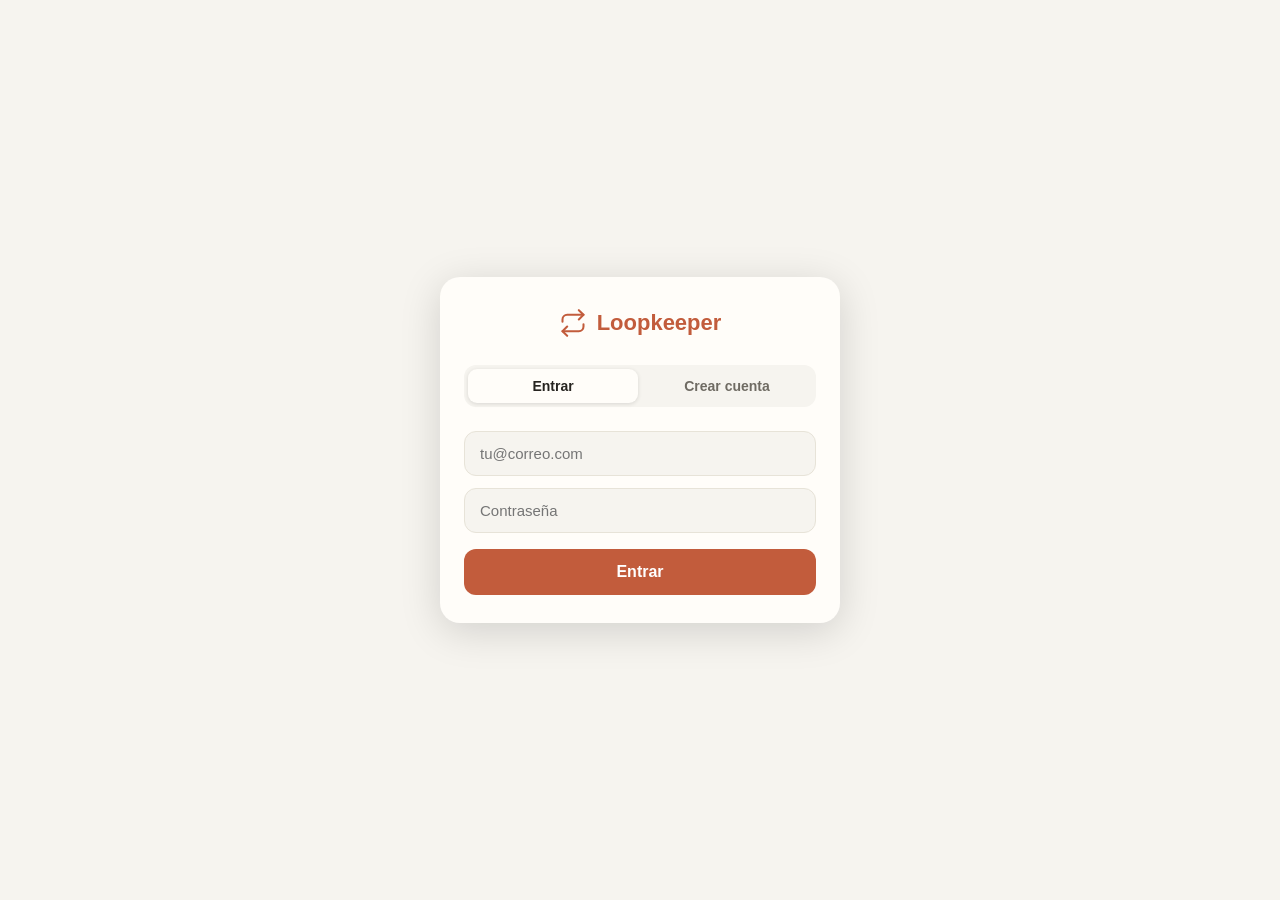
<file: index.html>
<!DOCTYPE html>
<html lang="es">
<head>
  <meta charset="UTF-8" />
  <meta name="viewport" content="width=device-width, initial-scale=1.0, viewport-fit=cover" />
  <meta name="theme-color" content="#f6f4ef" />
  <title>Loopkeeper — Todo lo que se repite, a la vista</title>
  <link rel="manifest" href="manifest.webmanifest" />
  <link rel="preconnect" href="https://fonts.googleapis.com" />
  <link rel="preconnect" href="https://fonts.gstatic.com" crossorigin />
  <link rel="stylesheet" href="https://fonts.googleapis.com/css2?family=Poppins:wght@700;800&display=swap" />
  <link rel="stylesheet" href="styles.css" />
</head>
<body>
  <div id="app">
    <header class="hd">
      <button class="burger" id="menu-toggle" aria-label="Menú" data-ico="menu"></button>
      <button class="avatar" id="avatar" aria-label="Foto de perfil" title="Toca para cambiar tu foto"></button>
      <div class="brand">
        <h1>Loopkeeper</h1>
        <p id="greeting">Todo lo que se repite, a la vista</p>
      </div>
      <button class="newbtn" id="add-btn"><span data-ico="plus"></span> Nuevo</button>
    </header>

    <main id="view"></main>
  </div>

  <!-- Menú lateral -->
  <div class="scrim" id="scrim" hidden></div>
  <nav class="drawer" id="drawer" aria-label="Navegación">
    <div class="dhead"><span class="lg" data-ico="repeat"></span><h2>Loopkeeper</h2></div>
    <div class="nav" id="nav"></div>
  </nav>

  <!-- Modal de formulario -->
  <div class="modal-overlay" id="modal-overlay" hidden>
    <div class="modal" id="modal"></div>
  </div>

  <!-- Input oculto para la foto de perfil -->
  <input id="avatar-file" type="file" accept="image/*" hidden />

  <!-- Input oculto para importar respaldo -->
  <input id="import-file" type="file" accept="application/json,.json" hidden />

  <!-- Input oculto para importar por foto (cámara o galería) -->
  <input id="photo-file" type="file" accept="image/*" capture="environment" hidden />

  <!-- Pantalla de autenticación (cubre todo hasta que el usuario inicia sesión) -->
  <div id="auth-screen" hidden></div>

  <script src="config.js"></script>
  <script src="app.js"></script>
</body>
</html>
</file>
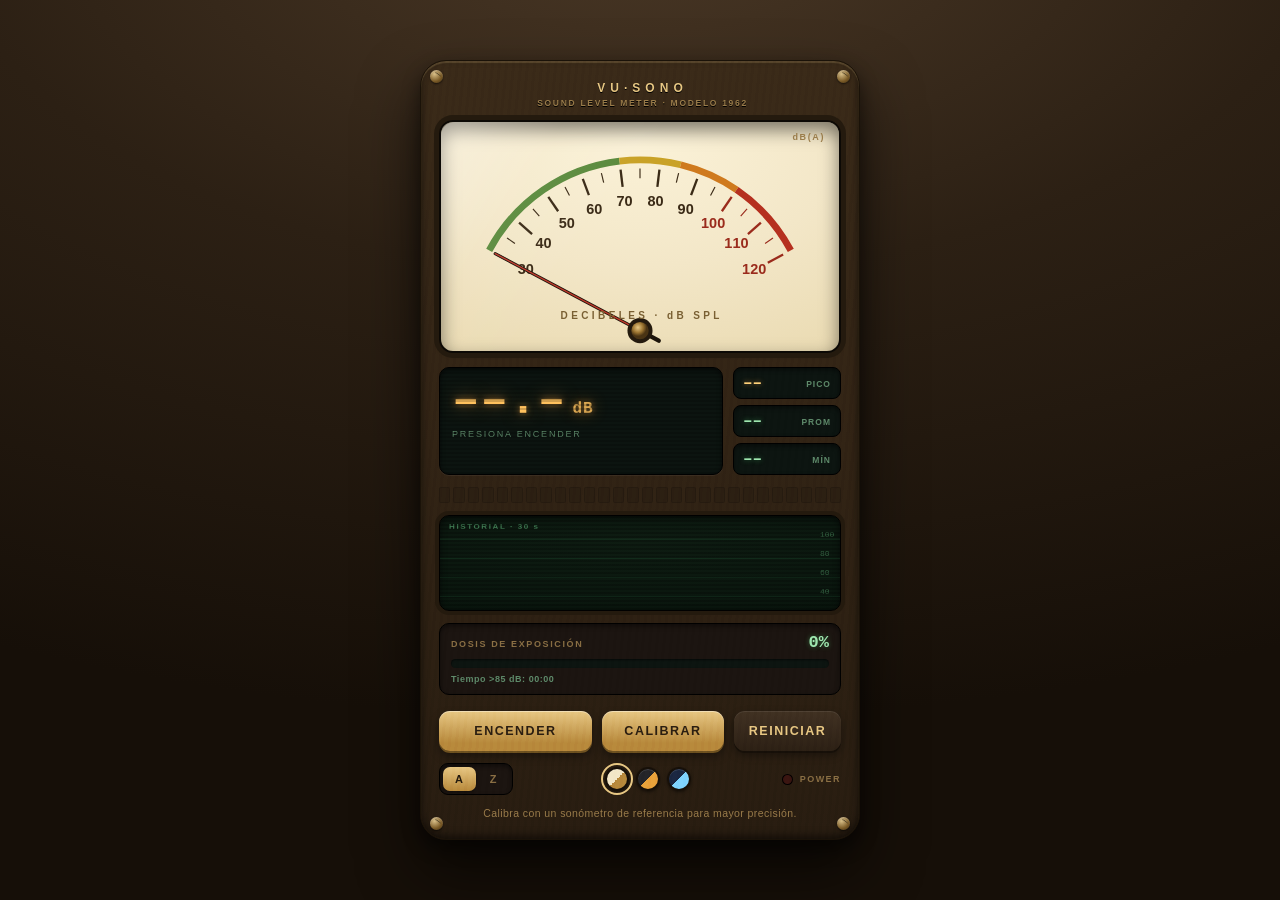
<file: decibel-meter/index.html>
<!DOCTYPE html>
<html lang="es">
<head>
<meta charset="UTF-8" />
<meta name="viewport" content="width=device-width, initial-scale=1.0, maximum-scale=1.0, user-scalable=no" />
<meta name="theme-color" content="#1b1410" />
<title>VU·SONO — Medidor de decibeles retro</title>
<style>
  :root{
    --ivory:#f3e7c8;
    --ivory-dark:#e6d5a8;
    --amber:#e8a13a;
    --amber-glow:#ffc15e;
    --ink:#2a1d10;
    --red:#c0392b;
    --green:#4caf50;
    --yellow:#f4c430;
    --bezel:#1b1410;
    --bezel-2:#332518;
    --brass:#b8893b;
    --brass-light:#e8c884;
    /* variables de carátula (tematizables) */
    --face-hi:#fbf2d8; --face:#f3e7c8; --face-lo:#e6d5a8;
    --tick:#3a2a16; --tick-red:#9a2b1c;
    --units:#7a6033; --wlabel:#9a7c4a;
    --needle-dark:#1c140a; --needle-red:#c0392b;
    --lcd:#ffc15e; --lcd-glow:rgba(255,170,70,.55);
  }
  html[data-theme="noir"]{
    --face-hi:#3c3c42; --face:#242428; --face-lo:#141417;
    --tick:#e8a13a; --tick-red:#ff7043;
    --units:#b88a3a; --wlabel:#c8923a;
    --needle-dark:#f0e0c0; --needle-red:#ff5a3c;
    --lcd:#ffc15e; --lcd-glow:rgba(255,170,70,.55);
  }
  html[data-theme="nocturne"]{
    --face-hi:#2c3e66; --face:#1a2742; --face-lo:#0f1a30;
    --tick:#a8c8ff; --tick-red:#ff9a7a;
    --units:#6f9ad6; --wlabel:#7fa8d8;
    --needle-dark:#dfeaff; --needle-red:#ff7a5a;
    --lcd:#7fd4ff; --lcd-glow:rgba(90,180,255,.55);
  }
  *{ box-sizing:border-box; -webkit-tap-highlight-color:transparent; }
  html,body{ height:100%; margin:0; }
  body{
    font-family:"Helvetica Neue",Arial,sans-serif;
    background:
      radial-gradient(120% 90% at 50% -10%, #4a3826 0%, #2c2014 45%, #160f08 100%);
    color:var(--ivory);
    display:flex; align-items:center; justify-content:center;
    min-height:100%; padding:18px;
    overflow-x:hidden;
  }

  /* ======================= GABINETE ======================= */
  .cabinet{
    width:min(440px,96vw);
    background:
      linear-gradient(180deg,#3a2a18 0%, #281c10 100%);
    border-radius:26px;
    padding:18px;
    box-shadow:
      0 2px 1px rgba(255,220,150,.18) inset,
      0 -3px 8px rgba(0,0,0,.6) inset,
      0 30px 60px rgba(0,0,0,.6),
      0 8px 18px rgba(0,0,0,.45);
    position:relative;
    border:1px solid #1a1208;
  }
  /* veta de madera sutil */
  .cabinet::before{
    content:""; position:absolute; inset:0; border-radius:26px; pointer-events:none;
    background:repeating-linear-gradient(96deg, rgba(0,0,0,.05) 0 3px, rgba(255,255,255,.012) 3px 7px);
    mix-blend-mode:overlay; opacity:.5;
  }
  .screw{ width:13px;height:13px;border-radius:50%;
    background:radial-gradient(circle at 35% 30%, #d9c089, #7a5a26 60%, #3a2a12);
    box-shadow:0 1px 1px rgba(255,255,255,.25) inset, 0 1px 2px rgba(0,0,0,.6);
    position:absolute; }
  .screw::after{ content:""; position:absolute; inset:3px; border-top:1.5px solid rgba(0,0,0,.55);
    transform:rotate(35deg); border-radius:2px; }
  .screw.tl{ top:9px; left:9px;} .screw.tr{ top:9px; right:9px;}
  .screw.bl{ bottom:9px; left:9px;} .screw.br{ bottom:9px; right:9px;}

  .brand{
    text-align:center; letter-spacing:.42em; font-size:12px; font-weight:700;
    color:var(--brass-light); text-shadow:0 1px 0 #000; margin:2px 0 12px;
    padding-left:.42em;
  }
  .brand small{ display:block; letter-spacing:.2em; font-size:8.5px; color:#9a7c4a; font-weight:600; margin-top:3px;}

  /* ======================= CARÁTULA DEL VU ======================= */
  .meter-face{
    position:relative; border-radius:14px; overflow:hidden;
    background:
      radial-gradient(120% 130% at 50% 8%, var(--face-hi) 0%, var(--face) 42%, var(--face-lo) 100%);
    border:2px solid #0c0905;
    box-shadow:0 0 0 5px #241a0e, 0 8px 18px rgba(0,0,0,.5) inset, 0 2px 4px rgba(0,0,0,.6);
    padding:6px 6px 0;
  }
  .meter-face svg{ display:block; width:100%; height:auto; }
  /* reflejo de vidrio */
  .glass{
    position:absolute; inset:0; pointer-events:none; border-radius:14px;
    background:linear-gradient(125deg, rgba(255,255,255,.34) 0%, rgba(255,255,255,.05) 22%, transparent 42%);
    mix-blend-mode:screen;
  }
  .units{ position:absolute; left:50%; transform:translateX(-50%); bottom:30px;
    font-size:10px; letter-spacing:.34em; color:var(--units); font-weight:700; padding-left:.34em;}
  .wlabel{ position:absolute; top:10px; right:14px; font-size:9px; letter-spacing:.18em;
    color:var(--wlabel); font-weight:700;}
  /* ticks, etiquetas y aguja siguen el tema */
  #dial .tk{ stroke:var(--tick); }
  #dial .tk.red{ stroke:var(--tick-red); }
  #dial .lb{ fill:var(--tick); }
  #dial .lb.red{ fill:var(--tick-red); }
  #dial #needle line{ stroke:var(--needle-dark); }
  #dial #needle line.nred{ stroke:var(--needle-red); }

  /* ======================= LECTOR DIGITAL ======================= */
  .readout{
    margin-top:14px; display:flex; gap:10px;
  }
  .lcd{
    flex:1; background:#0c1410; border-radius:10px; padding:10px 12px;
    border:1px solid #000;
    box-shadow:0 2px 5px rgba(0,0,0,.6) inset, 0 1px 0 rgba(255,255,255,.05);
    position:relative; overflow:hidden;
  }
  .lcd::after{ content:""; position:absolute; inset:0;
    background:repeating-linear-gradient(0deg, rgba(0,0,0,.18) 0 2px, transparent 2px 4px); pointer-events:none;}
  .lcd .big{
    font-family:"Courier New",monospace; font-weight:700; font-size:46px; line-height:1;
    color:var(--lcd);
    text-shadow:0 0 6px var(--lcd-glow), 0 0 18px var(--lcd-glow);
    letter-spacing:1px;
  }
  .lcd .big .u{ font-size:16px; margin-left:6px; opacity:.85; letter-spacing:1px;}
  .lcd .sub{ font-size:9px; letter-spacing:.2em; color:#5e8a6a; margin-top:5px; text-transform:uppercase;}
  .stats{
    width:108px; display:flex; flex-direction:column; gap:6px;
  }
  .stat{
    background:#0c1410; border-radius:8px; padding:6px 9px; border:1px solid #000;
    box-shadow:0 2px 4px rgba(0,0,0,.5) inset;
    display:flex; justify-content:space-between; align-items:baseline;
  }
  .stat b{ font-family:"Courier New",monospace; font-size:16px; color:#9fe6b0; text-shadow:0 0 5px rgba(80,220,120,.5);}
  .stat span{ font-size:8.5px; letter-spacing:.12em; color:#5e8a6a; font-weight:700;}
  .stat.peak b{ color:#ffd27a; text-shadow:0 0 5px rgba(255,180,80,.6);}

  /* ======================= ESCALERA DE LEDS ======================= */
  .ladder{ margin-top:12px; display:flex; gap:3px; height:16px; align-items:stretch;}
  .ladder i{ flex:1; border-radius:2px; background:#241a10;
    box-shadow:0 0 0 1px rgba(0,0,0,.5) inset; opacity:.32; transition:opacity .04s;}
  .ladder i.on{ opacity:1; }

  /* ======================= OSCILOSCOPIO ======================= */
  .scope{ margin-top:12px; position:relative; border-radius:10px; overflow:hidden;
    background:radial-gradient(120% 120% at 50% 30%, #0e1c12 0%, #07120b 100%);
    border:1px solid #000; box-shadow:0 2px 6px rgba(0,0,0,.6) inset, 0 0 0 4px #241a0e;
    height:96px;}
  .scope canvas{ display:block; width:100%; height:100%;}
  .scope::after{ content:""; position:absolute; inset:0; pointer-events:none;
    background:repeating-linear-gradient(0deg, rgba(0,0,0,.22) 0 2px, transparent 2px 4px);}
  .scope-label{ position:absolute; top:6px; left:9px; font-size:8px; letter-spacing:.2em;
    color:#3f7a52; font-weight:700;}

  /* ======================= DOSÍMETRO ======================= */
  .dose{ margin-top:12px; background:#1b1410; border-radius:10px; padding:9px 11px 10px;
    border:1px solid #000; box-shadow:0 2px 5px rgba(0,0,0,.5) inset;}
  .dose-head{ display:flex; justify-content:space-between; align-items:baseline; margin-bottom:7px;}
  .dose-title{ font-size:9px; letter-spacing:.18em; color:#8a6f44; font-weight:700;}
  .dose-pct{ font-family:"Courier New",monospace; font-weight:700; font-size:17px; color:#9fe6b0;
    text-shadow:0 0 5px rgba(80,220,120,.4);}
  .dose-bar{ height:9px; border-radius:5px; background:#0c1410; overflow:hidden;
    box-shadow:0 1px 2px rgba(0,0,0,.6) inset;}
  .dose-bar i{ display:block; height:100%; width:0%; border-radius:5px; background:var(--green);
    transition:width .25s, background .25s;}
  .dose-foot{ margin-top:6px; font-size:9px; letter-spacing:.06em; color:#5e8a6a; font-weight:600;}
  .dose.warn .dose-pct{ color:#ff8a6a; text-shadow:0 0 6px rgba(255,90,50,.6);}
  .dose.warn .dose-foot{ color:#e08a6a;}

  /* ======================= CONTROLES ======================= */
  .controls{ margin-top:16px; display:flex; gap:10px; align-items:center;}
  .btn{
    flex:1; cursor:pointer; border:none; border-radius:11px; padding:13px 10px;
    font-weight:700; letter-spacing:.12em; font-size:12.5px; text-transform:uppercase;
    color:#2a1d10;
    background:linear-gradient(180deg, var(--brass-light), var(--brass) 80%);
    box-shadow:0 2px 0 #6e511f, 0 5px 10px rgba(0,0,0,.4), 0 1px 0 rgba(255,255,255,.4) inset;
    transition:transform .06s, box-shadow .06s; user-select:none;
  }
  .btn:active{ transform:translateY(2px); box-shadow:0 0 0 #6e511f, 0 2px 5px rgba(0,0,0,.4) inset;}
  .btn.power{ flex:1.3; }
  .btn.power.live{ background:linear-gradient(180deg,#e88a5a,#c0392b 85%); box-shadow:0 2px 0 #7d1f15, 0 5px 12px rgba(192,57,43,.5), 0 1px 0 rgba(255,255,255,.3) inset; color:#fff;}
  .btn.ghost{ background:linear-gradient(180deg,#403122,#2c2014); color:var(--brass-light); box-shadow:0 2px 0 #160f08, 0 4px 8px rgba(0,0,0,.4), 0 1px 0 rgba(255,255,255,.08) inset; flex:.85;}

  /* fila inferior: ponderación + LED de encendido */
  .strip{ margin-top:12px; display:flex; align-items:center; gap:10px; justify-content:space-between; flex-wrap:wrap;}
  .themes{ display:flex; gap:7px; }
  .sw{ width:24px; height:24px; border-radius:50%; cursor:pointer; padding:0;
    border:2px solid #160f08;
    background:linear-gradient(135deg, var(--s1) 0 50%, var(--s2) 50% 100%);
    box-shadow:0 1px 3px rgba(0,0,0,.5), 0 1px 0 rgba(255,255,255,.15) inset; transition:transform .08s;}
  .sw:active{ transform:scale(.92); }
  .sw.sel{ outline:2px solid var(--brass-light); outline-offset:2px; }
  .toggle{ display:flex; background:#1b1410; border-radius:9px; padding:3px; gap:2px; border:1px solid #000;
    box-shadow:0 2px 4px rgba(0,0,0,.5) inset;}
  .toggle button{ border:none; background:transparent; color:#8a6f44; font-weight:700; font-size:11px;
    padding:6px 12px; border-radius:7px; cursor:pointer; letter-spacing:.08em;}
  .toggle button.sel{ background:linear-gradient(180deg,var(--brass-light),var(--brass)); color:#241a0e;
    box-shadow:0 1px 3px rgba(0,0,0,.4);}
  .powerled{ display:flex; align-items:center; gap:7px; font-size:9px; letter-spacing:.16em; color:#8a6f44; font-weight:700;}
  .powerled .dot{ width:11px;height:11px;border-radius:50%; background:#3a1410;
    box-shadow:0 0 0 1px #000 inset; transition:.2s;}
  .powerled.on .dot{ background:#ff5a3c; box-shadow:0 0 8px rgba(255,80,50,.9), 0 0 14px rgba(255,60,30,.6);}

  /* ======================= PANEL DE CALIBRACIÓN ======================= */
  .overlay{ position:fixed; inset:0; background:rgba(8,5,2,.72); backdrop-filter:blur(3px);
    display:none; align-items:center; justify-content:center; padding:18px; z-index:20;}
  .overlay.show{ display:flex; }
  .cal{
    width:min(380px,94vw); background:linear-gradient(180deg,#f6ecd2,#e7d6ab);
    border-radius:18px; color:#2a1d10; padding:20px; position:relative;
    box-shadow:0 0 0 5px #241a0e, 0 30px 60px rgba(0,0,0,.6); border:2px solid #0c0905;
  }
  .cal h2{ margin:0 0 4px; font-size:17px; letter-spacing:.04em;}
  .cal p{ margin:0 0 14px; font-size:12px; line-height:1.5; color:#6a512c;}
  .cal .row{ margin-bottom:14px;}
  .cal label{ display:block; font-size:10px; font-weight:700; letter-spacing:.12em; text-transform:uppercase; color:#7a6033; margin-bottom:6px;}
  .liveval{ font-family:"Courier New",monospace; font-weight:700; font-size:28px; color:#9a4318;
    background:#fff8e8; border-radius:9px; padding:8px 12px; text-align:center; border:1px solid #d3bd8a;}
  .cal input[type=number]{ width:100%; font-size:20px; font-weight:700; padding:10px 12px; border-radius:9px;
    border:1px solid #c3aa74; background:#fffaf0; color:#2a1d10; text-align:center; font-family:"Courier New",monospace;}
  .cal .slider{ display:flex; align-items:center; gap:10px;}
  .cal input[type=range]{ flex:1; accent-color:var(--brass);}
  .cal .offval{ font-family:"Courier New",monospace; font-weight:700; min-width:64px; text-align:right; font-size:15px;}
  .cal .actions{ display:flex; gap:9px; margin-top:6px;}
  .cal .actions .btn{ flex:1; }
  .cal .btn.dim{ background:linear-gradient(180deg,#d8c69a,#bda468); box-shadow:0 2px 0 #8a7038;}
  .cal .presets-row{ border-top:1px dashed #c3aa74; padding-top:14px; margin-top:4px;}
  .cal .presets-hint{ font-size:10.5px; color:#8a6f44; margin:-2px 0 10px; line-height:1.5;}
  .presets{ display:flex; flex-wrap:wrap; gap:7px;}
  .chip{ flex:1 1 28%; cursor:pointer; border:1px solid #c3aa74; border-radius:10px;
    background:#fffaf0; color:#2a1d10; padding:8px 6px; font-size:11px; font-weight:700;
    display:flex; flex-direction:column; align-items:center; gap:2px; line-height:1.1;
    box-shadow:0 1px 2px rgba(0,0,0,.12); transition:transform .06s, background .1s;}
  .chip small{ font-family:"Courier New",monospace; font-size:9.5px; color:#9a4318; font-weight:700;}
  .chip:hover{ background:#fff3da;}
  .chip:active{ transform:translateY(1px); background:var(--brass-light);}
  .cal .hint{ font-size:10.5px; color:#8a6f44; margin-top:12px; line-height:1.5; border-top:1px dashed #c3aa74; padding-top:10px;}
  .cal .close{ position:absolute; top:12px; right:14px; cursor:pointer; font-size:22px; color:#9a7c4a; border:none; background:none; line-height:1;}

  .hint-msg{ text-align:center; font-size:10.5px; color:#9a7c4a; margin-top:12px; min-height:14px; letter-spacing:.04em;}
  a.foot{ color:#9a7c4a;}
</style>
</head>
<body>
  <main class="cabinet">
    <span class="screw tl"></span><span class="screw tr"></span>
    <span class="screw bl"></span><span class="screw br"></span>

    <div class="brand">VU·SONO<small>SOUND LEVEL METER · MODELO 1962</small></div>

    <!-- ===== CARÁTULA VU ANALÓGICA ===== -->
    <div class="meter-face">
      <span class="wlabel" id="wlabel">dB(A)</span>
      <svg id="dial" viewBox="0 0 400 232" aria-label="Medidor analógico de decibeles">
        <!-- arcos de color, ticks, etiquetas y aguja se generan por JS -->
        <g id="zones"></g>
        <g id="ticks"></g>
        <g id="labels" font-family="Helvetica Neue, Arial, sans-serif"></g>
        <!-- aguja -->
        <g id="needle">
          <line x1="200" y1="210" x2="200" y2="40" stroke="#1c140a" stroke-width="3.2" stroke-linecap="round"/>
          <line class="nred" x1="200" y1="210" x2="200" y2="40" stroke="#c0392b" stroke-width="1.4" stroke-linecap="round"/>
          <line x1="200" y1="210" x2="200" y2="232" stroke="#1c140a" stroke-width="4.5" stroke-linecap="round"/>
        </g>
        <!-- tornillo central / pivote -->
        <circle cx="200" cy="210" r="13" fill="#241a0e"/>
        <circle cx="200" cy="210" r="9" fill="url(#pivot)"/>
        <defs>
          <radialGradient id="pivot" cx="38%" cy="32%">
            <stop offset="0" stop-color="#e8c884"/><stop offset="0.6" stop-color="#9a7330"/><stop offset="1" stop-color="#4a3414"/>
          </radialGradient>
        </defs>
      </svg>
      <span class="units">DECIBELES · dB SPL</span>
      <div class="glass"></div>
    </div>

    <!-- ===== LECTOR DIGITAL ===== -->
    <div class="readout">
      <div class="lcd">
        <div class="big"><span id="dbNow">––.–</span><span class="u">dB</span></div>
        <div class="sub" id="descNow">presiona ENCENDER</div>
      </div>
      <div class="stats">
        <div class="stat peak"><b id="dbPeak">––</b><span>PICO</span></div>
        <div class="stat"><b id="dbAvg">––</b><span>PROM</span></div>
        <div class="stat"><b id="dbMin">––</b><span>MÍN</span></div>
      </div>
    </div>

    <!-- ===== ESCALERA DE LEDS ===== -->
    <div class="ladder" id="ladder"></div>

    <!-- ===== OSCILOSCOPIO / HISTORIAL ===== -->
    <div class="scope">
      <canvas id="scope"></canvas>
      <span class="scope-label">HISTORIAL · 30 s</span>
    </div>

    <!-- ===== DOSÍMETRO DE EXPOSICIÓN ===== -->
    <div class="dose" id="dose">
      <div class="dose-head">
        <span class="dose-title">DOSIS DE EXPOSICIÓN</span>
        <span class="dose-pct" id="dosePct">0%</span>
      </div>
      <div class="dose-bar"><i id="doseFill"></i></div>
      <div class="dose-foot"><span id="doseMsg">Tiempo &gt;85 dB: 00:00</span></div>
    </div>

    <!-- ===== CONTROLES ===== -->
    <div class="controls">
      <button class="btn power" id="btnPower">Encender</button>
      <button class="btn" id="btnCal">Calibrar</button>
      <button class="btn ghost" id="btnReset">Reiniciar</button>
    </div>

    <div class="strip">
      <div class="toggle" id="weighting">
        <button data-w="A" class="sel">A</button>
        <button data-w="Z">Z</button>
      </div>
      <div class="themes" id="themes" title="Tema de la carátula">
        <button data-theme="classic" class="sw sel" style="--s1:#f3e7c8;--s2:#b8893b" aria-label="Marfil clásico"></button>
        <button data-theme="noir" class="sw" style="--s1:#242428;--s2:#e8a13a" aria-label="Negra ámbar"></button>
        <button data-theme="nocturne" class="sw" style="--s1:#1a2742;--s2:#7fd4ff" aria-label="Azul nocturno"></button>
      </div>
      <div class="powerled" id="powerled"><span class="dot"></span>POWER</div>
    </div>

    <div class="hint-msg" id="hint">Calibra con un sonómetro de referencia para mayor precisión.</div>
  </main>

  <!-- ===== OVERLAY DE CALIBRACIÓN ===== -->
  <div class="overlay" id="overlay">
    <div class="cal">
      <button class="close" id="calClose">×</button>
      <h2>Calibración</h2>
      <p>El micrófono entrega un nivel relativo. Para mostrar dB SPL reales, indícale cuánto marca un sonómetro confiable en este mismo momento y lugar.</p>

      <div class="row">
        <label>Lectura actual sin calibrar</label>
        <div class="liveval"><span id="calLive">––.–</span> dB</div>
      </div>

      <div class="row">
        <label>Valor de referencia (sonómetro real)</label>
        <input type="number" id="calRef" inputmode="decimal" placeholder="ej. 65.0" step="0.1" />
      </div>

      <div class="row">
        <label>Ajuste manual (offset)</label>
        <div class="slider">
          <input type="range" id="calSlider" min="-30" max="120" step="0.5" value="90" />
          <span class="offval"><span id="calOff">+90.0</span></span>
        </div>
      </div>

      <div class="actions">
        <button class="btn" id="calApply">Calibrar aquí</button>
        <button class="btn dim" id="calReset">Restablecer</button>
      </div>

      <div class="row presets-row">
        <label>¿No tienes sonómetro? Calibra con un sonido conocido</label>
        <p class="presets-hint">Coloca el teléfono en la situación indicada y toca el botón: la app mide ~1&nbsp;s y ajusta la escala a ese nivel típico.</p>
        <div class="presets" id="presets">
          <button class="chip" data-db="30">🤫 Silencio<small>30 dB</small></button>
          <button class="chip" data-db="40">😶 Susurro<small>40 dB</small></button>
          <button class="chip" data-db="60">🗣️ Conversación<small>60 dB</small></button>
          <button class="chip" data-db="75">🚗 Tráfico<small>75 dB</small></button>
          <button class="chip" data-db="85">🏙️ Calle ruidosa<small>85 dB</small></button>
        </div>
      </div>

      <div class="hint">Consejo: también puedes mover el deslizador a mano hasta que la aguja coincida con un nivel que conozcas. La calibración se guarda automáticamente.</div>
    </div>
  </div>

<script>
(()=>{
  "use strict";

  /* ============ CONFIG DEL DIAL ============ */
  const DB_MIN=30, DB_MAX=120;      // rango de la escala
  const A_DEG=-62, B_DEG=62;        // ángulos extremos de la aguja (0 = arriba)
  const CX=200, CY=210, R=168;      // pivote y radio de los ticks
  const NS="http://www.w3.org/2000/svg";

  const dbToAngle = db => {
    const t=(clamp(db,DB_MIN,DB_MAX)-DB_MIN)/(DB_MAX-DB_MIN);
    return A_DEG + t*(B_DEG-A_DEG);
  };
  const polar = (angDeg, r)=>{
    const a=angDeg*Math.PI/180;
    return [CX + r*Math.sin(a), CY - r*Math.cos(a)];
  };
  function clamp(v,a,b){ return v<a?a:v>b?b:v; }

  /* ============ DIBUJAR LA CARÁTULA ============ */
  const zones=document.getElementById('zones');
  const ticksG=document.getElementById('ticks');
  const labelsG=document.getElementById('labels');

  // arcos de color por tramos
  const bands=[
    [30,70,'#5a8a3c'],   // verde
    [70,85,'#c9a227'],   // amarillo
    [85,100,'#cf7a1e'],  // naranja
    [100,120,'#b5301f'], // rojo
  ];
  function arcPath(d0,d1,r){
    const [x0,y0]=polar(dbToAngle(d0),r);
    const [x1,y1]=polar(dbToAngle(d1),r);
    const large = Math.abs(dbToAngle(d1)-dbToAngle(d0))>180?1:0;
    return `M ${x0} ${y0} A ${r} ${r} 0 ${large} 1 ${x1} ${y1}`;
  }
  bands.forEach(([d0,d1,c])=>{
    const p=document.createElementNS(NS,'path');
    p.setAttribute('d',arcPath(d0,d1,R+9));
    p.setAttribute('stroke',c); p.setAttribute('stroke-width','7');
    p.setAttribute('fill','none'); p.setAttribute('stroke-linecap','butt');
    zones.appendChild(p);
  });

  // ticks: mayores cada 10, menores cada 5
  for(let db=DB_MIN; db<=DB_MAX; db+=5){
    const major = db%10===0;
    const ang=dbToAngle(db);
    const [x0,y0]=polar(ang, R);
    const [x1,y1]=polar(ang, R-(major?18:10));
    const l=document.createElementNS(NS,'line');
    l.setAttribute('x1',x0);l.setAttribute('y1',y0);
    l.setAttribute('x2',x1);l.setAttribute('y2',y1);
    l.setAttribute('class', db>=100?'tk red':'tk');
    l.setAttribute('stroke-width', major?2.4:1.2);
    ticksG.appendChild(l);
    if(major){
      const [lx,ly]=polar(ang, R-34);
      const t=document.createElementNS(NS,'text');
      t.setAttribute('x',lx);t.setAttribute('y',ly+4);
      t.setAttribute('text-anchor','middle');
      t.setAttribute('font-size','15');
      t.setAttribute('font-weight','700');
      t.setAttribute('class', db>=100?'lb red':'lb');
      t.textContent=db;
      labelsG.appendChild(t);
    }
  }

  /* ============ ESCALERA DE LEDS ============ */
  const ladder=document.getElementById('ladder');
  const LED_N=28;
  const leds=[];
  for(let i=0;i<LED_N;i++){
    const el=document.createElement('i');
    const frac=i/(LED_N-1);
    const col = frac<0.55?'#4caf50' : frac<0.78?'#f4c430' : '#e8552d';
    el.dataset.col=col;
    el.style.background='#241a10';
    ladder.appendChild(el); leds.push(el);
  }

  /* ============ ESTADO ============ */
  const needle=document.getElementById('needle');
  const elNow=document.getElementById('dbNow');
  const elDesc=document.getElementById('descNow');
  const elPeak=document.getElementById('dbPeak');
  const elAvg=document.getElementById('dbAvg');
  const elMin=document.getElementById('dbMin');
  const btnPower=document.getElementById('btnPower');
  const powerled=document.getElementById('powerled');
  const hint=document.getElementById('hint');

  let audioCtx=null, analyser=null, micStream=null, raf=null, srcNode=null;
  let running=false;
  let weighting='A';
  let offset = parseFloat(localStorage.getItem('vusono.offset'));
  if(isNaN(offset)) offset=90;          // offset por defecto razonable
  let needleDb=DB_MIN;                    // posición suavizada de la aguja

  /* ============ OSCILOSCOPIO ============ */
  const scopeCv=document.getElementById('scope');
  const sctx=scopeCv.getContext('2d');
  const HIST_SECONDS=30, HIST_HZ=20, HIST_N=HIST_SECONDS*HIST_HZ; // 600 muestras
  const history=new Array(HIST_N).fill(null);
  let lastPush=0;
  let scopeW=0, scopeH=0;
  function sizeScope(){
    const r=scopeCv.getBoundingClientRect();
    const dpr=window.devicePixelRatio||1;
    scopeW=r.width; scopeH=r.height;
    scopeCv.width=Math.round(r.width*dpr);
    scopeCv.height=Math.round(r.height*dpr);
    sctx.setTransform(dpr,0,0,dpr,0,0);
    drawScope();
  }
  window.addEventListener('resize', sizeScope);

  function pushHistory(db){
    const now=performance.now();
    if(now-lastPush < 1000/HIST_HZ) return;
    lastPush=now;
    history.push(clamp(db,DB_MIN,DB_MAX)); history.shift();
  }

  function drawScope(){
    if(!scopeW) return;
    const W=scopeW, H=scopeH, pad=4;
    sctx.clearRect(0,0,W,H);
    // rejilla horizontal en niveles de referencia
    sctx.lineWidth=1; sctx.font='8px Courier New';
    [40,60,80,100].forEach(lv=>{
      const y=H-pad-((lv-DB_MIN)/(DB_MAX-DB_MIN))*(H-2*pad);
      sctx.strokeStyle='rgba(80,200,120,.14)'; sctx.beginPath();
      sctx.moveTo(0,y); sctx.lineTo(W,y); sctx.stroke();
      sctx.fillStyle='rgba(120,220,150,.4)'; sctx.fillText(lv, W-20, y-2);
    });
    // trazo de fósforo
    sctx.beginPath();
    let started=false;
    for(let i=0;i<HIST_N;i++){
      const v=history[i]; if(v==null){ started=false; continue; }
      const x=(i/(HIST_N-1))*W;
      const y=H-pad-((v-DB_MIN)/(DB_MAX-DB_MIN))*(H-2*pad);
      if(!started){ sctx.moveTo(x,y); started=true; } else sctx.lineTo(x,y);
    }
    sctx.strokeStyle='#5af08c'; sctx.lineWidth=1.6;
    sctx.shadowColor='rgba(90,240,140,.8)'; sctx.shadowBlur=6;
    sctx.stroke(); sctx.shadowBlur=0;
  }
  let peak=-Infinity, min=Infinity, sum=0, count=0, peakHold=DB_MIN, peakHoldT=0;
  let dose=0, timeAbove=0, lastFrame=0;   // dosis NIOSH, segundos >85 dB

  const elDosePct=document.getElementById('dosePct');
  const elDoseFill=document.getElementById('doseFill');
  const elDoseMsg=document.getElementById('doseMsg');
  const elDose=document.getElementById('dose');

  function accumulateDose(db){
    const now=performance.now();
    if(lastFrame){
      const dt=Math.min((now-lastFrame)/1000, 0.5);   // s (acotado por si hubo pausa)
      const allowed=28800*Math.pow(2,(85-db)/3);        // tiempo permitido NIOSH (s)
      dose += dt/allowed;
      if(db>=85) timeAbove+=dt;
    }
    lastFrame=now;
  }
  function fmtTime(s){
    s=Math.floor(s); const m=Math.floor(s/60);
    return String(m).padStart(2,'0')+':'+String(s%60).padStart(2,'0');
  }
  function updateDose(){
    const pct=dose*100;
    elDosePct.textContent = pct<1000 ? pct.toFixed(pct<10?1:0)+'%' : '999+%';
    elDoseFill.style.width=Math.min(100,pct)+'%';
    elDoseFill.style.background = pct>=100?'var(--red)':pct>=50?'var(--yellow)':'var(--green)';
    elDose.classList.toggle('warn', pct>=100);
    elDoseMsg.textContent='Tiempo >85 dB: '+fmtTime(timeAbove)+(pct>=100?' · ¡límite diario alcanzado!':'');
  }

  // curva de ponderación A (ganancia en dB por frecuencia)
  function aWeight(f){
    const f2=f*f;
    const ra=(12194**2*f2*f2)/((f2+20.6**2)*Math.sqrt((f2+107.7**2)*(f2+737.9**2))*(f2+12194**2));
    return 20*Math.log10(ra)+2.00;
  }

  /* ============ AUDIO ============ */
  async function start(){
    try{
      micStream=await navigator.mediaDevices.getUserMedia({audio:{
        echoCancellation:false, noiseSuppression:false, autoGainControl:false
      }});
    }catch(e){
      hint.textContent='No se pudo acceder al micrófono. Revisa los permisos del navegador.';
      return;
    }
    audioCtx=new (window.AudioContext||window.webkitAudioContext)();
    srcNode=audioCtx.createMediaStreamSource(micStream);
    analyser=audioCtx.createAnalyser();
    analyser.fftSize=4096;
    analyser.smoothingTimeConstant=0.0;
    srcNode.connect(analyser);

    running=true;
    btnPower.textContent='Apagar';
    btnPower.classList.add('live');
    powerled.classList.add('on');
    elDesc.textContent='midiendo…';
    hint.textContent='Mantén el dispositivo quieto para una lectura estable.';
    resetStats();
    loop();
  }

  function stop(){
    running=false;
    if(raf) cancelAnimationFrame(raf);
    if(micStream) micStream.getTracks().forEach(t=>t.stop());
    if(audioCtx) audioCtx.close();
    audioCtx=analyser=micStream=srcNode=null;
    btnPower.textContent='Encender';
    btnPower.classList.remove('live');
    powerled.classList.remove('on');
    elDesc.textContent='detenido';
    // dejar la aguja caer suavemente a cero
    fallToZero();
  }

  function fallToZero(){
    if(running) return;
    needleDb += (DB_MIN-needleDb)*0.12;
    setNeedle(needleDb);
    if(Math.abs(needleDb-DB_MIN)>0.4) requestAnimationFrame(fallToZero);
  }

  const freqBuf = new Float32Array(2048);

  function measure(){
    // datos de frecuencia en dBFS
    analyser.getFloatFrequencyData(freqBuf.subarray(0, analyser.frequencyBinCount));
    const bins=analyser.frequencyBinCount;
    const nyq=audioCtx.sampleRate/2;
    let power=0;
    for(let i=1;i<bins;i++){
      const mag=freqBuf[i];                 // dBFS
      if(mag===-Infinity) continue;
      const f=i*nyq/bins;
      let p=Math.pow(10, mag/10);           // potencia lineal
      if(weighting==='A'){
        p *= Math.pow(10, aWeight(f)/10);
      }
      power+=p;
    }
    const dbfs = 10*Math.log10(power+1e-12);
    return dbfs + offset;                    // dB SPL aprox.
  }

  function loop(){
    if(!running) return;
    const db = measure();
    const shown = clamp(db, 0, 140);

    // suavizado tipo balística VU (ataque rápido, caída lenta)
    const k = shown>needleDb ? 0.5 : 0.12;
    needleDb += (clamp(shown,DB_MIN,DB_MAX)-needleDb)*k;
    setNeedle(needleDb);

    // lectura digital
    elNow.textContent = shown.toFixed(1).padStart(4,'0');
    elDesc.textContent = describe(shown);

    // estadísticas
    if(shown>peak) peak=shown;
    if(shown<min) min=shown;
    sum+=shown; count++;
    elPeak.textContent=Math.round(peak);
    elAvg.textContent=Math.round(sum/count);
    elMin.textContent=Math.round(min);

    // peak-hold visual en la escalera
    const now=performance.now();
    if(shown>=peakHold || now-peakHoldT>900){ peakHold=shown; peakHoldT=now; }

    // escalera de LEDs
    const lit = Math.round(((clamp(shown,DB_MIN,DB_MAX)-DB_MIN)/(DB_MAX-DB_MIN))*LED_N);
    const holdIdx = Math.round(((clamp(peakHold,DB_MIN,DB_MAX)-DB_MIN)/(DB_MAX-DB_MIN))*LED_N)-1;
    for(let i=0;i<LED_N;i++){
      const on = i<lit || i===holdIdx;
      leds[i].classList.toggle('on', on);
      leds[i].style.background = on ? leds[i].dataset.col : '#241a10';
    }

    // dosis de exposición
    accumulateDose(shown);
    updateDose();

    // historial / osciloscopio
    pushHistory(shown);
    drawScope();

    // sincronizar slider/overlay si está abierto
    if(overlay.classList.contains('show')) calLive.textContent=db.toFixed(1);

    raf=requestAnimationFrame(loop);
  }

  function setNeedle(db){
    needle.setAttribute('transform', `rotate(${dbToAngle(db)} ${CX} ${CY})`);
  }
  setNeedle(DB_MIN);
  sizeScope();

  function describe(db){
    if(db<35) return 'silencio · biblioteca';
    if(db<50) return 'ambiente tranquilo';
    if(db<65) return 'conversación normal';
    if(db<80) return 'tráfico · oficina ruidosa';
    if(db<90) return 'ruidoso · precaución';
    if(db<100) return 'muy ruidoso';
    return '¡peligroso! usa protección';
  }

  function resetStats(){
    peak=-Infinity; min=Infinity; sum=0; count=0; peakHold=DB_MIN;
    elPeak.textContent='––'; elAvg.textContent='––'; elMin.textContent='––';
    dose=0; timeAbove=0; lastFrame=0; updateDose();
    history.fill(null); drawScope();
  }

  /* ============ CONTROLES ============ */
  btnPower.addEventListener('click', ()=> running?stop():start());
  document.getElementById('btnReset').addEventListener('click', ()=>{
    resetStats();
    if(running){ elDesc.textContent='estadísticas reiniciadas'; }
  });

  // ===== selector de temas de carátula =====
  function applyTheme(name){
    document.documentElement.dataset.theme = name==='classic'?'':name;
    document.querySelectorAll('#themes .sw').forEach(s=>s.classList.toggle('sel', s.dataset.theme===name));
    localStorage.setItem('vusono.theme', name);
  }
  document.querySelectorAll('#themes .sw').forEach(s=>{
    s.addEventListener('click', ()=>applyTheme(s.dataset.theme));
  });
  applyTheme(localStorage.getItem('vusono.theme') || 'classic');

  document.querySelectorAll('#weighting button').forEach(b=>{
    b.addEventListener('click', ()=>{
      weighting=b.dataset.w;
      document.querySelectorAll('#weighting button').forEach(x=>x.classList.toggle('sel', x===b));
      document.getElementById('wlabel').textContent = weighting==='A' ? 'dB(A)' : 'dB(Z)';
    });
  });

  /* ============ CALIBRACIÓN ============ */
  const overlay=document.getElementById('overlay');
  const calLive=document.getElementById('calLive');
  const calRef=document.getElementById('calRef');
  const calSlider=document.getElementById('calSlider');
  const calOff=document.getElementById('calOff');

  function syncOffUI(){
    calSlider.value=offset.toFixed(1);
    calOff.textContent=(offset>=0?'+':'')+offset.toFixed(1);
  }
  document.getElementById('btnCal').addEventListener('click', ()=>{
    syncOffUI(); calRef.value='';
    overlay.classList.add('show');
    if(!running) calLive.textContent='––.–';
  });
  document.getElementById('calClose').addEventListener('click', ()=>overlay.classList.remove('show'));
  overlay.addEventListener('click', e=>{ if(e.target===overlay) overlay.classList.remove('show'); });

  calSlider.addEventListener('input', ()=>{
    offset=parseFloat(calSlider.value);
    calOff.textContent=(offset>=0?'+':'')+offset.toFixed(1);
    saveOffset();
  });

  let calibrating=false;
  // Promedia la lectura ~1 s y ajusta el offset para que el nivel actual = refDb
  function calibrateTo(refDb, label){
    if(!running){ flashHint('Enciende el medidor para calibrar.'); return; }
    if(calibrating) return;
    calibrating=true;
    flashHint('Midiendo referencia…');
    const samples=[]; const t0=performance.now();
    (function sample(){
      samples.push(measure()-offset);       // nivel relativo (sin offset)
      if(performance.now()-t0<900){ setTimeout(sample,40); return; }
      const rel=samples.reduce((a,b)=>a+b,0)/samples.length;
      offset = refDb - rel;
      saveOffset(); syncOffUI();
      calibrating=false;
      flashHint('Calibrado con '+label+': ahora marca ~'+refDb.toFixed(0)+' dB.');
      overlay.classList.remove('show');
    })();
  }

  document.getElementById('calApply').addEventListener('click', ()=>{
    const ref=parseFloat(calRef.value);
    if(isNaN(ref)){ flashHint('Escribe el valor de tu sonómetro de referencia.'); return; }
    calibrateTo(ref, 'la referencia');
  });

  // calibración rápida con sonidos conocidos
  document.querySelectorAll('#presets .chip').forEach(c=>{
    c.addEventListener('click', ()=> calibrateTo(parseFloat(c.dataset.db), c.textContent.replace(/\d+\s*dB/,'').trim()));
  });

  document.getElementById('calReset').addEventListener('click', ()=>{
    offset=90; saveOffset(); syncOffUI();
    flashHint('Calibración restablecida (offset +90).');
  });

  function saveOffset(){ localStorage.setItem('vusono.offset', offset.toFixed(2)); }
  let hintTimer=null;
  function flashHint(msg){
    hint.textContent=msg;
    clearTimeout(hintTimer);
    hintTimer=setTimeout(()=>{ hint.textContent='Calibra con un sonómetro de referencia para mayor precisión.'; },4000);
  }

  // teclas: barra espaciadora = encender/apagar
  document.addEventListener('keydown', e=>{
    if(e.code==='Space' && !overlay.classList.contains('show') && e.target.tagName!=='INPUT'){
      e.preventDefault(); running?stop():start();
    }
    if(e.key==='Escape') overlay.classList.remove('show');
  });
})();
</script>
</body>
</html>
</file>
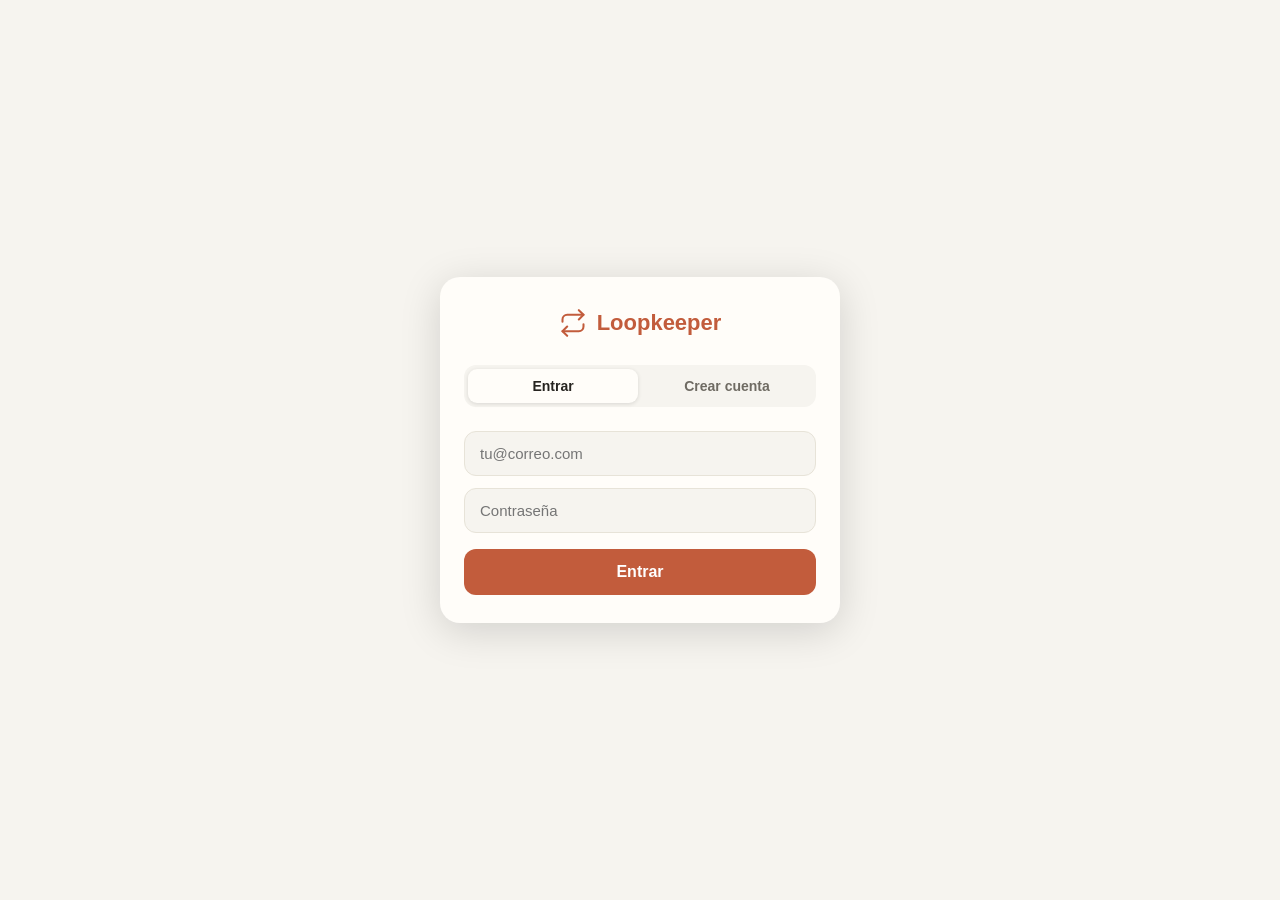
<file: standalone.html>
<!DOCTYPE html>
<html lang="es">
<head>
  <meta charset="UTF-8" />
  <meta name="viewport" content="width=device-width, initial-scale=1.0, viewport-fit=cover" />
  <meta name="theme-color" content="#f6f4ef" />
  <meta name="apple-mobile-web-app-capable" content="yes" />
  <meta name="mobile-web-app-capable" content="yes" />
  <meta name="apple-mobile-web-app-status-bar-style" content="default" />
  <meta name="apple-mobile-web-app-title" content="Loopkeeper" />
  <link rel="apple-touch-icon" href="https://raw.githack.com/giopark4444-commits/Loopapp/claude/responsibility-org-dashboard-rpXbY/icon.svg" />
  <link rel="manifest" href="data:application/manifest+json,%7B%22name%22%3A%22Loopkeeper%22%2C%22short_name%22%3A%22Loopkeeper%22%2C%22display%22%3A%22standalone%22%2C%22start_url%22%3A%22https%3A%2F%2Fraw.githack.com%2Fgiopark4444-commits%2FLoopapp%2Fclaude%2Fresponsibility-org-dashboard-rpXbY%2Fstandalone.html%22%2C%22scope%22%3A%22https%3A%2F%2Fraw.githack.com%2Fgiopark4444-commits%2FLoopapp%2Fclaude%2Fresponsibility-org-dashboard-rpXbY%2F%22%2C%22background_color%22%3A%22%23f5f4ee%22%2C%22theme_color%22%3A%22%23c96442%22%2C%22lang%22%3A%22es%22%2C%22icons%22%3A%5B%7B%22src%22%3A%22https%3A%2F%2Fraw.githack.com%2Fgiopark4444-commits%2FLoopapp%2Fclaude%2Fresponsibility-org-dashboard-rpXbY%2Ficon.svg%22%2C%22sizes%22%3A%22any%22%2C%22type%22%3A%22image%2Fsvg%2Bxml%22%2C%22purpose%22%3A%22any%20maskable%22%7D%5D%7D" />
  <title>Loopkeeper — Todo lo que se repite, a la vista</title>
  <link rel="preconnect" href="https://fonts.googleapis.com" />
  <link rel="preconnect" href="https://fonts.gstatic.com" crossorigin />
  <link rel="stylesheet" href="https://fonts.googleapis.com/css2?family=Poppins:wght@700;800&display=swap" />
  <style>
:root {
  --bg: #f6f4ef;
  --panel: #fffdf9;
  --line: #e7e3d8;
  --line2: #efece3;
  --text: #262420;
  --dim: #6f6b63;
  --accent: #c25c3c;
  --accent-soft: #ad4f33;
  --accent-tint: #f4e9e3;

  --overdue: #b3392b;
  --urgent: #c2722f;
  --upcoming: #b0902f;
  --ok: #5f8a55;
  --neutral: #5e7f9c;
  --auto: #5e7f9c;

  --serif: ui-serif, "Iowan Old Style", Georgia, "Times New Roman", serif;
  --sans: -apple-system, BlinkMacSystemFont, "Segoe UI", Roboto, Helvetica, Arial, sans-serif;
  --logo: "Poppins", -apple-system, BlinkMacSystemFont, "Segoe UI", Roboto, sans-serif;
  --shadow: 0 1px 2px rgba(38,36,32,.04), 0 10px 30px rgba(38,36,32,.07);
}
* { box-sizing: border-box; margin: 0; padding: 0; }
body { font-family: var(--sans); background: var(--bg); color: var(--text); min-height: 100vh; -webkit-font-smoothing: antialiased; }
svg { display: block; }
#app { max-width: 460px; margin: 0 auto; padding: 0 0 60px; position: relative; }

/* ---------- Header ---------- */
.hd { display: flex; align-items: center; gap: 12px; padding: 22px 18px 8px; }
.burger { width: 40px; height: 40px; border: 1px solid var(--line); border-radius: 11px; background: var(--panel);
  display: flex; align-items: center; justify-content: center; color: var(--text); cursor: pointer; flex: 0 0 auto; }
.burger svg { width: 18px; height: 18px; }
.avatar { width: 42px; height: 42px; flex: 0 0 auto; border-radius: 12px; border: 1px solid var(--line);
  background: var(--panel) center / cover no-repeat; cursor: pointer; padding: 0; overflow: hidden;
  display: flex; align-items: center; justify-content: center; color: var(--dim);
  background-image: url("data:image/svg+xml,%3Csvg xmlns='http://www.w3.org/2000/svg' viewBox='0 0 24 24' fill='none' stroke='%2386827a' stroke-width='1.7' stroke-linecap='round' stroke-linejoin='round'%3E%3Ccircle cx='12' cy='8' r='4'/%3E%3Cpath d='M4 21c0-4 4-6 8-6s8 2 8 6'/%3E%3C/svg%3E");
  background-size: 22px; background-position: center; }
.avatar.has-img { background-size: cover; border-color: var(--accent); }
.avatar:active { transform: scale(.96); }
.brand { min-width: 0; }
.brand h1 { font-family: var(--logo); font-size: 23px; font-weight: 800; letter-spacing: -.5px; }
.brand p { font-size: 12.5px; color: var(--dim); margin-top: 1px; white-space: nowrap; overflow: hidden; text-overflow: ellipsis; }
.newbtn { margin-left: auto; display: inline-flex; align-items: center; gap: 6px; border: 1px solid var(--line);
  background: var(--panel); border-radius: 999px; padding: 8px 14px; font-size: 13px; font-weight: 700; color: var(--text);
  cursor: pointer; font-family: inherit; flex: 0 0 auto; }
.newbtn svg { width: 15px; height: 15px; color: var(--accent); }
.newbtn:active { transform: scale(.96); }

/* ---------- Sección genérica ---------- */
.sec-title { font-family: var(--serif); font-size: 19px; font-weight: 600; padding: 6px 20px 2px; }
.sub { font-size: 13px; color: var(--dim); padding: 0 20px; }

/* ---------- Resumen minimal ---------- */
.sum { padding: 12px 20px 2px; font-size: 13px; color: var(--dim); display: flex; gap: 14px; flex-wrap: wrap; }
.sum b { color: var(--text); font-weight: 700; }
.sum .red { color: var(--overdue); font-weight: 700; }
.sum .sum-other { color: var(--dim); font-weight: 600; }

/* ---------- Segmented filtro ---------- */
.seg { display: flex; gap: 6px; margin: 14px 16px 4px; overflow-x: auto; scrollbar-width: none; }
.seg::-webkit-scrollbar { display: none; }
.seg button { flex: 0 0 auto; border: 1px solid var(--line); background: transparent; color: var(--dim);
  padding: 8px 15px; border-radius: 10px; font-size: 12.5px; font-weight: 700; font-family: inherit; cursor: pointer; white-space: nowrap; }
.seg button.on { background: var(--text); border-color: var(--text); color: var(--bg); }

/* ---------- Categoría: menú desplegable ---------- */
.catbar { position: relative; margin: 12px 16px 2px; }
.catsel { width: 100%; display: flex; align-items: center; gap: 9px; background: var(--panel); border: 1px solid var(--line); color: var(--text);
  border-radius: 11px; padding: 11px 13px; font-family: inherit; font-size: 14px; font-weight: 700; cursor: pointer; }
.catsel > svg:first-child { width: 17px; height: 17px; }
.catsel span { flex: 1; text-align: left; }
.catsel > svg:last-child { width: 16px; height: 16px; color: var(--dim); }
.catmenu { position: absolute; top: calc(100% + 6px); left: 0; right: 0; z-index: 30; background: var(--panel); border: 1px solid var(--line);
  border-radius: 13px; box-shadow: var(--shadow); padding: 6px; max-height: 340px; overflow-y: auto; }
.catmenu[hidden] { display: none; }
.catopt { width: 100%; display: flex; align-items: center; gap: 11px; background: transparent; border: none; color: var(--text);
  padding: 10px 11px; border-radius: 9px; font-family: inherit; font-size: 14px; font-weight: 600; cursor: pointer; text-align: left; }
.catopt svg { width: 17px; height: 17px; color: var(--dim); flex: 0 0 auto; }
.catopt:hover { background: var(--line2); }
.catopt.on { background: var(--accent-tint); color: var(--accent); } .catopt.on svg { color: var(--accent); }

/* ---------- Categorías en Ajustes ---------- */
.catlist { display: flex; flex-direction: column; margin-bottom: 8px; }
.catrow { display: flex; align-items: center; gap: 11px; padding: 11px 2px; border-bottom: 1px solid var(--line2); font-size: 14px; font-weight: 600; }
.catrow > svg { width: 17px; height: 17px; color: var(--dim); flex: 0 0 auto; }
.catrow span { flex: 1; }
.catedit { background: transparent; border: none; color: var(--dim); cursor: pointer; padding: 4px; display: flex; }
.catedit svg { width: 16px; height: 16px; }
.catedit:hover { color: var(--accent); }
.catdel { background: transparent; border: none; color: var(--overdue); cursor: pointer; padding: 4px; display: flex; }
.catdel svg { width: 16px; height: 16px; }

/* ---------- Suscripción webcal ---------- */
.weburl { padding: 10px 2px 4px; }
.wl-tl { display: flex; align-items: center; gap: 6px; font-size: 13.5px; font-weight: 700; color: var(--ok); margin-bottom: 9px; }
.wl-tl svg { width: 15px; height: 15px; }
.weburl input { width: 100%; background: var(--bg); border: 1px solid var(--line); color: var(--dim); border-radius: 9px;
  padding: 9px 11px; font-size: 11.5px; font-family: inherit; -webkit-appearance: none; }
.wl-actions { display: flex; gap: 8px; margin-top: 9px; flex-wrap: wrap; }
.wl-btn { background: var(--accent); color: #fff; border: none; border-radius: 9px; padding: 9px 13px; font-size: 12.5px; font-weight: 700; cursor: pointer; font-family: inherit; }
.wl-btn.ghost { background: var(--bg); border: 1px solid var(--line); color: var(--text); }

/* ---------- Buscador ---------- */
.search-input { width: calc(100% - 32px); margin: 10px 16px 0; background-color: var(--panel);
  background-image: url("data:image/svg+xml,%3Csvg xmlns='http://www.w3.org/2000/svg' viewBox='0 0 24 24' fill='none' stroke='%2386827a' stroke-width='1.75' stroke-linecap='round' stroke-linejoin='round'%3E%3Ccircle cx='11' cy='11' r='8'/%3E%3Cline x1='21' y1='21' x2='16.65' y2='16.65'/%3E%3C/svg%3E");
  background-repeat: no-repeat; background-position: 14px center; background-size: 16px;
  border: 1px solid var(--line); color: var(--text); padding: 10px 14px 10px 40px; border-radius: 12px;
  font-size: 14px; font-family: inherit; }
.search-input:focus { outline: none; border-color: var(--accent); }

/* ---------- Lista (Inicio) ---------- */
.list { margin: 6px 6px 0; }
.row { display: flex; flex-direction: column; gap: 11px; padding: 14px 12px; border-bottom: 1px solid var(--line2); cursor: pointer; }
.row:active { background: var(--line2); }
.row-top { display: flex; align-items: center; gap: 13px; }
.rowbar { height: 7px; border-radius: 999px; background: var(--line2); overflow: hidden; }
.rowbar > i { display: block; height: 100%; border-radius: 999px; background: var(--st); transition: width .4s ease; }
.row .ic { width: 38px; height: 38px; border-radius: 11px; border: 1px solid var(--line); background: var(--panel);
  display: flex; align-items: center; justify-content: center; color: var(--text); flex: 0 0 auto; }
.row .ic svg { width: 19px; height: 19px; }
.row .mid { flex: 1; min-width: 0; }
.row .mid .t { font-size: 15px; font-weight: 700; line-height: 1.2; white-space: nowrap; overflow: hidden; text-overflow: ellipsis; }
.row .mid .m { font-size: 12px; color: var(--dim); margin-top: 3px; display: flex; align-items: center; gap: 7px; flex-wrap: wrap; }
.row .mid .note { font-size: 11.5px; color: var(--dim); margin-top: 3px; white-space: nowrap; overflow: hidden; text-overflow: ellipsis; opacity: .85; }
.tag { font-size: 10.5px; font-weight: 800; letter-spacing: .3px; padding: 2px 7px; border-radius: 999px; text-transform: uppercase; }
.tag.manual { background: var(--accent-tint); color: var(--accent-soft); }
.tag.auto { background: rgba(94,127,156,.16); color: var(--auto); }
.tag.task { background: rgba(95,138,85,.18); color: var(--ok); }
.row .right { text-align: right; flex: 0 0 auto; }
.row .right .cd { font-family: var(--serif); font-size: 20px; font-weight: 600; color: var(--st); line-height: 1; font-variant-numeric: tabular-nums; }
.row .right .cl { font-size: 11px; color: var(--dim); margin-top: 3px; }
.chk { width: 27px; height: 27px; border-radius: 50%; border: 1.6px solid var(--line); flex: 0 0 auto;
  display: flex; align-items: center; justify-content: center; color: transparent; background: var(--panel); }
.chk svg { width: 15px; height: 15px; }
.chk:hover { border-color: var(--ok); color: var(--ok); }
.undo-btn { width: 30px; height: 30px; border-radius: 50%; border: 1px solid var(--line); background: var(--panel);
  display: flex; align-items: center; justify-content: center; color: var(--dim); flex: 0 0 auto; cursor: pointer; }
.undo-btn svg { width: 14px; height: 14px; }
.undo-btn:hover { border-color: var(--accent); color: var(--accent); }

/* ---------- Onboarding ---------- */
.welcome { text-align: center; padding: 56px 28px; }
.wc-logo { display: inline-flex; color: var(--accent); background: var(--accent-tint); width: 72px; height: 72px;
  border-radius: 22px; align-items: center; justify-content: center; }
.wc-logo svg { width: 34px; height: 34px; }
.welcome h2 { font-family: var(--serif); font-size: 24px; font-weight: 600; margin: 18px 0 8px; }
.welcome p { color: var(--dim); font-size: 14px; line-height: 1.6; max-width: 340px; margin: 0 auto 24px; }
.welcome .btn { max-width: 280px; margin: 0 auto; }
.wc-link { display: block; margin: 14px auto 0; background: none; border: none; color: var(--accent); font-size: 13.5px; font-weight: 700; cursor: pointer; font-family: inherit; }

/* ---------- Empty ---------- */
.empty { text-align: center; padding: 70px 24px; color: var(--dim); }
.empty .em { color: var(--line); display: inline-flex; }
.empty .em svg { width: 46px; height: 46px; }
.empty h3 { font-family: var(--serif); color: var(--text); margin: 14px 0 6px; font-weight: 600; }

/* ---------- Finanzas / Stats cards ---------- */
.hero { margin: 14px 16px 0; background: var(--accent); color: #fff; border-radius: 16px; padding: 22px; text-align: center; }
.hero .big { font-family: var(--serif); font-size: 38px; font-weight: 600; letter-spacing: -1px; }
.hero .lbl { font-size: 13px; opacity: .9; margin-top: 2px; }
.hero .split { display: flex; justify-content: center; gap: 28px; margin-top: 16px; }
.hero .split .n { display: block; font-family: var(--serif); font-size: 19px; font-weight: 600; }
.hero .split .t { display: block; font-size: 11.5px; opacity: .85; }
.stat-grid { display: grid; grid-template-columns: 1fr 1fr; gap: 10px; margin: 14px 16px 0; }
.stat { background: var(--panel); border: 1px solid var(--line); border-radius: 14px; padding: 15px; }
.stat .n { font-family: var(--serif); font-size: 26px; font-weight: 600; line-height: 1; }
.stat .t { font-size: 12px; color: var(--dim); margin-top: 5px; }
.brk { margin: 16px 16px 0; }
.brk h4 { font-size: 12px; font-weight: 800; letter-spacing: .5px; text-transform: uppercase; color: var(--dim); margin-bottom: 8px; }
.brk-row { display: flex; align-items: center; gap: 10px; padding: 10px 2px; border-bottom: 1px solid var(--line2); font-size: 14px; }
.brk-row .bn { flex: 1; display: flex; align-items: center; gap: 9px; }
.brk-row .bn svg { width: 16px; height: 16px; color: var(--dim); }
.brk-row .bv { font-weight: 700; }
.bar { height: 9px; border-radius: 999px; background: var(--line2); overflow: hidden; margin-top: 6px; }
.bar > i { display: block; height: 100%; border-radius: 999px; background: var(--accent); }
/* ---------- Gráficas (Estadísticas) ---------- */
.statusbar { display: flex; height: 14px; border-radius: 999px; overflow: hidden; background: var(--line2); }
.statusbar span { display: block; }
.legend { display: flex; flex-wrap: wrap; gap: 12px; margin-top: 11px; font-size: 12px; color: var(--dim); font-weight: 600; }
.legend span { display: inline-flex; align-items: center; gap: 6px; }
.legend i { width: 9px; height: 9px; border-radius: 50%; display: inline-block; }
.chart { display: flex; align-items: flex-end; gap: 8px; height: 150px; padding: 8px 4px 0; }
.chart-col { flex: 1; display: flex; flex-direction: column; align-items: center; justify-content: flex-end; height: 100%; }
.chart-bar { width: 64%; min-height: 3px; background: var(--accent); border-radius: 6px 6px 0 0; }
.chart-n { font-size: 11px; font-weight: 700; color: var(--text); margin-top: 5px; }
.chart-l { font-size: 10.5px; color: var(--dim); text-transform: capitalize; }

/* ---------- Calendario ---------- */
.cal-head { display: flex; align-items: center; justify-content: space-between; margin: 14px 18px 12px; }
.cal-head h3 { font-family: var(--serif); font-size: 18px; font-weight: 600; text-transform: capitalize; }
.iconbtn { width: 36px; height: 36px; border: 1px solid var(--line); border-radius: 10px; background: var(--panel);
  display: flex; align-items: center; justify-content: center; color: var(--text); cursor: pointer; }
.iconbtn svg { width: 18px; height: 18px; }
.cal-grid { display: grid; grid-template-columns: repeat(7, 1fr); gap: 5px; margin: 0 14px; }
.cal-dow { text-align: center; font-size: 11px; color: var(--dim); font-weight: 700; padding: 4px 0; }
.cal-cell { aspect-ratio: 1; background: var(--panel); border: 1px solid var(--line); border-radius: 10px; padding: 5px;
  font-size: 12px; display: flex; flex-direction: column; gap: 3px; }
.cal-cell.empty { background: transparent; border: none; }
.cal-cell.today { border-color: var(--accent); box-shadow: 0 0 0 1px var(--accent); }
.cal-cell.filled { border-color: transparent; }
.cal-cell .dn { color: var(--dim); font-weight: 600; }
.cal-cell.today .dn { color: var(--accent); }
.cal-cell.filled .dn { color: #fff; font-weight: 700; text-shadow: 0 1px 2px rgba(0,0,0,.32); }
.cal-cell.filled.today .dn { color: #fff; }
.cal-cell[data-date] { cursor: pointer; }
.cal-cell.sel { box-shadow: 0 0 0 2px var(--accent); }
.day-detail { margin: 18px 6px 0; border-top: 1px solid var(--line); padding-top: 8px; }
.dd-head { display: flex; align-items: center; justify-content: space-between; gap: 10px; padding: 6px 12px; }
.dd-head h4 { font-family: var(--serif); font-size: 16px; font-weight: 600; text-transform: capitalize; }
.dd-add { display: inline-flex; align-items: center; gap: 6px; background: var(--accent-tint); color: var(--accent); border: none;
  border-radius: 999px; padding: 7px 12px; font-size: 12.5px; font-weight: 700; cursor: pointer; font-family: inherit; white-space: nowrap; }
.dd-add svg { width: 14px; height: 14px; }
.dd-empty { color: var(--dim); font-size: 13px; padding: 22px; text-align: center; line-height: 1.5; }
.agenda-day { margin-top: 6px; }
.ag-h { font-family: var(--serif); font-size: 15px; font-weight: 600; padding: 12px 16px 2px; text-transform: capitalize;
  display: flex; align-items: center; justify-content: space-between; }
.ag-c { font-family: var(--sans, inherit); font-size: 12px; font-weight: 700; color: var(--dim); background: var(--accent-tint);
  border-radius: 999px; min-width: 22px; text-align: center; padding: 2px 7px; text-transform: none; }

/* ---------- Ajustes ---------- */
.opt { display: flex; align-items: center; gap: 13px; width: calc(100% - 32px); margin: 0 16px; padding: 14px 4px;
  border-bottom: 1px solid var(--line2); background: transparent; border-left: none; border-right: none; border-top: none;
  font-family: inherit; font-size: 14.5px; font-weight: 600; color: var(--text); cursor: pointer; text-align: left; }
.opt svg { width: 18px; height: 18px; color: var(--dim); flex: 0 0 auto; }
.opt.danger { color: var(--overdue); } .opt.danger svg { color: var(--overdue); }
.opt[hidden] { display: none; }
.pref { display: flex; align-items: center; justify-content: space-between; gap: 12px; padding: 12px 2px; border-bottom: 1px solid var(--line2); }
.pref .pl .tl { font-size: 14px; font-weight: 600; }
.pref .pl .ts { font-size: 11.5px; color: var(--dim); margin-top: 2px; }
.pref select, .pref input { background: var(--bg); border: 1px solid var(--line); color: var(--text); border-radius: 9px;
  padding: 9px 10px; font-family: inherit; font-size: 13.5px; flex: 0 0 auto;
  -webkit-appearance: none; appearance: none; -webkit-text-fill-color: var(--text); }
.pref select { padding-right: 30px;
  background-image: url("data:image/svg+xml,%3Csvg xmlns='http://www.w3.org/2000/svg' viewBox='0 0 24 24' fill='none' stroke='%2386827a' stroke-width='2' stroke-linecap='round' stroke-linejoin='round'%3E%3Cpolyline points='6 9 12 15 18 9'/%3E%3C/svg%3E");
  background-repeat: no-repeat; background-position: right 9px center; background-size: 13px; }
.pref input[type="number"] { width: 64px; text-align: center; }

.rec-hint { font-size: 12px; color: var(--dim); margin-top: 8px; }
.sortbar { display: flex; align-items: center; justify-content: space-between; gap: 10px; margin: 10px 16px 2px; }
.sortbar span { font-size: 13px; color: var(--dim); font-weight: 600; }
.sortbar select { -webkit-appearance: none; appearance: none; background: var(--panel); border: 1px solid var(--line); color: var(--text);
  border-radius: 10px; padding: 9px 32px 9px 13px; font-family: inherit; font-size: 13.5px; font-weight: 600; cursor: pointer;
  background-image: url("data:image/svg+xml,%3Csvg xmlns='http://www.w3.org/2000/svg' viewBox='0 0 24 24' fill='none' stroke='%2386827a' stroke-width='2' stroke-linecap='round' stroke-linejoin='round'%3E%3Cpolyline points='6 9 12 15 18 9'/%3E%3C/svg%3E");
  background-repeat: no-repeat; background-position: right 11px center; background-size: 13px; }

/* ---------- Drawer ---------- */
.scrim { position: fixed; inset: 0; background: rgba(38,36,32,.34); z-index: 40; }
.scrim[hidden] { display: none; }
.drawer { position: fixed; top: 0; left: 0; bottom: 0; width: 82%; max-width: 320px; background: var(--panel);
  border-right: 1px solid var(--line); z-index: 50; padding: 22px 14px; transform: translateX(-103%); transition: transform .22s ease;
  display: flex; flex-direction: column; }
.drawer.open { transform: none; }
.dhead { display: flex; align-items: center; gap: 10px; padding: 4px 8px 16px; }
.dhead .lg { color: var(--accent); } .dhead .lg svg { width: 24px; height: 24px; }
.dhead h2 { font-family: var(--logo); font-size: 21px; font-weight: 800; letter-spacing: -.5px; }
.nav a { display: flex; align-items: center; gap: 13px; padding: 12px 11px; border-radius: 11px; color: var(--text);
  cursor: pointer; font-size: 14.5px; font-weight: 600; }
.nav a svg { width: 18px; height: 18px; color: var(--dim); }
.nav a.act { background: var(--accent-tint); } .nav a.act svg { color: var(--accent); }
.nav .sep { height: 1px; background: var(--line); margin: 8px 10px; }
.nav small { display: block; padding: 8px 12px 4px; font-size: 10.5px; font-weight: 800; letter-spacing: .6px; color: var(--dim); text-transform: uppercase; }

/* ---------- Modal / Form ---------- */
.modal-overlay { position: fixed; inset: 0; background: rgba(38,36,32,.35); backdrop-filter: blur(3px); z-index: 60;
  display: flex; align-items: flex-end; justify-content: center; }
.modal-overlay[hidden] { display: none; }
@media (min-width: 560px) { .modal-overlay { align-items: center; } }
.modal { background: var(--panel); border: 1px solid var(--line); border-radius: 22px 22px 0 0; width: 100%; max-width: 560px;
  max-height: 92vh; overflow-y: auto; padding: 24px 24px max(24px, env(safe-area-inset-bottom)); box-shadow: var(--shadow); }
@media (min-width: 560px) { .modal { border-radius: 22px; } }
.modal h2 { font-family: var(--serif); font-size: 20px; font-weight: 600; margin-bottom: 4px; }
.modal .modal-sub { font-size: 13px; color: var(--dim); margin-bottom: 18px; }
.field { margin-bottom: 15px; }
.field > label { display: block; font-size: 12px; font-weight: 700; color: var(--dim); margin-bottom: 7px; text-transform: uppercase; letter-spacing: .5px; }
.field input, .field select, .field textarea { width: 100%; background: var(--bg); border: 1px solid var(--line); color: var(--text);
  padding: 12px 14px; border-radius: 11px; font-size: 15px; font-family: inherit; min-height: 48px;
  -webkit-appearance: none; appearance: none; -webkit-text-fill-color: var(--text); }
.field textarea { min-height: 60px; resize: vertical; line-height: 1.4; }
.field textarea:focus { outline: none; border-color: var(--accent); background-color: var(--panel); }
.field input[type="date"] { text-align: left; }
.field select { padding-right: 38px;
  background-image: url("data:image/svg+xml,%3Csvg xmlns='http://www.w3.org/2000/svg' viewBox='0 0 24 24' fill='none' stroke='%2386827a' stroke-width='2' stroke-linecap='round' stroke-linejoin='round'%3E%3Cpolyline points='6 9 12 15 18 9'/%3E%3C/svg%3E");
  background-repeat: no-repeat; background-position: right 13px center; background-size: 14px; }
.field input:focus, .field select:focus { outline: none; border-color: var(--accent); background-color: var(--panel); }
.field-row { display: flex; gap: 12px; } .field-row .field { flex: 1; }
.toggle-row { display: flex; align-items: center; justify-content: space-between; background: var(--bg); border: 1px solid var(--line);
  border-radius: 11px; padding: 12px 14px; }
.toggle-row .tl { font-size: 14px; font-weight: 600; } .toggle-row .ts { font-size: 11.5px; color: var(--dim); margin-top: 2px; }
.switch { width: 46px; height: 27px; border-radius: 999px; background: var(--line); border: none; position: relative; cursor: pointer; flex: 0 0 auto; transition: .15s; }
.switch::after { content: ""; position: absolute; top: 3px; left: 3px; width: 21px; height: 21px; border-radius: 50%; background: #fff; transition: .15s; }
.switch.on { background: var(--accent); } .switch.on::after { left: 22px; }
.icon-picker { display: flex; flex-wrap: wrap; gap: 8px; }
.icon-picker button { width: 44px; height: 44px; background: var(--bg); color: var(--text); border: 1px solid var(--line);
  border-radius: 11px; cursor: pointer; display: inline-flex; align-items: center; justify-content: center; }
.icon-picker button svg { width: 20px; height: 20px; }
.icon-picker button.sel { border-color: var(--accent); background: var(--accent-tint); color: var(--accent); }
.cat-picker { display: grid; grid-template-columns: repeat(2, 1fr); gap: 8px; }
.cat-picker button { display: flex; align-items: center; gap: 9px; background: var(--bg); border: 1px solid var(--line);
  color: var(--text); padding: 11px; border-radius: 11px; cursor: pointer; font-size: 13.5px; font-weight: 600; font-family: inherit; }
.cat-picker button svg { width: 17px; height: 17px; color: var(--dim); }
.cat-picker button.sel { border-color: var(--accent); background: var(--accent-tint); color: var(--accent); }
.cat-picker button.sel svg { color: var(--accent); }
.form-actions { display: flex; flex-wrap: wrap; gap: 8px; margin: 4px 0 16px; }
.fa-btn { flex: 1 1 calc(50% - 4px); display: inline-flex; align-items: center; justify-content: center; gap: 7px;
  background: var(--bg); border: 1px solid var(--line); color: var(--text); border-radius: 11px; padding: 11px;
  font-size: 13px; font-weight: 600; cursor: pointer; font-family: inherit; }
.fa-btn svg { width: 15px; height: 15px; color: var(--dim); }
.fa-btn:active { transform: scale(.97); }
.modal-actions { display: flex; gap: 10px; margin-top: 22px; }
.btn { flex: 1; padding: 13px; border-radius: 12px; border: none; font-size: 15px; font-weight: 700; cursor: pointer; font-family: inherit; }
.btn svg { width: 16px; height: 16px; }
.btn-primary { background: var(--accent); color: #fff; } .btn-primary:hover { background: var(--accent-soft); }
.btn-ghost { background: var(--bg); border: 1px solid var(--line); color: var(--text); }
.btn-danger { background: transparent; border: 1px solid var(--overdue); color: var(--overdue); }

/* ---------- Selector de temas (Ajustes) ---------- */
.themes { margin: 8px 16px 16px; }
.themes h4 { font-size: 12px; font-weight: 800; letter-spacing: .5px; text-transform: uppercase; color: var(--dim); margin-bottom: 10px; }
.swatches { display: flex; gap: 12px; flex-wrap: wrap; }
.swatch { width: 56px; cursor: pointer; text-align: center; }
.swatch .sw { height: 48px; border-radius: 13px; border: 2px solid var(--line); position: relative; overflow: hidden; }
.swatch .sw::after { content: ""; position: absolute; right: 7px; bottom: 7px; width: 16px; height: 16px; border-radius: 50%; background: var(--swa); }
.swatch.sel .sw { border-color: var(--accent); box-shadow: 0 0 0 2px var(--accent-tint); }
.swatch .lb { font-size: 11px; color: var(--dim); margin-top: 6px; font-weight: 600; }
.swatch .sw-custom { background: conic-gradient(from 210deg, #c25c3c, #3f8f6f, #7c6bb0, #3f74a8, #c25c3c); }
.swatch .sw-custom::after { background: #fff; border: 1px solid rgba(0,0,0,.15); }

/* ---------- Editor de tema personalizado ---------- */
.custom-theme { margin-top: 14px; border: 1px solid var(--line); border-radius: 16px; padding: 14px; background: var(--panel); }
.ct-hint { font-size: 12.5px; color: var(--dim); margin: 0 0 12px; }
.ct-grid { display: grid; grid-template-columns: repeat(auto-fit, minmax(130px, 1fr)); gap: 8px 14px; }
.ct-row { display: flex; align-items: center; justify-content: space-between; gap: 10px; font-size: 13.5px; font-weight: 600; color: var(--text); }
.ct-row input[type=color] { width: 40px; height: 30px; padding: 0; border: 1px solid var(--line); border-radius: 9px; background: none; cursor: pointer; flex: 0 0 auto; }
.ct-row input[type=color]::-webkit-color-swatch-wrapper { padding: 2px; }
.ct-row input[type=color]::-webkit-color-swatch { border: none; border-radius: 6px; }
.custom-theme #ct-reset { margin-top: 12px; }
.ct-preview-wrap { margin-top: 14px; }
.ct-preview-tl { font-size: 11px; font-weight: 800; letter-spacing: .5px; text-transform: uppercase; color: var(--dim); margin-bottom: 8px; }
.ct-preview { border: 1px solid var(--line); border-radius: 14px; background: var(--bg); padding: 6px 10px 10px; overflow: hidden; }
.ct-preview .sum { margin: 8px 4px; }
.ct-preview .list { background: var(--panel); border: 1px solid var(--line); border-radius: 12px; padding: 0 8px; }
.ct-preview .row { cursor: default; }
.ct-preview .row:last-child { border-bottom: none; }

/* ---------- Temas ---------- */
body[data-theme="noche"] {
  --bg:#1b1916; --panel:#252119; --line:#383229; --line2:#2d2820; --text:#efe9df; --dim:#a59d8d;
  --accent:#d98a63; --accent-soft:#c6794f; --accent-tint:#3a2e25; --shadow:0 1px 2px rgba(0,0,0,.3), 0 10px 30px rgba(0,0,0,.35);
}
body[data-theme="menta"] {
  --bg:#eef4ef; --panel:#ffffff; --line:#d9e3da; --line2:#e6ede7; --text:#1f2a22; --dim:#6f7d74;
  --accent:#3f8f6f; --accent-soft:#357a5f; --accent-tint:#e3efe8;
}
body[data-theme="lavanda"] {
  --bg:#f2eff8; --panel:#ffffff; --line:#e0dbed; --line2:#ebe7f3; --text:#26222e; --dim:#7c7689;
  --accent:#7c6bb0; --accent-soft:#6c5aa0; --accent-tint:#ece6f5;
}
body[data-theme="oceano"] {
  --bg:#eef2f6; --panel:#ffffff; --line:#d8e0e8; --line2:#e6ebf0; --text:#1e2630; --dim:#6c7681;
  --accent:#3f74a8; --accent-soft:#356494; --accent-tint:#e2ebf3;
}

@keyframes fadeUp { from { opacity: 0; transform: translateY(6px); } to { opacity: 1; transform: none; } }
.row, .stat, .brk-row { animation: fadeUp .2s ease both; }
@media (prefers-reduced-motion: reduce) { .row, .stat, .brk-row, .drawer { animation: none; transition: none; } }
::-webkit-scrollbar { width: 6px; height: 6px; } ::-webkit-scrollbar-thumb { background: var(--line); border-radius: 3px; }

/* ===========================================================
   Móvil: áreas seguras y taps
   =========================================================== */
body { -webkit-tap-highlight-color: transparent; }
.hd { padding-top: max(22px, env(safe-area-inset-top)); }

/* Foco visible para navegación con teclado (a11y) */
.nav a:focus-visible, .swatch:focus-visible, .cal-cell[data-date]:focus-visible,
.iconbtn:focus-visible, .panel-tabs button:focus-visible, .catsel:focus-visible,
.star-btn:focus-visible, .chk:focus-visible { outline: 2px solid var(--accent); outline-offset: 2px; }

/* ===========================================================
   TELÉFONO (base, < 760px) — táctil, una columna, menú deslizable
   El diseño base ya está optimizado para iPhone/Android:
   targets grandes, safe-areas, sin efectos de hover.
   =========================================================== */

/* ===========================================================
   TABLET (760–1099px) — más aire, dos columnas, menú deslizable
   =========================================================== */
@media (min-width: 760px) and (max-width: 1099px) {
  #app { max-width: 740px; padding: 0 24px 64px; }
  .hd { padding-left: 4px; padding-right: 4px; }
  .list { display: grid; grid-template-columns: 1fr 1fr; column-gap: 18px; }
  .stat-grid { grid-template-columns: repeat(3, 1fr); }
  .sum, .catbar, .seg, .search-input { max-width: 620px; }
  .hero { max-width: 580px; margin-left: auto; margin-right: auto; }
  .cal-grid { max-width: 660px; margin-left: auto; margin-right: auto; }
  .day-detail, .agenda-day { max-width: 660px; margin-left: auto; margin-right: auto; }
  .insights, .statusbar, .chart { max-width: 660px; }
  .drawer { width: 60%; max-width: 380px; }
  .modal { max-width: 600px; }
  .newbtn { padding: 10px 18px; }
}

/* ===========================================================
   ESCRITORIO (≥ 1100px) — barra lateral fija, multicolumna, ratón
   =========================================================== */
@media (min-width: 1100px) {
  .burger { display: none; }
  .scrim { display: none !important; }
  .drawer { position: fixed; top: 0; left: 0; bottom: 0; width: 256px; transform: none !important;
    box-shadow: none; border-right: 1px solid var(--line); padding: 26px 16px; overflow-y: auto; }
  #app { margin-left: 256px; max-width: 1000px; padding: 0 40px 56px; }
  .hd { padding-left: 6px; padding-right: 6px; }
  .list { display: grid; grid-template-columns: 1fr 1fr; column-gap: 26px; row-gap: 0; }
  .stat-grid { grid-template-columns: repeat(3, 1fr); }
  .catbar, .seg, .search-input { max-width: 600px; }
  .hero { max-width: 640px; }
  .cal-grid { max-width: 720px; }
  .modal { max-width: 620px; }
}
/* Pantallas muy anchas: aprovechar el espacio con 3 columnas */
@media (min-width: 1500px) {
  #app { margin-left: 300px; max-width: 1200px; }
  .list { grid-template-columns: 1fr 1fr 1fr; column-gap: 22px; }
  body[data-layout="comfy"] .list { grid-template-columns: 1fr 1fr; }
}

/* ===========================================================
   PUNTERO FINO (ratón / trackpad) — afecta solo a desktop/laptop,
   NO a iPhone/Android. Estados :hover y micro-interacciones.
   =========================================================== */
@media (hover: hover) and (pointer: fine) {
  .row { transition: transform .12s ease, box-shadow .14s ease, border-color .14s ease; }
  .row:hover { transform: translateY(-1px); border-color: var(--line2); box-shadow: 0 4px 14px rgba(0,0,0,.06); }
  .nav a:hover { background: var(--accent-tint); }
  .opt:hover, .fa-btn:hover, .lay:hover, .wl-btn:hover { background: var(--accent-tint); border-color: var(--line2); }
  .chk:hover { background: var(--ok); border-color: var(--ok); color: #fff; }
  .iconbtn:hover, .undo-btn:hover { background: var(--accent-tint); color: var(--accent); }
  .cal-cell[data-date]:hover { outline: 2px solid var(--accent); outline-offset: -2px; cursor: pointer; }
  .swatch:hover .sw { transform: scale(1.05); }
  .newbtn:hover, .btn-primary:hover { filter: brightness(1.05); }
}

/* ===========================================================
   Selector de diseño (Ajustes)
   =========================================================== */
.layouts { display: flex; gap: 8px; }
.lay { flex: 1; display: flex; flex-direction: column; align-items: center; gap: 7px; background: var(--panel); border: 1px solid var(--line);
  border-radius: 13px; padding: 14px 8px; cursor: pointer; font-family: inherit; font-size: 12.5px; font-weight: 600; color: var(--text); }
.lay svg { width: 20px; height: 20px; color: var(--dim); }
.lay.sel { border-color: var(--accent); background: var(--accent-tint); color: var(--accent); }
.lay.sel svg { color: var(--accent); }

/* ===========================================================
   Diseño: Cómodo (elementos más grandes)
   =========================================================== */
body[data-layout="comfy"] .row { padding: 18px 14px; gap: 14px; }
body[data-layout="comfy"] .row .ic { width: 46px; height: 46px; border-radius: 13px; }
body[data-layout="comfy"] .row .ic svg { width: 23px; height: 23px; }
body[data-layout="comfy"] .row .mid .t { font-size: 17px; }
body[data-layout="comfy"] .row .mid .m { font-size: 13px; }
body[data-layout="comfy"] .row .right .cd { font-size: 25px; }
body[data-layout="comfy"] .rowbar { height: 9px; }
body[data-layout="comfy"] .chk { width: 34px; height: 34px; }
body[data-layout="comfy"] .chk svg { width: 18px; height: 18px; }
body[data-layout="comfy"] .newbtn { padding: 11px 18px; font-size: 15px; }
body[data-layout="comfy"] .catsel { padding: 14px 16px; font-size: 15.5px; }
body[data-layout="comfy"] .seg button { padding: 11px 18px; font-size: 14px; }
body[data-layout="comfy"] .search-input { padding: 14px 16px 14px 44px; font-size: 16px; }
body[data-layout="comfy"] .btn { padding: 16px; font-size: 16px; }
body[data-layout="comfy"] .fa-btn { padding: 14px; font-size: 14px; }
body[data-layout="comfy"] .opt { padding: 16px 4px; font-size: 15.5px; }
body[data-layout="comfy"] .nav a { padding: 14px 12px; font-size: 16px; }
body[data-layout="comfy"] .dd-add { padding: 9px 14px; font-size: 13.5px; }

/* ===========================================================
   Diseño: Tarjetas (vista visual)
   =========================================================== */
body[data-layout="cards"] .list { display: grid; grid-template-columns: repeat(auto-fill, minmax(230px, 1fr)); gap: 12px; margin: 10px 14px 0; }
body[data-layout="cards"] .row { border: 1px solid var(--line); border-radius: 16px; background: var(--panel); padding: 15px; box-shadow: var(--shadow); }
body[data-layout="cards"] .row:active { background: var(--panel); }

/* ===========================================================
   Estadísticas: bloque de Resumen (insights)
   =========================================================== */
.insights { display: flex; flex-direction: column; gap: 2px; }
.ins-row { display: flex; align-items: center; gap: 11px; padding: 9px 2px; font-size: 13.5px; color: var(--text);
  border-bottom: 1px solid var(--line); }
.ins-row:last-child { border-bottom: none; }
.ins-row b { font-weight: 700; }
.ins-ic { flex: 0 0 30px; width: 30px; height: 30px; display: inline-flex; align-items: center; justify-content: center;
  border-radius: 9px; background: var(--accent-tint); color: var(--accent); }
.ins-ic svg { width: 16px; height: 16px; }
.ins-bad { color: var(--overdue); font-weight: 700; }

/* Datos y respaldo: línea de resumen */
.data-info { font-size: 12.5px; color: var(--dim); padding: 2px 2px 10px; }

/* ===========================================================
   Inicio: buscador + categoría en la misma línea
   =========================================================== */
.home-filters { display: flex; align-items: stretch; gap: 8px; margin: 10px 16px 2px; }
.home-filters .search-input { flex: 1 1 auto; width: auto; min-width: 0; margin: 0; }
.home-filters .catbar { flex: 0 0 auto; width: 42%; max-width: 230px; margin: 0; }
.home-filters .catsel { height: 100%; padding: 10px 12px; font-size: 13.5px; }
.home-filters .catsel span { overflow: hidden; text-overflow: ellipsis; white-space: nowrap; }
.home-filters .catmenu { left: auto; right: 0; min-width: 240px; }

/* Barra superior del Inicio: en móvil se apila (buscador+categoría arriba, pestañas debajo);
   en desktop, todo en una línea: Pagos · Hábitos · Importantes · Buscar · Categorías */
.home-toolbar { display: flex; flex-direction: column; }
.home-toolbar .home-filters { order: 1; }
.home-toolbar .panel-tabs { order: 2; }

/* ===========================================================
   Inicio: Pagos / Hábitos (lado a lado en desktop, pestañas en móvil)
   =========================================================== */
/* Botón estrella dentro de cada loop */
.star-btn { width: 27px; height: 27px; border-radius: 50%; border: 1.6px solid var(--line); flex: 0 0 auto;
  display: inline-flex; align-items: center; justify-content: center; background: var(--panel); color: var(--dim);
  cursor: pointer; transition: color .12s ease, border-color .12s ease, background .12s ease; }
.star-btn svg { width: 15px; height: 15px; fill: none; }
.star-btn:hover { border-color: #f5a623; color: #f5a623; }
.star-btn.on { border-color: #f5a623; background: rgba(245,166,35,.14); color: #f5a623; }
.star-btn.on svg { fill: #f5a623; }
body[data-layout="comfy"] .star-btn { width: 34px; height: 34px; }
body[data-layout="comfy"] .star-btn svg { width: 18px; height: 18px; }

.panel-tabs { display: flex; gap: 8px; margin: 14px 16px 6px; }
.panel-tabs button { flex: 1; display: inline-flex; align-items: center; justify-content: center; gap: 6px;
  border: 1.5px solid var(--line); background: var(--panel); color: var(--dim);
  padding: 12px 8px; border-radius: 14px; font-size: 13.5px; font-weight: 700; font-family: inherit; cursor: pointer;
  white-space: nowrap; min-width: 0; overflow: hidden; box-shadow: 0 1px 2px rgba(0,0,0,.04);
  transition: border-color .12s ease, background .12s ease, color .12s ease, box-shadow .12s ease; }
.panel-tabs button:hover { border-color: var(--line2); }
.panel-tabs button svg { width: 16px; height: 16px; flex: none; }
.panel-tabs button.on { background: var(--accent-tint); border-color: var(--accent); color: var(--accent); box-shadow: 0 2px 8px rgba(0,0,0,.06); }
.panel-tabs button.on svg { color: var(--accent); }
.panel-tabs .imp-tab svg { color: #f5a623; }
.panel-tabs .imp-tab.on { background: rgba(245,166,35,.14); border-color: #f5a623; color: #b5790a; }
.panel-tabs .imp-tab.on svg { color: #f5a623; fill: #f5a623; }
.panel-tabs .pt-c { font-size: 12px; font-weight: 800; background: var(--bg); border-radius: 999px; padding: 1px 8px; flex: none; }
.imp-col .panel-h svg { color: #f5a623; }
.panel-h { display: flex; align-items: center; gap: 8px; font-family: var(--serif); font-size: 17px; font-weight: 600; padding: 10px 20px 2px; }
.panel-h svg { width: 18px; height: 18px; color: var(--accent); }
.panel-h span { margin-left: auto; font-family: var(--sans); font-size: 12.5px; font-weight: 700; color: var(--dim); }
/* Listas dentro de los paneles: siempre una sola columna */
.panel-col .list { display: block !important; grid-template-columns: none !important; margin: 4px 6px 0; }
/* Móvil: solo se ve la columna activa (la otra la oculta la pestaña) */
.panel-col:not(.act) { display: none; }
/* …salvo cuando buscas: ahí mostramos Pagos y Hábitos con sus resultados */
#view.searching .panel-tabs { display: none; }
#view.searching .panel-col { display: block !important; }
#view.searching .imp-col { display: none !important; }   /* al buscar no mostramos la vista (duplicada) de importantes */

@media (min-width: 760px) {
  /* Toolbar en una sola línea: Pagos · Hábitos · Importantes · Buscar · Categorías */
  .home-toolbar { flex-direction: row; flex-wrap: wrap; align-items: stretch; gap: 10px; margin: 16px 16px 10px; }
  .home-toolbar .panel-tabs { order: 1; display: flex; flex: 0 0 auto; margin: 0; gap: 8px; }
  .home-toolbar .panel-tabs button { flex: 0 0 auto; padding: 10px 16px; }
  .home-toolbar .home-filters { order: 2; flex: 1 1 300px; margin: 0; }
  .home-toolbar .home-filters .catbar { width: auto; flex: 0 0 200px; }
  /* Dashboard: columnas que se adaptan al ancho (2 en tablet, 3 en escritorio).
     auto-fit colapsa las pistas vacías, así que al buscar (sin Importantes) no deja huecos. */
  .panel-cols { display: grid; grid-template-columns: repeat(auto-fit, minmax(260px, 1fr)); gap: 8px 24px; align-items: start; }
  .panel-col { display: block !important; }                          /* se muestran todas a la vez */
  .panel-col.act { background: var(--accent-tint); border-radius: 14px; padding-bottom: 8px; }   /* resalta la pestaña activa */
  .imp-col.act { background: rgba(245,166,35,.10); }
  .panel-h { padding-top: 10px; }
}

/* ===========================================================
   Pantalla de autenticación
   =========================================================== */
#auth-screen {
  position: fixed; inset: 0; z-index: 1000;
  background: var(--bg);
  display: flex; align-items: center; justify-content: center;
  padding: 24px 16px;
}
#auth-screen[hidden] { display: none; }
.auth-box {
  width: 100%; max-width: 400px;
  background: var(--panel);
  border-radius: 20px;
  padding: 32px 24px 28px;
  box-shadow: 0 8px 40px rgba(0,0,0,.15);
}
.auth-logo {
  display: flex; align-items: center; gap: 10px;
  justify-content: center;
  font-size: 22px; font-weight: 700; color: var(--accent);
  margin-bottom: 28px;
}
.auth-logo svg { width: 28px; height: 28px; color: var(--accent); }
.auth-tabs {
  display: flex; gap: 4px;
  background: var(--bg);
  border-radius: 12px;
  padding: 4px;
  margin-bottom: 24px;
}
.auth-tabs button {
  flex: 1; padding: 9px; border: none; border-radius: 9px;
  background: transparent; cursor: pointer;
  font-size: 14px; font-weight: 600; color: var(--dim);
  transition: background .15s, color .15s;
}
.auth-tabs button.act {
  background: var(--panel);
  color: var(--text);
  box-shadow: 0 1px 4px rgba(0,0,0,.12);
}
#auth-form { display: flex; flex-direction: column; gap: 12px; }
#auth-form input {
  width: 100%; box-sizing: border-box;
  padding: 13px 15px; border-radius: 12px;
  border: 1.5px solid var(--line);
  background: var(--bg); color: var(--text);
  font-size: 15px;
  outline: none; transition: border-color .15s;
}
#auth-form input:focus { border-color: var(--accent); }
.auth-btn {
  width: 100%; padding: 14px;
  background: var(--accent); color: #fff;
  border: none; border-radius: 12px;
  font-size: 16px; font-weight: 700;
  cursor: pointer; margin-top: 4px;
  transition: opacity .15s;
}
.auth-btn:disabled { opacity: .5; cursor: default; }
.auth-err {
  font-size: 13px; color: var(--overdue);
  background: color-mix(in srgb, var(--overdue) 10%, transparent);
  border-radius: 8px; padding: 8px 12px;
}

/* ===========================================================
   Compartir: lista de colaboradores en el modal
   =========================================================== */
.sh-rows { display: flex; flex-direction: column; gap: 8px; margin-bottom: 4px; }
.sh-row { display: flex; align-items: center; gap: 10px; padding: 10px 12px;
  background: var(--bg); border: 1px solid var(--line); border-radius: 12px; }
.sh-info { flex: 1; min-width: 0; }
.sh-mail { font-size: 14px; font-weight: 600; color: var(--text); overflow: hidden; text-overflow: ellipsis; white-space: nowrap; }
.sh-meta { font-size: 12px; color: var(--dim); margin-top: 2px; }
.sh-del { flex: 0 0 auto; background: none; border: none; cursor: pointer; color: var(--dim); padding: 6px; border-radius: 8px; }
.sh-del:hover { color: var(--overdue); background: color-mix(in srgb, var(--overdue) 10%, transparent); }
.sh-del svg { width: 18px; height: 18px; }
.sh-del:disabled { opacity: .4; }

/* ===========================================================
   Modal Hazte Full: tarjetas de plan
   =========================================================== */
.plan-cards { display: flex; flex-direction: column; gap: 12px; margin: 6px 0 4px; }
.plan-card { position: relative; text-align: left; width: 100%;
  border: 2px solid var(--line); border-radius: 16px; background: var(--bg);
  padding: 16px 18px; cursor: pointer; transition: border-color .15s, transform .1s; }
.plan-card:hover { border-color: var(--accent); }
.plan-card:active { transform: scale(.99); }
.plan-card.best { border-color: var(--accent); }
.plan-badge { position: absolute; top: -10px; right: 14px;
  background: var(--accent); color: #fff; font-size: 11px; font-weight: 700;
  padding: 3px 10px; border-radius: 999px; }
.plan-name { font-size: 13px; font-weight: 600; color: var(--dim); text-transform: uppercase; letter-spacing: .04em; }
.plan-price { font-size: 26px; font-weight: 800; color: var(--text); margin: 2px 0; }
.plan-price span { font-size: 14px; font-weight: 500; color: var(--dim); }
.plan-note { font-size: 12.5px; color: var(--dim); }

/* ===========================================================
   Importar por foto: distintivo, spinner y lista de revisión
   =========================================================== */
.opt-tag { display: inline-block; margin-left: 6px; padding: 1px 7px; border-radius: 999px;
  background: var(--accent); color: #fff; font-size: 10.5px; font-weight: 700; vertical-align: middle; }
.spinner { width: 38px; height: 38px; margin: 0 auto; border: 3px solid var(--line);
  border-top-color: var(--accent); border-radius: 50%; animation: spin .8s linear infinite; }
@keyframes spin { to { transform: rotate(360deg); } }
.imp-list { display: flex; flex-direction: column; gap: 8px; max-height: 46vh; overflow-y: auto; margin: 4px -4px 0; padding: 2px 4px; }
.imp-row { display: flex; align-items: center; gap: 11px; padding: 10px 12px;
  border: 1px solid var(--line); border-radius: 12px; cursor: pointer; }
.imp-row input { width: 19px; height: 19px; flex: none; accent-color: var(--accent); }
.imp-ic { flex: none; width: 22px; height: 22px; color: var(--dim); display: flex; align-items: center; justify-content: center; }
.imp-ic svg { width: 20px; height: 20px; }
.imp-body { display: flex; flex-direction: column; min-width: 0; }
.imp-title { font-size: 14.5px; font-weight: 600; color: var(--text); white-space: nowrap; overflow: hidden; text-overflow: ellipsis; }
.imp-meta { font-size: 12px; color: var(--dim); }

</style>
<body>
  <div id="app">
    <header class="hd">
      <button class="burger" id="menu-toggle" aria-label="Menú" data-ico="menu"></button>
      <button class="avatar" id="avatar" aria-label="Foto de perfil" title="Toca para cambiar tu foto"></button>
      <div class="brand">
        <h1>Loopkeeper</h1>
        <p id="greeting">Todo lo que se repite, a la vista</p>
      </div>
      <button class="newbtn" id="add-btn"><span data-ico="plus"></span> Nuevo</button>
    </header>

    <main id="view"></main>
  </div>

  <!-- Menú lateral -->
  <div class="scrim" id="scrim" hidden></div>
  <nav class="drawer" id="drawer" aria-label="Navegación">
    <div class="dhead"><span class="lg" data-ico="repeat"></span><h2>Loopkeeper</h2></div>
    <div class="nav" id="nav"></div>
  </nav>

  <!-- Modal de formulario -->
  <div class="modal-overlay" id="modal-overlay" hidden>
    <div class="modal" id="modal"></div>
  </div>

  <!-- Input oculto para la foto de perfil -->
  <input id="avatar-file" type="file" accept="image/*" hidden />

  <!-- Input oculto para importar respaldo -->
  <input id="import-file" type="file" accept="application/json,.json" hidden />

  <!-- Input oculto para importar por foto (cámara o galería) -->
  <input id="photo-file" type="file" accept="image/*" capture="environment" hidden />

  <!-- Pantalla de autenticación (cubre todo hasta que el usuario inicia sesión) -->
  <div id="auth-screen" hidden></div>

<script>
/* Configuración de Supabase para Loopkeeper (claves públicas — seguras de exponer).
   La escritura está protegida por la Edge Function + clave de edición. */
window.LOOPAPP_SUPABASE = {
  url: "https://dhjkrrokvovlxmiuihxm.supabase.co",
  anonKey: "sb_publishable_hHy2mdmcf3KtK1yqVsJA8A_j8j5QnIB",
  saveFn: "https://dhjkrrokvovlxmiuihxm.supabase.co/functions/v1/menu-save",
};

/* Push (clave pública VAPID — segura de exponer) */
window.LOOPAPP_PUSH = {
  vapidPublic: "BEedc9nD6P4sSDkjT1ryWXp5qaZSF4OROlez6bIvg2lL2dsiRAulFW5fW0_UdW-hJgWvTJO0l6s322ooVH3Xneg",
};

/* ============================================================
   PRECIOS del plan Full — CAMBIA AQUÍ los montos cuando quieras.
   Solo edita el texto de "price" (y "note"/"badge" si quieres).
   ============================================================ */
window.LOOPAPP_PRICES = {
  currency: "COP",
  lifetime: { label: "De por vida", price: "$120.000", note: "Pago único · para siempre", badge: "Mejor valor", best: true },
  year:     { label: "Anual",       price: "$79.900",  note: "≈ $6.658/mes",             badge: "Ahorra 33%" },
  month:    { label: "Mensual",     price: "$9.900",   note: "Cancela cuando quieras" },
};

</script>
<script>
/* ============================================================
   Loopkeeper — Todo lo que se repite, a la vista
   PWA sin dependencias. Estado en localStorage.
   ============================================================ */
const STORE_KEY = 'loopapp.loops.v1';
const AUTH_SESSION_KEY = 'loopapp.session';
const PRICES = window.LOOPAPP_PRICES || {
  currency: 'COP',
  lifetime: { label: 'De por vida', price: '$120.000', note: 'Pago único · para siempre', badge: 'Mejor valor', best: true },
  year:     { label: 'Anual',       price: '$79.900',  note: '≈ $6.658/mes',             badge: 'Ahorra 33%' },
  month:    { label: 'Mensual',     price: '$9.900',   note: 'Cancela cuando quieras' },
};
const PLAN_ORDER = ['lifetime', 'year', 'month'];
const PLAN_SUFFIX = { lifetime: '', year: '/año', month: '/mes' };
let _session = null;
let _plan = 'free';

/* ---------- Iconos SVG monocromáticos ---------- */
const ICON = {
  menu: '<line x1="4" y1="6" x2="20" y2="6"/><line x1="4" y1="12" x2="20" y2="12"/><line x1="4" y1="18" x2="20" y2="18"/>',
  plus: '<line x1="12" y1="5" x2="12" y2="19"/><line x1="5" y1="12" x2="19" y2="12"/>',
  check: '<polyline points="20 6 9 17 4 12"/>',
  repeat: '<polyline points="17 1 21 5 17 9"/><path d="M3 11V9a4 4 0 0 1 4-4h14"/><polyline points="7 23 3 19 7 15"/><path d="M21 13v2a4 4 0 0 1-4 4H3"/>',
  grid: '<rect x="3" y="3" width="7" height="7" rx="1"/><rect x="14" y="3" width="7" height="7" rx="1"/><rect x="3" y="14" width="7" height="7" rx="1"/><rect x="14" y="14" width="7" height="7" rx="1"/>',
  calendar: '<rect x="3" y="4" width="18" height="18" rx="2"/><line x1="16" y1="2" x2="16" y2="6"/><line x1="8" y1="2" x2="8" y2="6"/><line x1="3" y1="10" x2="21" y2="10"/>',
  wallet: '<path d="M21 12V7H5a2 2 0 0 1 0-4h14v4"/><path d="M3 5v14a2 2 0 0 0 2 2h16v-5"/><path d="M18 12a2 2 0 0 0 0 4h4v-4Z"/>',
  bars: '<line x1="18" y1="20" x2="18" y2="10"/><line x1="12" y1="20" x2="12" y2="4"/><line x1="6" y1="20" x2="6" y2="14"/>',
  checksq: '<path d="M9 11l3 3L22 4"/><path d="M21 12v7a2 2 0 0 1-2 2H5a2 2 0 0 1-2-2V5a2 2 0 0 1 2-2h11"/>',
  sliders: '<line x1="4" y1="21" x2="4" y2="14"/><line x1="4" y1="10" x2="4" y2="3"/><line x1="12" y1="21" x2="12" y2="12"/><line x1="12" y1="8" x2="12" y2="3"/><line x1="20" y1="21" x2="20" y2="16"/><line x1="20" y1="12" x2="20" y2="3"/><line x1="1" y1="14" x2="7" y2="14"/><line x1="9" y1="8" x2="15" y2="8"/><line x1="17" y1="16" x2="23" y2="16"/>',
  bell: '<path d="M18 8A6 6 0 0 0 6 8c0 7-3 9-3 9h18s-3-2-3-9"/><path d="M13.73 21a2 2 0 0 1-3.46 0"/>',
  smartphone: '<rect x="5" y="2" width="14" height="20" rx="2"/><line x1="12" y1="18" x2="12.01" y2="18"/>',
  download: '<path d="M21 15v4a2 2 0 0 1-2 2H5a2 2 0 0 1-2-2v-4"/><polyline points="7 10 12 15 17 10"/><line x1="12" y1="15" x2="12" y2="3"/>',
  upload: '<path d="M21 15v4a2 2 0 0 1-2 2H5a2 2 0 0 1-2-2v-4"/><polyline points="17 8 12 3 7 8"/><line x1="12" y1="3" x2="12" y2="15"/>',
  info: '<circle cx="12" cy="12" r="10"/><line x1="12" y1="16" x2="12" y2="12"/><line x1="12" y1="8" x2="12.01" y2="8"/>',
  rotate: '<polyline points="1 4 1 10 7 10"/><path d="M3.51 15a9 9 0 1 0 2.13-9.36L1 10"/>',
  'chevron-left': '<polyline points="15 18 9 12 15 6"/>',
  'chevron-right': '<polyline points="9 18 15 12 9 6"/>',
  'chevron-down': '<polyline points="6 9 12 15 18 9"/>',
  star: '<polygon points="12 2 15.09 8.26 22 9.27 17 14.14 18.18 21.02 12 17.77 5.82 21.02 7 14.14 2 9.27 8.91 8.26 12 2"/>',
  zap: '<polygon points="13 2 3 14 12 14 11 22 21 10 12 10 13 2"/>',
  'credit-card': '<rect x="2" y="5" width="20" height="14" rx="2"/><line x1="2" y1="10" x2="22" y2="10"/>',
  home: '<path d="M3 9l9-7 9 7v11a2 2 0 0 1-2 2H5a2 2 0 0 1-2-2z"/><polyline points="9 22 9 12 15 12 15 22"/>',
  'shopping-bag': '<path d="M6 2L3 6v14a2 2 0 0 0 2 2h14a2 2 0 0 0 2-2V6l-3-4z"/><line x1="3" y1="6" x2="21" y2="6"/><path d="M16 10a4 4 0 0 1-8 0"/>',
  tv: '<rect x="2" y="7" width="20" height="15" rx="2"/><polyline points="17 2 12 7 7 2"/>',
  music: '<path d="M9 18V5l12-2v13"/><circle cx="6" cy="18" r="3"/><circle cx="18" cy="16" r="3"/>',
  cloud: '<path d="M18 10h-1.26A8 8 0 1 0 9 20h9a5 5 0 0 0 0-10z"/>',
  globe: '<circle cx="12" cy="12" r="10"/><line x1="2" y1="12" x2="22" y2="12"/><path d="M12 2a15.3 15.3 0 0 1 4 10 15.3 15.3 0 0 1-4 10 15.3 15.3 0 0 1-4-10 15.3 15.3 0 0 1 4-10z"/>',
  shield: '<path d="M12 22s8-4 8-10V5l-8-3-8 3v7c0 6 8 10 8 10z"/>',
  dumbbell: '<path d="M6 7v10"/><path d="M18 7v10"/><line x1="6" y1="12" x2="18" y2="12"/><path d="M3 9v6"/><path d="M21 9v6"/>',
  leaf: '<path d="M11 20A7 7 0 0 1 9.8 6.1C15.5 5 17 4.48 19 2c1 2 2 4.18 2 8 0 5.5-4.78 10-10 10z"/><path d="M2 21c0-3 1.85-5.36 5.08-6"/>',
  trash: '<polyline points="3 6 5 6 21 6"/><path d="M19 6v14a2 2 0 0 1-2 2H7a2 2 0 0 1-2-2V6m3 0V4a2 2 0 0 1 2-2h4a2 2 0 0 1 2 2v2"/>',
  gift: '<polyline points="20 12 20 22 4 22 4 12"/><rect x="2" y="7" width="20" height="5"/><line x1="12" y1="22" x2="12" y2="7"/><path d="M12 7H7.5a2.5 2.5 0 0 1 0-5C11 2 12 7 12 7z"/><path d="M12 7h4.5a2.5 2.5 0 0 0 0-5C13 2 12 7 12 7z"/>',
  droplet: '<path d="M12 2.69l5.66 5.66a8 8 0 1 1-11.31 0z"/>',
  car: '<path d="M5 17a2 2 0 1 0 4 0 2 2 0 0 0-4 0z"/><path d="M15 17a2 2 0 1 0 4 0 2 2 0 0 0-4 0z"/><path d="M5 17H3v-5l2-5h9l4 5h2a1 1 0 0 1 1 1v4h-2"/><line x1="9" y1="17" x2="15" y2="17"/>',
  book: '<path d="M4 19.5A2.5 2.5 0 0 1 6.5 17H20"/><path d="M6.5 2H20v20H6.5A2.5 2.5 0 0 1 4 19.5v-15A2.5 2.5 0 0 1 6.5 2z"/>',
  pill: '<path d="M10.5 20.5L3.5 13.5a5 5 0 0 1 7-7l7 7a5 5 0 0 1-7 7z"/><line x1="8.5" y1="8.5" x2="15.5" y2="15.5"/>',
  flame: '<path d="M8.5 14.5A2.5 2.5 0 0 0 11 12c0-1.38-.5-2-1-3-1.07-2.14-.22-4.05 2-6 .5 2.5 2 4.9 4 6.5 2 1.6 3 3.5 3 5.5a7 7 0 1 1-14 0c0-1.15.43-2.29 1-3a2.5 2.5 0 0 0 2.5 2.5z"/>',
  utensils: '<path d="M3 2v7c0 1.1.9 2 2 2a2 2 0 0 0 2-2V2"/><line x1="7" y1="2" x2="7" y2="22"/><path d="M21 15V2a5 4 0 0 0-3 4v6c0 1.1.9 2 2 2h1z"/><line x1="21" y1="15" x2="21" y2="22"/>',
  plane: '<path d="M17.8 19.2L16 11l3.5-3.5C21 6 21.5 4 21 3c-1-.5-3 0-4.5 1.5L13 8 4.8 6.2c-.5-.1-.9.1-1.1.5l-.3.5c-.2.5-.1 1 .3 1.3L9 12l-2 3H4l-1 1 3 2 2 3 1-1v-3l3-2 5.3 3.5c.4.3.8.2 1.3 0l.5-.3c.4-.2.6-.6.5-1z"/>',
  heart: '<path d="M19 14c1.49-1.46 3-3.21 3-5.5A5.5 5.5 0 0 0 16.5 3c-1.76 0-3 .5-4.5 2-1.5-1.5-2.74-2-4.5-2A5.5 5.5 0 0 0 2 8.5c0 2.3 1.5 4.05 3 5.5l7 7z"/>',
  landmark: '<line x1="3" y1="22" x2="21" y2="22"/><line x1="6" y1="18" x2="6" y2="11"/><line x1="10" y1="18" x2="10" y2="11"/><line x1="14" y1="18" x2="14" y2="11"/><line x1="18" y1="18" x2="18" y2="11"/><polygon points="12 2 20 7 4 7"/>',
  file: '<path d="M14 2H6a2 2 0 0 0-2 2v16a2 2 0 0 0 2 2h12a2 2 0 0 0 2-2V8z"/><polyline points="14 2 14 8 20 8"/>',
  key: '<circle cx="7.5" cy="15.5" r="5.5"/><path d="M21 2l-9.6 9.6"/><path d="M15.5 7.5l3 3L22 7l-3-3"/>',
  bike: '<circle cx="5.5" cy="17.5" r="3.5"/><circle cx="18.5" cy="17.5" r="3.5"/><path d="M15 6a1 1 0 1 0 0-2 1 1 0 0 0 0 2zM12 17.5V14l-3-3 4-3 2 3h2"/>',
  list: '<line x1="8" y1="6" x2="21" y2="6"/><line x1="8" y1="12" x2="21" y2="12"/><line x1="8" y1="18" x2="21" y2="18"/><line x1="3" y1="6" x2="3.01" y2="6"/><line x1="3" y1="12" x2="3.01" y2="12"/><line x1="3" y1="18" x2="3.01" y2="18"/>',
  wrench: '<path d="M14.7 6.3a4 4 0 0 0-5.6 5.6L3 18l3 3 6.1-6.1a4 4 0 0 0 5.6-5.6l-2.7 2.7-2.5-.5-.5-2.5 2.7-2.7z"/>',
  briefcase: '<rect x="2" y="7" width="20" height="14" rx="2"/><path d="M16 21V5a2 2 0 0 0-2-2h-4a2 2 0 0 0-2 2v16"/>',
  pencil: '<path d="M12 20h9"/><path d="M16.5 3.5a2.12 2.12 0 0 1 3 3L7 19l-4 1 1-4 12.5-12.5z"/>',
  copy: '<rect x="9" y="9" width="13" height="13" rx="2"/><path d="M5 15H4a2 2 0 0 1-2-2V4a2 2 0 0 1 2-2h9a2 2 0 0 1 2 2v1"/>',
  share: '<path d="M4 12v8a2 2 0 0 0 2 2h12a2 2 0 0 0 2-2v-8"/><polyline points="16 6 12 2 8 6"/><line x1="12" y1="2" x2="12" y2="15"/>',
  forward: '<polyline points="15 17 20 12 15 7"/><path d="M4 18v-2a4 4 0 0 1 4-4h12"/>',
  clock: '<circle cx="12" cy="12" r="10"/><polyline points="12 6 12 12 16 14"/>',
  camera: '<path d="M23 19a2 2 0 0 1-2 2H3a2 2 0 0 1-2-2V8a2 2 0 0 1 2-2h4l2-3h6l2 3h4a2 2 0 0 1 2 2z"/><circle cx="12" cy="13" r="4"/>',
};
function svg(name) { const i = ICON[name]; return i == null ? '' :
  `<svg viewBox="0 0 24 24" fill="none" stroke="currentColor" stroke-width="1.75" stroke-linecap="round" stroke-linejoin="round" aria-hidden="true">${i}</svg>`; }
function renderIcon(name) { return ICON[name] ? svg(name) : `<span class="emoji-ico">${escapeHtml(String(name || ''))}</span>`; }

/* ---------- Categorías / recurrencia / estados ---------- */
const BASE_CATEGORIES = {
  entertainment: { label: 'Entretenimiento', icon: 'tv' },
  subs:          { label: 'Suscripciones',    icon: 'credit-card' },
  services:      { label: 'Servicios',        icon: 'zap' },
  home:          { label: 'Hogar',            icon: 'home' },
  maintenance:   { label: 'Mantenimiento',    icon: 'wrench' },
  health:        { label: 'Salud',            icon: 'heart' },
  meds:          { label: 'Medicamentos',     icon: 'pill' },
  transport:     { label: 'Transporte',       icon: 'car' },
  credit:        { label: 'Créditos / Deudas',icon: 'landmark' },
  taxes:         { label: 'Impuestos',        icon: 'file' },
  business:      { label: 'Empresa / Trabajo',icon: 'briefcase' },
  shopping:      { label: 'Compras',          icon: 'shopping-bag' },
  routine:       { label: 'Rutinas / Tareas', icon: 'repeat' },
  other:         { label: 'Otros',            icon: 'star' },
};
const CAT_MIGRATE = { money: 'services', vehicle: 'transport' };
const USER_CATS_KEY = 'loopapp.cats';
let CATEGORIES = {};
function loadCategories() {
  CATEGORIES = {};
  Object.keys(BASE_CATEGORIES).filter(k => k !== 'other').forEach(k => CATEGORIES[k] = BASE_CATEGORIES[k]);
  getUserCats().forEach(c => { if (c.key && c.label) CATEGORIES[c.key] = { label: c.label, icon: ICON[c.icon] ? c.icon : 'star', custom: true }; });
  CATEGORIES.other = BASE_CATEGORIES.other;
}
function getUserCats() { try { return JSON.parse(localStorage.getItem(USER_CATS_KEY)) || []; } catch (e) { return []; } }
function setUserCats(a) { localStorage.setItem(USER_CATS_KEY, JSON.stringify(a)); loadCategories(); }
function addUserCat(label, icon) { const a = getUserCats(); a.push({ key: 'u_' + Date.now().toString(36), label: String(label).slice(0, 24), icon }); setUserCats(a); }
function removeUserCat(key) { loops.forEach(l => { if (l.category === key) l.category = 'other'; }); save(); setUserCats(getUserCats().filter(c => c.key !== key)); }
function editUserCat(key, label, icon) { setUserCats(getUserCats().map(c => c.key === key ? { ...c, label: String(label).slice(0, 24), icon } : c)); }
loadCategories();
function catOf(loop) { return CATEGORIES[loop.category] || CATEGORIES.other; }
const RECURRENCE = {
  none:      { label: 'Sin repetir',    perMonth: 0 },
  weekly:    { label: 'Semanal',        perMonth: 4.3333 },
  biweekly:  { label: 'Cada 2 semanas', perMonth: 2.1667 },
  monthly:   { label: 'Mensual',        perMonth: 1 },
  bimonthly: { label: 'Bimestral',      perMonth: 0.5 },
  quarterly: { label: 'Trimestral',     perMonth: 1 / 3 },
  biannual:  { label: 'Semestral',      perMonth: 1 / 6 },
  yearly:    { label: 'Anual',          perMonth: 1 / 12 },
};
// Avance de la fecha y duración del ciclo por recurrencia
const STEP_DAYS = { weekly: 7, biweekly: 14 };
const STEP_MONTHS = { monthly: 1, bimonthly: 2, quarterly: 3, biannual: 6, yearly: 12 };
const CYCLE_DAYS = { weekly: 7, biweekly: 14, monthly: 30.44, bimonthly: 60.88, quarterly: 91.31, biannual: 182.6, yearly: 365 };
const STATES = {
  overdue:  { label: 'Vencido',  color: '#b3392b', order: 0 },
  urgent:   { label: 'Urgente',  color: '#c2722f', order: 1 },
  upcoming: { label: 'Próximo',  color: '#b0902f', order: 2 },
  ok:       { label: 'Al día',   color: '#5f8a55', order: 3 },
  neutral:  { label: 'Pendiente',color: '#5e7f9c', order: 4 },
};
const ICONS = ['star','credit-card','landmark','wallet','tv','music','cloud','smartphone','globe','zap','droplet','flame','home','car','bike','shield','file','key','wrench','briefcase','dumbbell','pill','leaf','heart','book','gift','utensils','plane','trash'];

/* ---------- Estado de la app ---------- */
let loops = load();
let activeSection = pref('ui.section', 'inicio');
let panelTab = pref('ui.panel', 'pagos');  // pagos | habitos (pestaña en móvil)
let activeCategory = pref('ui.cat', 'all');
let searchQuery = '';
let calOffset = 0;
let weekOffset = 0;
let calView = pref('ui.calview', 'month');
let loopSort = pref('ui.sort', 'priority');
let selectedDay = null;

/* ---------- Persistencia ---------- */
function load() {
  let arr;
  try { const raw = localStorage.getItem(STORE_KEY); if (raw) arr = JSON.parse(raw); } catch (e) {}
  if (!Array.isArray(arr)) return seed();
  arr.forEach(l => { if (CAT_MIGRATE[l.category]) l.category = CAT_MIGRATE[l.category]; if (!CATEGORIES[l.category]) l.category = 'other'; });
  return arr;
}
function save() { localStorage.setItem(STORE_KEY, JSON.stringify(loops)); scheduleSync(); }

function seed() {
  const d = offsetDate;
  return [
    { id: uid(), title: 'Netflix',     category: 'entertainment', icon: 'tv',     amount: 15.99, autoPay: true,  recurrence: 'monthly', nextDate: d(3),  notifyDaysBefore: 5, history: [] },
    { id: uid(), title: 'Spotify',     category: 'entertainment', icon: 'music',  amount: 11.99, currency: 'EUR', autoPay: true, recurrence: 'monthly', nextDate: d(12), notifyDaysBefore: 5, history: [] },
    { id: uid(), title: 'iCloud+',     category: 'subs',      icon: 'cloud',    amount: 2.99,  autoPay: true,  recurrence: 'monthly', nextDate: d(-1), notifyDaysBefore: 3, history: [] },
    { id: uid(), title: 'Dominio web', category: 'business',  icon: 'globe',    amount: 12,    autoPay: false, recurrence: 'yearly',  nextDate: d(40), notifyDaysBefore: 14, history: [] },
    { id: uid(), title: 'Alquiler',    category: 'home',      icon: 'home',     amount: 800,   autoPay: false, recurrence: 'monthly', nextDate: d(8),  notifyDaysBefore: 5, notes: 'Transferencia al casero', history: [] },
    { id: uid(), title: 'Internet',    category: 'services',  icon: 'globe',    amount: 45,    autoPay: false, recurrence: 'monthly', nextDate: d(1),  notifyDaysBefore: 3, history: [] },
    { id: uid(), title: 'Seguro auto', category: 'transport', icon: 'shield',   amount: 90,    autoPay: false, recurrence: 'monthly', nextDate: d(-2), notifyDaysBefore: 4, history: [] },
    { id: uid(), title: 'Tarjeta Visa', category: 'credit',   icon: 'landmark', amount: 250,   autoPay: false, recurrence: 'monthly', nextDate: d(15), notifyDaysBefore: 5, history: [] },
    { id: uid(), title: 'Permiso de circulación', category: 'transport', icon: 'file', amount: 35, autoPay: false, recurrence: 'yearly', nextDate: d(75), notifyDaysBefore: 14, history: [] },
    { id: uid(), title: 'Gimnasio',    category: 'health',    icon: 'dumbbell', amount: 30,    autoPay: true,  recurrence: 'monthly', nextDate: d(6),  notifyDaysBefore: 3, notes: '3 veces por semana', history: [] },
    { id: uid(), title: 'Regar plantas', category: 'routine', icon: 'leaf',     amount: null,  autoPay: false, recurrence: 'weekly',  nextDate: d(2),  notifyDaysBefore: 1, history: [] },
    { id: uid(), title: 'Cambiar filtro A/C', category: 'maintenance', icon: 'wrench', amount: null, autoPay: false, recurrence: 'yearly', nextDate: d(60), notifyDaysBefore: 14, history: [] },
    { id: uid(), title: 'Comprar regalo', category: 'shopping', icon: 'gift', amount: null,  autoPay: false, recurrence: 'none',    nextDate: d(5),  notifyDaysBefore: 2, history: [] },
  ];
}

/* ---------- Utilidades de fecha / estado ---------- */
function uid() { return Math.random().toString(36).slice(2, 10); }
function todayMid() { const t = new Date(); t.setHours(0,0,0,0); return t; }
function parseDate(s) { const [y,m,d] = s.split('-').map(Number); return new Date(y, m-1, d); }
function fmtDate(dt) { return `${dt.getFullYear()}-${String(dt.getMonth()+1).padStart(2,'0')}-${String(dt.getDate()).padStart(2,'0')}`; }
function offsetDate(days) { const t = todayMid(); t.setDate(t.getDate() + days); return fmtDate(t); }
function daysUntil(s) { return Math.round((parseDate(s) - todayMid()) / 86400000); }

function statusOf(loop) {
  const dl = daysUntil(loop.nextDate);
  const notify = loop.notifyDaysBefore ?? 3;
  if (dl < 0) return 'overdue';
  if (dl <= 1) return 'urgent';
  if (dl <= notify) return 'upcoming';
  if (loop.category === 'shopping' && loop.recurrence === 'none') return 'neutral';
  return 'ok';
}
function payType(loop) { return !loop.amount ? 'task' : (loop.autoPay ? 'auto' : 'manual'); }

function cycleDays(loop) {
  const r = recurOf(loop);
  if (!r) return Math.max((loop.notifyDaysBefore || 3) * 2, 14);
  if (r.unit === 'day') return r.n;
  if (r.unit === 'week') return 7 * r.n;
  if (r.unit === 'month') return 30.44 * r.n;
  return 365 * r.n;
}
function cdParts(loop) {
  const DAY = 86400000, pad = n => String(n).padStart(2,'0');
  const rem = parseDate(loop.nextDate).getTime() + DAY - Date.now();
  if (rem <= 0) { const od = Math.abs(daysUntil(loop.nextDate)); return { big: String(od), cl: `día${od===1?'':'s'} vencido`, pct: 100 }; }
  const days = Math.floor(rem/DAY), hh = Math.floor((rem%DAY)/3600000), mm = Math.floor((rem%3600000)/60000);
  const pct = Math.max(6, Math.min(100, Math.round((1 - (rem/DAY) / cycleDays(loop)) * 100)));
  if (days === 0) return { big: `${pad(hh)}:${pad(mm)}`, cl: 'vence hoy', pct };
  if (days === 1) return { big: '1 d', cl: 'para mañana', pct };
  return { big: `${days} d`, cl: 'restantes', pct };
}
function nextCycle(loop) {
  const r = recurOf(loop); if (!r) return null;
  const d = parseDate(loop.nextDate), today = todayMid();
  const origDay = d.getDate();
  // Avanza n meses conservando el día original, recortando al último día si el mes es más corto
  // (ej. un pago el 31 de enero → 28/29 feb → 31 mar, sin desbordar al mes siguiente).
  const addMonths = (n) => {
    d.setDate(1);
    d.setMonth(d.getMonth() + n);
    const lastDay = new Date(d.getFullYear(), d.getMonth() + 1, 0).getDate();
    d.setDate(Math.min(origDay, lastDay));
  };
  do {
    if (r.unit === 'day') d.setDate(d.getDate() + r.n);
    else if (r.unit === 'week') d.setDate(d.getDate() + 7 * r.n);
    else if (r.unit === 'month') addMonths(r.n);
    else addMonths(12 * r.n);
  } while (d <= today);
  return fmtDate(d);
}
function occursOn(loop, date) {
  const r = recurOf(loop), a = parseDate(loop.nextDate);
  if (!r) return fmtDate(date) === loop.nextDate;
  if (r.unit === 'day') { const diff = Math.round((date - a) / 86400000); return diff >= 0 && diff % r.n === 0; }
  if (r.unit === 'week') { const diff = Math.round((date - a) / 86400000); return diff >= 0 && diff % (7 * r.n) === 0; }
  if (date.getDate() !== a.getDate()) return false;
  const md = (date.getFullYear() - a.getFullYear()) * 12 + (date.getMonth() - a.getMonth());
  const stepM = r.unit === 'month' ? r.n : 12 * r.n;
  return md >= 0 && md % stepM === 0;
}
/* ---------- Recurrencia flexible: { n, unit } ---------- */
const UNIT_LABEL = { day: ['día','días'], week: ['semana','semanas'], month: ['mes','meses'], year: ['año','años'] };
const LEGACY_RECUR = { daily:{n:1,unit:'day'}, weekly:{n:1,unit:'week'}, biweekly:{n:2,unit:'week'},
  monthly:{n:1,unit:'month'}, bimonthly:{n:2,unit:'month'}, quarterly:{n:3,unit:'month'}, biannual:{n:6,unit:'month'}, yearly:{n:1,unit:'year'} };
function recurOf(loop) {
  if (loop.recur && loop.recur.unit) {
    if (loop.recur.unit === 'none') return null;
    return { n: Math.max(1, parseInt(loop.recur.n, 10) || 1), unit: loop.recur.unit };
  }
  return LEGACY_RECUR[loop.recurrence] || null;
}
function recurLabel(loop) {
  const r = recurOf(loop);
  if (!r) return 'Sin repetir';
  const nice = { '1day':'Diario','1week':'Semanal','2week':'Quincenal','1month':'Mensual','2month':'Bimestral','3month':'Trimestral','6month':'Semestral','1year':'Anual' }[r.n + r.unit];
  if (nice) return nice;
  const lbl = UNIT_LABEL[r.unit];
  return 'Cada ' + r.n + ' ' + (r.n === 1 ? lbl[0] : lbl[1]);
}
function perMonthOf(loop) {
  const r = recurOf(loop); if (!r) return 0;
  if (r.unit === 'day') return 30.4375 / r.n;
  if (r.unit === 'week') return 4.34524 / r.n;
  if (r.unit === 'month') return 1 / r.n;
  return 1 / (12 * r.n); // year
}
function monthlyCost(loop) { return !loop.amount ? 0 : loop.amount * perMonthOf(loop); }

/* ---------- Preferencias (moneda, avisos, etc.) ---------- */
const CURRENCIES = { USD:'$', EUR:'€', GBP:'£', MXN:'$', COP:'$', ARS:'$', CLP:'$', BRL:'R$', PEN:'S/' };
function pref(k, def) { const v = localStorage.getItem('loopapp.' + k); return v === null ? def : v; }
function setPref(k, v) { localStorage.setItem('loopapp.' + k, v); }
function symOf(code) { return CURRENCIES[code] || CURRENCIES[pref('currency','USD')] || '$'; }
function money(n, code) { return symOf(code) + Number(n).toLocaleString('en-US', { minimumFractionDigits: 2, maximumFractionDigits: 2 }); }
function money0(n, code) { return symOf(code) + Math.round(Number(n)).toLocaleString('en-US'); }
function amtLabel(loop) { if (!loop.amount) return ''; const def = pref('currency','USD'); const code = loop.currency || def; const m = money(loop.amount, code); return code !== def ? m + ' ' + escapeHtml(code) : m; }

/* ---------- Temas ---------- */
const THEMES = [
  { key:'marfil',  label:'Marfil',  sw:'#c25c3c', bg:'#f6f4ef' },
  { key:'noche',   label:'Noche',   sw:'#d98a63', bg:'#1b1916' },
  { key:'menta',   label:'Menta',   sw:'#3f8f6f', bg:'#eef4ef' },
  { key:'lavanda', label:'Lavanda', sw:'#7c6bb0', bg:'#f2eff8' },
  { key:'oceano',  label:'Océano',  sw:'#3f74a8', bg:'#eef2f6' },
];
function applyTheme(name) {
  const isCustom = name === 'custom';
  const t = isCustom ? 'custom' : (THEMES.find(x => x.key === name) ? name : 'marfil');
  document.body.dataset.theme = t;
  setPref('theme', t);
  if (isCustom) applyCustomVars(getCustomTheme());
  else clearCustomVars();
  const m = document.querySelector('meta[name="theme-color"]');
  if (m) m.content = isCustom ? getCustomTheme().bg : ((THEMES.find(x => x.key === t) || {}).bg || '#f6f4ef');
}

/* ---------- Tema personalizado ---------- */
const CUSTOM_DEFAULTS = { bg:'#f6f4ef', panel:'#fffdf9', text:'#262420', dim:'#86827a', accent:'#c25c3c' };
const CUSTOM_FIELDS = [
  { k:'bg',     label:'Fondo' },
  { k:'panel',  label:'Tarjetas' },
  { k:'text',   label:'Texto' },
  { k:'dim',    label:'Texto tenue' },
  { k:'accent', label:'Acento' },
];
function getCustomTheme() {
  try { return Object.assign({}, CUSTOM_DEFAULTS, JSON.parse(localStorage.getItem('loopapp.customTheme') || '{}')); }
  catch (e) { return Object.assign({}, CUSTOM_DEFAULTS); }
}
function setCustomTheme(c) { localStorage.setItem('loopapp.customTheme', JSON.stringify(c)); }
function _hex2rgb(h) { h = String(h).replace('#',''); if (h.length === 3) h = h.split('').map(x => x+x).join(''); const n = parseInt(h,16); return [(n>>16)&255,(n>>8)&255,n&255]; }
function _rgb2hex(r,g,b) { const c = x => Math.max(0,Math.min(255,Math.round(x))).toString(16).padStart(2,'0'); return '#'+c(r)+c(g)+c(b); }
function _mix(a,b,t) { const A=_hex2rgb(a), B=_hex2rgb(b); return _rgb2hex(A[0]+(B[0]-A[0])*t, A[1]+(B[1]-A[1])*t, A[2]+(B[2]-A[2])*t); }
function applyCustomVars(c) {
  const s = document.body.style;
  s.setProperty('--bg', c.bg);
  s.setProperty('--panel', c.panel);
  s.setProperty('--text', c.text);
  s.setProperty('--dim', c.dim);
  s.setProperty('--accent', c.accent);
  s.setProperty('--line',  _mix(c.text, c.bg, 0.82));   // 18% de texto sobre el fondo
  s.setProperty('--line2', _mix(c.text, c.bg, 0.91));   // 9%
  s.setProperty('--accent-soft', _mix(c.accent, '#000000', 0.12));
  s.setProperty('--accent-tint', _mix(c.accent, c.bg, 0.84));   // 16% de acento
  const [r,g,b] = _hex2rgb(c.bg);
  const dark = (0.299*r + 0.587*g + 0.114*b) / 255 < 0.5;
  s.colorScheme = dark ? 'dark' : 'light';
  // Sombras más marcadas sobre fondos oscuros (si no, son casi invisibles)
  s.setProperty('--shadow', dark ? '0 1px 2px rgba(0,0,0,.3), 0 10px 30px rgba(0,0,0,.4)' : '0 1px 2px rgba(38,36,32,.04), 0 10px 30px rgba(38,36,32,.07)');
}
function clearCustomVars() {
  const s = document.body.style;
  ['--bg','--panel','--text','--dim','--accent','--line','--line2','--accent-soft','--accent-tint','--shadow'].forEach(k => s.removeProperty(k));
  s.colorScheme = '';
}
/* Muestras de loops para la vista previa en vivo del editor de tema */
function customPreviewLoops() {
  const today = new Date();
  const at = n => { const x = new Date(today); x.setDate(x.getDate() + n); return fmtDate(x); };
  return [
    { id:'_ct1', title:'Netflix',  icon:'tv',       category:'entertainment', amount:15.99, recurrence:'monthly', nextDate:at(4),  important:true, history:[] },
    { id:'_ct2', title:'Alquiler', icon:'home',     category:'home',          amount:800,   recurrence:'monthly', nextDate:at(-1), history:[] },
    { id:'_ct3', title:'Gimnasio', icon:'dumbbell', category:'health',        recurrence:'weekly',  nextDate:at(1),  history:[] },
  ];
}
function customThemeEditor() {
  const c = getCustomTheme();
  const rows = CUSTOM_FIELDS.map(f =>
    `<label class="ct-row"><span>${f.label}</span><input type="color" data-ck="${f.k}" value="${escapeAttr(c[f.k])}" /></label>`
  ).join('');
  const preview = `<div class="sum"><span class="red">● 1 vencido</span><span><b>${money0(816, pref('currency','USD'))}</b> / mes</span></div>
    <div class="list">${customPreviewLoops().map(rowHTML).join('')}</div>`;
  return `<div class="custom-theme">
    <p class="ct-hint">Toca cada color y mira cómo quedan tus loops aquí debajo, en vivo.</p>
    <div class="ct-grid">${rows}</div>
    <button class="opt" id="ct-reset">${svg('rotate')} Restablecer colores</button>
    <div class="ct-preview-wrap">
      <div class="ct-preview-tl">Vista previa del inicio</div>
      <div class="ct-preview" id="ct-preview">${preview}</div>
    </div>
  </div>`;
}
const LAYOUTS = [{ key:'list', label:'Lista', icon:'list' }, { key:'comfy', label:'Cómodo', icon:'menu' }, { key:'cards', label:'Tarjetas', icon:'grid' }];
function applyLayout(name) {
  const l = LAYOUTS.find(x => x.key === name) ? name : 'list';
  document.body.dataset.layout = l;
  setPref('layout', l);
}

/* ---------- Color de celda del calendario (dividido si hay varias) ---------- */
function cellBg(colors) {
  if (colors.length === 1) return colors[0];
  const step = 100 / colors.length;
  const stops = colors.map((c, i) => `${c} ${(i*step).toFixed(2)}% ${((i+1)*step).toFixed(2)}%`).join(', ');
  return `linear-gradient(135deg, ${stops})`;
}

/* ---------- Acciones ---------- */
const DONE_KEY = 'loopapp.done';
function getDone() { try { return JSON.parse(localStorage.getItem(DONE_KEY)) || []; } catch (e) { return []; } }
function setDone(log) { localStorage.setItem(DONE_KEY, JSON.stringify(log)); }
function logDone(loop) {
  const log = getDone();
  log.push({ id: loop.id, title: loop.title, icon: loop.icon, amount: loop.amount, category: loop.category,
    recurrence: loop.recurrence, recur: loop.recur, notes: loop.notes, currency: loop.currency, important: !!loop.important,
    notifyDaysBefore: loop.notifyDaysBefore, autoPay: !!loop.autoPay, date: loop.nextDate, ts: Date.now() });
  setDone(log);
}
function markDone(id) {
  const loop = loops.find(l => l.id === id); if (!loop) return;
  logDone(loop);
  const next = nextCycle(loop);
  loop.history = loop.history || []; loop.history.push(loop.nextDate);
  if (next) loop.nextDate = next;
  else { loops = loops.filter(l => l.id !== id); if (getSession()) serverDeleteLoop(id); }   // sin recurrencia: borrar también del servidor para que no reaparezca
  save(); render();
}
/* Restaurar un check (deshacer): regresa el Loop a su fecha original */
function restoreDone(ts) {
  const log = getDone(); const i = log.findIndex(e => e.ts === ts); if (i < 0) return;
  const e = log[i];
  const existing = loops.find(l => l.id === e.id);
  if (existing) {
    existing.nextDate = e.date; // recurrente: regresa la fecha
    if (existing.history) { const hi = existing.history.lastIndexOf(e.date); if (hi >= 0) existing.history.splice(hi, 1); }
  } else {
    loops.push({ id: e.id || uid(), title: e.title, icon: e.icon, amount: e.amount, category: CATEGORIES[e.category] ? e.category : 'routine',
      recurrence: RECURRENCE[e.recurrence] ? e.recurrence : 'none', recur: (e.recur && e.recur.unit) ? e.recur : undefined,
      nextDate: e.date, notifyDaysBefore: e.notifyDaysBefore ?? 3, autoPay: !!e.autoPay,
      notes: e.notes || '', currency: e.currency, important: !!e.important, history: [] });
  }
  log.splice(i, 1); setDone(log);
  save(); render();
}
function canAddLoop() { return _plan === 'full' || loops.length < 10; }
function upsertLoop(data) {
  const isNew = !data.id;
  if (isNew && !canAddLoop()) { showUpgradeModal('limit'); return; }
  if (data.id) { const i = loops.findIndex(l => l.id === data.id); if (i >= 0) loops[i] = { ...loops[i], ...data }; }
  else { data = { ...data, id: uid(), history: [] }; loops.push(data); }
  save(); render();
  if (getSession()) serverSaveLoop(loops.find(l => l.id === data.id) || data);
}
function deleteLoop(id) {
  loops = loops.filter(l => l.id !== id); save(); render();
  if (getSession()) serverDeleteLoop(id);
}
function snoozeLoop(id) {
  const loop = loops.find(l => l.id === id); if (!loop) return;
  const next = nextCycle(loop);
  if (next) loop.nextDate = next;
  else { const d = parseDate(loop.nextDate); d.setDate(d.getDate() + 7); loop.nextDate = fmtDate(d); }
  save(); render();
}
function duplicateLoop(id) {
  if (!canAddLoop()) { showUpgradeModal('limit'); return; }
  const loop = loops.find(l => l.id === id); if (!loop) return;
  const copy = { ...loop, id: uid(), title: loop.title + ' (copia)', history: [] };
  loops.push(copy); save(); render();
  if (getSession()) serverSaveLoop(copy);
}
function shareLoop(loop) {
  const parts = [loop.title];
  if (loop.amount) parts.push(amtLabel(loop));
  parts.push(recurLabel(loop), 'Próx.: ' + loop.nextDate);
  if (loop.notes) parts.push(loop.notes);
  const text = 'Loopkeeper · ' + parts.join(' · ');
  if (navigator.share) navigator.share({ text }).catch(() => {});
  else { try { navigator.clipboard.writeText(text); alert('Copiado:\n\n' + text); } catch (e) { alert(text); } }
}

/* ============================================================
   Navegación
   ============================================================ */
const SECTIONS = [
  { key: 'inicio',    icon: 'grid',     label: 'Inicio' },
  { key: 'loops',     icon: 'list',     label: 'Loops' },
  { key: 'calendario',icon: 'calendar', label: 'Calendario' },
  { key: 'finanzas',  icon: 'wallet',   label: 'Finanzas' },
  { key: 'stats',     icon: 'bars',     label: 'Estadísticas' },
  { key: 'compartidos',icon: 'forward', label: 'Compartidos conmigo' },
  { key: 'historial', icon: 'checksq',  label: 'Completados' },
];
function renderNav() {
  const nav = document.getElementById('nav');
  let html = SECTIONS.map(s =>
    `<a data-sec="${s.key}" role="button" tabindex="0" class="${activeSection===s.key?'act':''}">${svg(s.icon)} ${s.label}</a>`).join('');
  html += `<div class="sep"></div><small>Ajustes</small>
    <a data-sec="ajustes" role="button" tabindex="0" class="${activeSection==='ajustes'?'act':''}">${svg('sliders')} Datos y opciones</a>`;
  nav.innerHTML = html;
  nav.querySelectorAll('a[data-sec]').forEach(a => {
    const go = () => { activeSection = a.dataset.sec; setPref('ui.section', activeSection); closeDrawer(); render(); };
    a.onclick = go;
    a.onkeydown = (e) => { if (e.key === 'Enter' || e.key === ' ') { e.preventDefault(); go(); } };
  });
}
const drawer = () => document.getElementById('drawer');
function openDrawer() { renderNav(); document.getElementById('scrim').hidden = false; drawer().classList.add('open'); }
function closeDrawer() { document.getElementById('scrim').hidden = true; drawer().classList.remove('open'); }

/* ============================================================
   Render principal
   ============================================================ */
function render() {
  renderGreeting();
  renderNav();
  const v = document.getElementById('view');
  if (activeSection === 'inicio') return renderInicio(v);
  if (activeSection === 'loops') return renderLoops(v);
  if (activeSection === 'calendario') return renderCalendario(v);
  if (activeSection === 'finanzas') return renderFinanzas(v);
  if (activeSection === 'stats') return renderStats(v);
  if (activeSection === 'compartidos') return renderCompartidos(v);
  if (activeSection === 'historial') return renderHistorial(v);
  if (activeSection === 'ajustes') return renderAjustes(v);
}
function renderGreeting() {
  const overdue = loops.filter(l => statusOf(l) === 'overdue').length;
  const urgent = loops.filter(l => ['urgent','upcoming'].includes(statusOf(l))).length;
  const n = overdue + urgent;
  const el = document.getElementById('greeting');
  el.textContent = n > 0 ? `${n} cosa${n>1?'s':''} necesita${n>1?'n':''} tu atención` : 'Todo bajo control ✓';
}

/* ---------- INICIO ---------- */
/* Orden por prioridad (vencidos/urgentes primero, luego por fecha) */
function panelSort(list) {
  return list.sort((a,b) => {
    const sa = STATES[statusOf(a)].order, sb = STATES[statusOf(b)].order;
    if (sa !== sb) return sa - sb;
    return daysUntil(a.nextDate) - daysUntil(b.nextDate);
  });
}
/* Rellena una columna (Pagos o Hábitos) con sus filas */
function fillPanel(contId, list, emptyMsg) {
  const cont = document.getElementById(contId); if (!cont) return;
  if (!list.length) {
    cont.innerHTML = `<div class="empty"><div class="em">${svg('repeat')}</div><p>${emptyMsg}</p></div>`;
    return;
  }
  cont.innerHTML = list.map(rowHTML).join('');
  bindRows(cont);
}
function renderInicio(v) {
  if (!loops.length) {
    v.innerHTML = `<div class="welcome">
      <div class="wc-logo">${svg('repeat')}</div>
      <h2>Bienvenido a Loopkeeper</h2>
      <p>Todo lo que se repite —pagos, suscripciones, rutinas, recados— en un solo lugar, con cuenta regresiva, prioridad y avisos.</p>
      <button class="btn btn-primary" id="wc-new">Crear mi primer Loop</button>
      <button class="wc-link" id="wc-seed">Ver con datos de ejemplo</button>
    </div>`;
    v.querySelector('#wc-new').onclick = () => openForm(null);
    v.querySelector('#wc-seed').onclick = () => { loops = seed(); save(); render(); };
    return;
  }
  const def = pref('currency','USD');
  const overdue = loops.filter(l => statusOf(l)==='overdue').length;
  const urgent = loops.filter(l => statusOf(l)==='urgent').length;
  const monthly = loops.filter(l => (l.currency||def)===def).reduce((s,l) => s + monthlyCost(l), 0);
  const hasOtherCur = loops.some(l => l.amount && (l.currency||def) !== def);   // M8: hay montos en otra moneda
  const isPago = l => payType(l) !== 'task';
  const isHabito = l => payType(l) === 'task';
  const pagosCount = loops.filter(isPago).length;
  const habitosCount = loops.filter(isHabito).length;
  const importantCount = loops.filter(l => l.important).length;

  // Selector de categorías (junto al buscador): filtra las tres columnas
  const curCat = activeCategory === 'all' ? { label:'Categorías', icon:'list' } : (CATEGORIES[activeCategory] || { label:'Categorías', icon:'list' });
  const catOpt = (key,label,icon) => `<button class="catopt ${activeCategory===key?'on':''}" data-cat="${escapeAttr(key)}">${svg(icon)} ${escapeHtml(label)}</button>`;
  let catMenu = catOpt('all','Todas las categorías','list');
  Object.keys(CATEGORIES).forEach(k => { catMenu += catOpt(k, CATEGORIES[k].label, CATEGORIES[k].icon); });

  const fill = () => {
    const q = foldText(searchQuery);   // M5: comparación sin distinguir acentos
    const norm = s => foldText(s);
    const inCat = l => activeCategory === 'all' || l.category === activeCategory;
    const m = l => inCat(l) && (!q || norm(l.title).includes(q) || norm(l.notes).includes(q) || norm((CATEGORIES[l.category]||{}).label).includes(q));
    // al buscar, mostramos Pagos y Hábitos a la vez (no solo la pestaña activa)
    if (v) v.classList.toggle('searching', !!q);
    const empty = (activeCategory !== 'all' && !q) ? 'Nada en esta categoría.' : (q ? 'Sin resultados' : null);
    fillPanel('list-pagos', panelSort(loops.filter(l => isPago(l) && m(l))), empty || 'Aún no tienes pagos. Toca “Nuevo”.');
    fillPanel('list-habitos', panelSort(loops.filter(l => isHabito(l) && m(l))), empty || 'Aún no tienes hábitos. Toca “Nuevo”.');
    fillPanel('list-importantes', panelSort(loops.filter(l => l.important && m(l))), empty || 'Toca la ⭐ de cualquier loop para marcarlo como importante y verlo aquí.');
  };

  v.innerHTML = `
    <div class="sum">
      ${overdue ? `<span class="red">● ${overdue} vencido${overdue>1?'s':''}</span>` : ''}
      ${urgent ? `<span>● ${urgent} urgente${urgent>1?'s':''}</span>` : ''}
      <span><b>${money0(monthly, def)}</b> / mes${hasOtherCur ? ' · <span class="sum-other">+ otras monedas</span>' : ''}</span>
    </div>
    <div class="home-toolbar">
      <div class="panel-tabs">
        <button data-ptab="pagos" class="${panelTab==='pagos'?'on':''}">${svg('wallet')} Pagos <span class="pt-c">${pagosCount}</span></button>
        <button data-ptab="habitos" class="${panelTab==='habitos'?'on':''}">${svg('checksq')} Hábitos <span class="pt-c">${habitosCount}</span></button>
        <button data-ptab="importantes" class="imp-tab ${panelTab==='importantes'?'on':''}">${svg('star')} Importantes <span class="pt-c">${importantCount}</span></button>
      </div>
      <div class="home-filters">
        <input id="search" class="search-input" type="search" placeholder="Buscar…" autocomplete="off" value="${escapeAttr(searchQuery)}" />
        <div class="catbar">
          <button class="catsel" id="catsel" aria-haspopup="true">${svg(curCat.icon)}<span>${escapeHtml(curCat.label)}</span>${svg('chevron-down')}</button>
          <div class="catmenu" id="catmenu" hidden>${catMenu}</div>
        </div>
      </div>
    </div>
    <div class="panel-cols has-imp">
      <section class="panel-col ${panelTab==='pagos'?'act':''}" data-col="pagos">
        <h3 class="panel-h">${svg('wallet')} Pagos <span>${money0(monthly, def)}/mes</span></h3>
        <div class="list" id="list-pagos"></div>
      </section>
      <section class="panel-col ${panelTab==='habitos'?'act':''}" data-col="habitos">
        <h3 class="panel-h">${svg('checksq')} Hábitos</h3>
        <div class="list" id="list-habitos"></div>
      </section>
      <section class="panel-col imp-col ${panelTab==='importantes'?'act':''}" data-col="importantes">
        <h3 class="panel-h">${svg('star')} Importantes <span>${importantCount}</span></h3>
        <div class="list" id="list-importantes"></div>
      </section>
    </div>`;

  fill();
  const s = v.querySelector('#search');
  s.oninput = (e) => { searchQuery = e.target.value.trim().toLowerCase(); fill(); };
  const catsel = v.querySelector('#catsel'), catmenu = v.querySelector('#catmenu');
  catsel.onclick = (e) => { e.stopPropagation(); catmenu.hidden = !catmenu.hidden; };
  catmenu.querySelectorAll('.catopt').forEach(b => b.onclick = () => { activeCategory = b.dataset.cat; setPref('ui.cat', activeCategory); render(); });
  v.querySelectorAll('.panel-tabs button').forEach(b => b.onclick = () => {
    panelTab = b.dataset.ptab; setPref('ui.panel', panelTab);
    v.querySelectorAll('.panel-tabs button').forEach(x => x.classList.toggle('on', x.dataset.ptab === panelTab));
    v.querySelectorAll('.panel-col').forEach(c => c.classList.toggle('act', c.dataset.col === panelTab));
  });
}
function toggleImportant(id) {
  const l = loops.find(x => x.id === id); if (!l) return;
  l.important = !l.important; save(); render();
}
function rowHTML(loop) {
  const st = STATES[statusOf(loop)];
  const cd = cdParts(loop);
  const cat = catOf(loop);
  const pt = payType(loop);
  const tag = pt === 'auto' ? '<span class="tag auto">Auto</span>' : pt === 'task' ? '<span class="tag task">Tarea</span>' : '<span class="tag manual">Manual</span>';
  const meta = `${tag} ${recurLabel(loop)}${loop.amount ? ' · ' + amtLabel(loop) : ''}`;
  return `
    <div class="row" data-id="${escapeAttr(loop.id)}" style="--st:${st.color}">
      <div class="row-top">
        <span class="ic">${renderIcon(loop.icon || cat.icon)}</span>
        <div class="mid">
          <div class="t">${escapeHtml(loop.title)}</div>
          <div class="m">${meta}</div>
          ${loop.notes ? `<div class="note">${escapeHtml(loop.notes)}</div>` : ''}
        </div>
        <div class="right">
          <div class="cd">${cd.big}</div>
          <div class="cl">${cd.cl}</div>
        </div>
        <button class="star-btn ${loop.important ? 'on' : ''}" title="${loop.important ? 'Quitar de importantes' : 'Marcar como importante'}" aria-pressed="${loop.important ? 'true' : 'false'}">${svg('star')}</button>
        <button class="chk" title="Marcar ${loop.amount ? 'pagado' : 'hecho'}">${svg('check')}</button>
      </div>
      <div class="rowbar"><i style="width:${cd.pct}%"></i></div>
    </div>`;
}
function tickCountdowns() {
  document.querySelectorAll('.row[data-id]').forEach(r => {
    const loop = loops.find(l => l.id === r.dataset.id); if (!loop) return;
    const cd = cdParts(loop);
    const num = r.querySelector('.cd'), lab = r.querySelector('.cl'), bar = r.querySelector('.rowbar > i');
    if (num) num.textContent = cd.big; if (lab) lab.textContent = cd.cl;
    if (bar) bar.style.width = cd.pct + '%';
    r.style.setProperty('--st', STATES[statusOf(loop)].color);
  });
}

/* ---------- LOOPS (todos, ordenables) ---------- */
const SORTS = { priority:'Importancia', date:'Próxima fecha', price:'Precio', interval:'Intervalo', name:'Nombre', category:'Categoría' };
function bindRows(scope) {
  scope.querySelectorAll('.row[data-id]').forEach(r => {
    const id = r.dataset.id;
    r.onclick = (e) => { if (!e.target.closest('.chk') && !e.target.closest('.star-btn')) openForm(loops.find(l => l.id === id)); };
    const chk = r.querySelector('.chk'); if (chk) chk.onclick = () => markDone(id);
    const star = r.querySelector('.star-btn'); if (star) star.onclick = (e) => { e.stopPropagation(); toggleImportant(id); };
  });
}
function sortLoops(list) {
  const a = list.slice();
  if (loopSort === 'priority') a.sort((x,y) => (STATES[statusOf(x)].order - STATES[statusOf(y)].order) || (daysUntil(x.nextDate) - daysUntil(y.nextDate)));
  else if (loopSort === 'date') a.sort((x,y) => daysUntil(x.nextDate) - daysUntil(y.nextDate));
  else if (loopSort === 'price') a.sort((x,y) => (y.amount || 0) - (x.amount || 0));
  else if (loopSort === 'interval') a.sort((x,y) => cycleDays(x) - cycleDays(y));
  else if (loopSort === 'name') a.sort((x,y) => x.title.localeCompare(y.title, 'es'));
  else if (loopSort === 'category') a.sort((x,y) => x.category.localeCompare(y.category) || x.title.localeCompare(y.title, 'es'));
  return a;
}
function renderLoops(v) {
  const list = sortLoops(loops);
  const opts = Object.entries(SORTS).map(([k,l]) => `<option value="${k}" ${loopSort===k?'selected':''}>${l}</option>`).join('');
  v.innerHTML = `
    <div class="sec-title">Loops</div>
    <div class="sortbar"><span>${list.length} loop${list.length===1?'':'s'}</span>
      <select id="loop-sort" aria-label="Ordenar">${opts}</select></div>
    <div class="list" id="list">${list.length ? list.map(rowHTML).join('') : `<div class="empty"><div class="em">${svg('list')}</div><h3>Sin loops</h3><p>Toca “Nuevo” para crear uno.</p></div>`}</div>`;
  const sel = v.querySelector('#loop-sort'); sel.onchange = () => { loopSort = sel.value; setPref('ui.sort', loopSort); render(); };
  bindRows(v);
}

/* ---------- CALENDARIO ---------- */
function calCellHTML(date, todayStr) {
  const ds = fmtDate(date);
  const items = loops.filter(l => occursOn(l, date));
  const colors = items.slice(0, 6).map(l => STATES[statusOf(l)].color);
  const filled = colors.length > 0;
  const style = filled ? ` style="background:${cellBg(colors)}"` : '';
  return `<div class="cal-cell ${ds===todayStr?'today':''} ${filled?'filled':''} ${ds===selectedDay?'sel':''}" data-date="${ds}" role="button" tabindex="0" aria-label="${date.getDate()}${items.length?` · ${items.length} loop${items.length>1?'s':''}`:''}"${style}><span class="dn">${date.getDate()}</span></div>`;
}
function dayDetailHTML() {
  if (!selectedDay) return '';
  const date = parseDate(selectedDay);
  const items = loops.filter(l => occursOn(l, date)).sort((a,b) => STATES[statusOf(a)].order - STATES[statusOf(b)].order);
  const nice = date.toLocaleDateString('es', { weekday: 'long', day: 'numeric', month: 'long' });
  return `<div class="day-detail">
    <div class="dd-head"><h4>${nice}</h4><button class="dd-add" id="dd-add">${svg('plus')} Agregar aquí</button></div>
    ${items.length ? `<div class="list">${items.map(rowHTML).join('')}</div>` : `<p class="dd-empty">Nada programado este día.<br>Toca “Agregar aquí” para crear un Loop.</p>`}
  </div>`;
}
function calMonth() {
  const base = new Date(); base.setDate(1); base.setMonth(base.getMonth() + calOffset);
  const year = base.getFullYear(), month = base.getMonth();
  const monthName = base.toLocaleDateString('es', { month: 'long', year: 'numeric' });
  const firstDow = (new Date(year, month, 1).getDay() + 6) % 7;
  const days = new Date(year, month + 1, 0).getDate();
  const todayStr = fmtDate(todayMid());
  let cells = '';
  ['L','M','X','J','V','S','D'].forEach(d => cells += `<div class="cal-dow">${d}</div>`);
  for (let i = 0; i < firstDow; i++) cells += `<div class="cal-cell empty"></div>`;
  for (let day = 1; day <= days; day++) cells += calCellHTML(new Date(year, month, day), todayStr);
  return `<div class="cal-head"><button class="iconbtn" id="cprev" aria-label="Mes anterior">${svg('chevron-left')}</button><h3>${monthName}</h3><button class="iconbtn" id="cnext" aria-label="Mes siguiente">${svg('chevron-right')}</button></div><div class="cal-grid">${cells}</div>${dayDetailHTML()}`;
}
function calWeek() {
  const today = todayMid();
  const monday = new Date(today); monday.setDate(today.getDate() - ((today.getDay() + 6) % 7) + weekOffset * 7);
  const sunday = new Date(monday); sunday.setDate(monday.getDate() + 6);
  const todayStr = fmtDate(today);
  const title = `${monday.toLocaleDateString('es',{day:'numeric',month:'short'})} – ${sunday.toLocaleDateString('es',{day:'numeric',month:'short'})}`;
  let cells = '';
  ['L','M','X','J','V','S','D'].forEach(d => cells += `<div class="cal-dow">${d}</div>`);
  for (let i = 0; i < 7; i++) { const dt = new Date(monday); dt.setDate(monday.getDate() + i); cells += calCellHTML(dt, todayStr); }
  return `<div class="cal-head"><button class="iconbtn" id="cprev" aria-label="Semana anterior">${svg('chevron-left')}</button><h3 style="text-transform:none">${title}</h3><button class="iconbtn" id="cnext" aria-label="Semana siguiente">${svg('chevron-right')}</button></div><div class="cal-grid">${cells}</div>${dayDetailHTML()}`;
}
function calAgenda() {
  const today = todayMid();
  const DAYS = 14;
  let blocks = '', any = false, totalCount = 0;
  for (let i = 0; i < DAYS; i++) {
    const date = new Date(today); date.setDate(today.getDate() + i);
    const items = loops.filter(l => occursOn(l, date)).sort((a,b) => STATES[statusOf(a)].order - STATES[statusOf(b)].order);
    if (!items.length) continue;
    any = true; totalCount += items.length;
    const nice = i === 0 ? 'Hoy' : i === 1 ? 'Mañana' : date.toLocaleDateString('es', { weekday:'long', day:'numeric', month:'short' });
    blocks += `<div class="agenda-day"><div class="ag-h"><span>${nice}</span><span class="ag-c">${items.length}</span></div><div class="list">${items.map(rowHTML).join('')}</div></div>`;
  }
  const head = `<div class="sec-title" style="padding-top:8px">Próximos 14 días${totalCount ? ` · ${totalCount}` : ''}</div>`;
  if (!any) return head + `<div class="empty"><div class="em">${svg('clock')}</div><h3>Dos semanas libres</h3><p>No hay nada en los próximos 14 días.</p></div>`;
  return head + blocks;
}
function renderCalendario(v) {
  const seg = (k,l) => `<button class="${calView===k?'on':''}" data-cv="${k}">${l}</button>`;
  const body = calView === 'week' ? calWeek() : calView === 'agenda' ? calAgenda() : calMonth();
  v.innerHTML = `<div class="seg" style="margin:14px 16px 4px">${seg('month','Mes')}${seg('week','Semana')}${seg('agenda','Agenda')}</div>${body}`;
  v.querySelectorAll('.seg button[data-cv]').forEach(b => b.onclick = () => { calView = b.dataset.cv; setPref('ui.calview', calView); render(); });
  if (calView === 'month') { v.querySelector('#cprev').onclick = () => { calOffset--; render(); }; v.querySelector('#cnext').onclick = () => { calOffset++; render(); }; }
  if (calView === 'week') { v.querySelector('#cprev').onclick = () => { weekOffset--; render(); }; v.querySelector('#cnext').onclick = () => { weekOffset++; render(); }; }
  if (calView !== 'agenda') v.querySelectorAll('.cal-cell[data-date]').forEach(c => {
    const sel = () => { selectedDay = (selectedDay === c.dataset.date) ? null : c.dataset.date; render(); };
    c.onclick = sel;
    c.onkeydown = (e) => { if (e.key === 'Enter' || e.key === ' ') { e.preventDefault(); sel(); } };
  });
  const add = v.querySelector('#dd-add'); if (add) add.onclick = () => openForm(null, { date: selectedDay });
  bindRows(v);
}

/* ---------- FINANZAS ---------- */
function renderFinanzas(v) {
  const def = pref('currency','USD');
  const withAmt = loops.filter(l => l.amount);
  const byCur = {};
  withAmt.forEach(l => { const c = l.currency || def; byCur[c] = (byCur[c] || 0) + monthlyCost(l); });
  const curs = Object.keys(byCur);
  const primary = byCur[def] !== undefined ? def : (curs.slice().sort((a,b) => byCur[b]-byCur[a])[0] || def);
  const inPrim = withAmt.filter(l => (l.currency || def) === primary);
  const monthly = byCur[primary] || 0;
  const autoM = inPrim.filter(l => l.autoPay).reduce((s,l) => s + monthlyCost(l), 0);
  const manM = monthly - autoM;
  const pctAuto = monthly ? Math.round(autoM/monthly*100) : 0;
  const byCat = {}; inPrim.forEach(l => { byCat[l.category] = (byCat[l.category] || 0) + monthlyCost(l); });
  const maxCat = Math.max(1, ...Object.values(byCat));
  const catRows = Object.entries(byCat).sort((a,b) => b[1]-a[1]).map(([k,val]) => `
    <div class="brk-row"><span class="bn">${svg(CATEGORIES[k].icon)} ${escapeHtml(CATEGORIES[k].label)}</span><span class="bv">${money0(val, primary)}</span></div>
    <div class="bar"><i style="width:${Math.round(val/maxCat*100)}%"></i></div>`).join('');
  const curRows = curs.length > 1 ? `<div class="brk"><h4>Por moneda / mes</h4>${
    curs.sort((a,b) => byCur[b]-byCur[a]).map(c => `<div class="brk-row"><span class="bn">${escapeHtml(c)} ${CURRENCIES[c] || ''}</span><span class="bv">${money0(byCur[c], c)} · ${money0(byCur[c]*12, c)}/año</span></div>`).join('')
  }</div>` : '';
  const topRows = inPrim.slice().sort((a,b) => monthlyCost(b) - monthlyCost(a)).slice(0, 5)
    .map(l => `<div class="brk-row"><span class="bn">${svg(catOf(l).icon)} ${escapeHtml(l.title)}</span><span class="bv">${money0(monthlyCost(l), primary)}/mes</span></div>`).join('');
  v.innerHTML = `
    <div class="sec-title">Finanzas</div>
    <div class="hero">
      <div class="big">${money0(monthly, primary)}</div>
      <div class="lbl">gasto recurrente al mes${curs.length > 1 ? ' · ' + primary : ''}</div>
      <div class="split">
        <div><span class="n">${money0(monthly*12, primary)}</span><span class="t">al año</span></div>
        <div><span class="n">${inPrim.length}</span><span class="t">con monto</span></div>
      </div>
    </div>
    <div class="stat-grid">
      <div class="stat"><div class="n">${money0(autoM, primary)}</div><div class="t">Automático (${pctAuto}%)</div></div>
      <div class="stat"><div class="n">${money0(manM, primary)}</div><div class="t">Manual (${100-pctAuto}%)</div></div>
    </div>
    ${curRows}
    ${topRows ? `<div class="brk"><h4>Mayores gastos / mes</h4>${topRows}</div>` : ''}
    <div class="brk"><h4>Por categoría / mes${curs.length > 1 ? ' (' + primary + ')' : ''}</h4>${catRows || '<p class="sub" style="padding:0">Sin montos aún.</p>'}</div>`;
}

/* ---------- ESTADÍSTICAS ---------- */
function renderStats(v) {
  const counts = { overdue:0, urgent:0, upcoming:0, ok:0, neutral:0 };
  loops.forEach(l => counts[statusOf(l)]++);
  const total = loops.length;
  const alDia = counts.ok + counts.neutral;
  const pctOk = total ? Math.round(alDia/total*100) : 0;
  const pendientes = counts.overdue + counts.urgent + counts.upcoming;
  const pagados = getDone().length;
  const manualesPend = loops.filter(l => payType(l)!=='auto' && ['overdue','urgent','upcoming'].includes(statusOf(l))).length;
  const order = ['overdue','urgent','upcoming','ok'];
  const statusBar = `<div class="statusbar">${order.filter(k => counts[k]).map(k => `<span style="flex:${counts[k]};background:${STATES[k].color}" title="${STATES[k].label}: ${counts[k]}"></span>`).join('') || '<span style="flex:1;background:var(--line2)"></span>'}</div>`;
  const legend = `<div class="legend">${order.map(k => `<span><i style="background:${STATES[k].color}"></i>${STATES[k].label} ${counts[k]}</span>`).join('')}</div>`;
  const load = monthlyLoad();
  const maxL = Math.max(1, ...load.map(x => x.count));
  const chart = `<div class="chart">${load.map(x => `<div class="chart-col"><div class="chart-bar" style="height:${Math.max(3, Math.round(x.count/maxL*100))}px"></div><div class="chart-n">${x.count}</div><div class="chart-l">${x.label}</div></div>`).join('')}</div>`;
  const done = getDone();
  const onTime = done.filter(e => e.ts <= parseDate(e.date).getTime() + 86400000).length;
  const pctOnTime = done.length ? Math.round(onTime / done.length * 100) : 100;
  const dload = doneByMonth();
  const maxD = Math.max(1, ...dload.map(x => x.count));
  const doneChart = `<div class="chart">${dload.map(x => `<div class="chart-col"><div class="chart-bar" style="height:${Math.max(3, Math.round(x.count/maxD*100))}px;background:var(--ok)"></div><div class="chart-n">${x.count}</div><div class="chart-l">${x.label}</div></div>`).join('')}</div>`;
  // ---- Insights: gasto, categoría top, racha, proyección ----
  const def = pref('currency','USD');
  const withAmt = loops.filter(l => l.amount);
  const byCur = {}; withAmt.forEach(l => { const c = l.currency || def; byCur[c] = (byCur[c] || 0) + monthlyCost(l); });
  const curs = Object.keys(byCur);
  const primary = byCur[def] !== undefined ? def : (curs.slice().sort((a,b) => byCur[b]-byCur[a])[0] || def);
  const monthlySpend = byCur[primary] || 0;
  const byCat = {}; withAmt.filter(l => (l.currency||def)===primary).forEach(l => { byCat[l.category] = (byCat[l.category]||0) + monthlyCost(l); });
  const topCat = Object.entries(byCat).sort((a,b) => b[1]-a[1])[0];
  const doneSorted = done.slice().sort((a,b) => b.ts - a.ts);
  let streak = 0; for (const e of doneSorted) { if (e.ts <= parseDate(e.date).getTime() + 86400000) streak++; else break; }
  const busiest = load.reduce((m,x) => x.count > m.count ? x : m, load[0] || { count:0 });
  const nextL = loops.filter(l => statusOf(l) !== 'neutral').sort((a,b) => daysUntil(a.nextDate) - daysUntil(b.nextDate))[0];
  const doneThisMonth = dload.length ? dload[dload.length-1].count : 0;
  const ins = [];
  if (nextL) { const d = daysUntil(nextL.nextDate); ins.push({ icon:'clock', t:`Lo próximo: <b>${escapeHtml(nextL.title)}</b> ${d<0?'<span class="ins-bad">vencido</span>':d===0?'hoy':d===1?'mañana':`en ${d} días`}` }); }
  if (topCat) { const c = CATEGORIES[topCat[0]] || CATEGORIES.other; ins.push({ icon:c.icon, t:`Tu mayor gasto: <b>${escapeHtml(c.label)}</b> · ${money0(topCat[1],primary)}/mes` }); }
  if (streak > 0) ins.push({ icon:'flame', t:`Racha de <b>${streak}</b> a tiempo seguido${streak>1?'s':''}` });
  if (busiest && busiest.count) ins.push({ icon:'calendar', t:`Mes más cargado: <b style="text-transform:capitalize">${busiest.label}</b> · ${busiest.count} vencimientos` });
  if (monthlySpend) ins.push({ icon:'wallet', t:`Proyección 12 meses: <b>${money0(monthlySpend*12,primary)}</b>${curs.length>1?' · '+primary:''}` });
  const insHTML = ins.length ? `<div class="brk"><h4>Resumen</h4><div class="insights">${ins.map(x => `<div class="ins-row"><span class="ins-ic">${svg(x.icon)}</span><span>${x.t}</span></div>`).join('')}</div></div>` : '';
  v.innerHTML = `
    <div class="sec-title">Estadísticas</div>
    <div class="stat-grid">
      <div class="stat"><div class="n" style="color:var(--ok)">${pctOk}%</div><div class="t">al día</div></div>
      <div class="stat"><div class="n" style="color:var(--overdue)">${counts.overdue}</div><div class="t">vencidos</div></div>
      <div class="stat"><div class="n">${pendientes}</div><div class="t">pendientes</div></div>
      <div class="stat"><div class="n">${manualesPend}</div><div class="t">manuales por pagar</div></div>
      <div class="stat"><div class="n">${pagados}</div><div class="t">completados</div></div>
      <div class="stat"><div class="n" style="color:var(--ok)">${pctOnTime}%</div><div class="t">a tiempo</div></div>
      ${monthlySpend ? `<div class="stat"><div class="n">${money0(monthlySpend*12, primary)}</div><div class="t">proyectado / año</div></div>` : ''}
      <div class="stat"><div class="n">${doneThisMonth}</div><div class="t">hechos este mes</div></div>
    </div>
    ${insHTML}
    <div class="brk"><h4>Estado general</h4>${statusBar}${legend}</div>
    <div class="brk"><h4>Carga próximos 6 meses</h4>${chart}</div>
    ${done.length ? `<div class="brk"><h4>Completados por mes</h4>${doneChart}</div>` : ''}`;
}
function doneByMonth() {
  const out = [], base = new Date(); base.setDate(1); const done = getDone();
  for (let m = 5; m >= 0; m--) {
    const d0 = new Date(base.getFullYear(), base.getMonth() - m, 1), y = d0.getFullYear(), mo = d0.getMonth();
    const count = done.filter(e => { const t = new Date(e.ts); return t.getFullYear() === y && t.getMonth() === mo; }).length;
    out.push({ label: d0.toLocaleDateString('es', { month: 'short' }), count });
  }
  return out;
}
function monthlyLoad() {
  const out = [], base = new Date(); base.setDate(1);
  for (let m = 0; m < 6; m++) {
    const d0 = new Date(base.getFullYear(), base.getMonth() + m, 1);
    const days = new Date(d0.getFullYear(), d0.getMonth() + 1, 0).getDate();
    let count = 0;
    for (let day = 1; day <= days; day++) { const date = new Date(d0.getFullYear(), d0.getMonth(), day); count += loops.filter(l => occursOn(l, date)).length; }
    out.push({ label: d0.toLocaleDateString('es', { month: 'short' }), count });
  }
  return out;
}

/* ---------- HISTORIAL ---------- */
function renderHistorial(v) {
  const items = getDone().slice().sort((a,b) => b.ts - a.ts);
  if (!items.length) {
    v.innerHTML = `<div class="sec-title">Completados</div>
      <div class="empty"><div class="em">${svg('checksq')}</div><h3>Aún sin registros</h3>
      <p>Cuando marques algo como pagado/hecho aparecerá aquí, y podrás restaurarlo.</p></div>`;
    return;
  }
  const rows = items.map(it => `
    <div class="row">
      <div class="row-top">
        <span class="ic">${renderIcon(it.icon || 'check')}</span>
        <div class="mid"><div class="t">${escapeHtml(it.title)}</div><div class="m">${fmtNice(it.date)}${it.amount ? ' · ' + money(it.amount) : ''}</div></div>
        <button class="undo-btn" data-ts="${it.ts}" title="Restaurar">${svg('rotate')}</button>
      </div>
    </div>`).join('');
  v.innerHTML = `<div class="sec-title">Completados</div><div class="sub">${items.length} registro${items.length>1?'s':''} · toca ↩ para restaurar</div><div class="list">${rows}</div>`;
  v.querySelectorAll('.undo-btn').forEach(b => b.onclick = () => restoreDone(Number(b.dataset.ts)));
}
function fmtNice(ds) { try { return parseDate(ds).toLocaleDateString('es', { day:'numeric', month:'long', year:'numeric' }); } catch(e){ return ds; } }

/* ---------- AJUSTES ---------- */
function renderAjustes(v) {
  const cur = pref('currency','USD'), dn = pref('defaultNotify','3'), da = pref('defaultAuto','0')==='1', theme = pref('theme','marfil'), lay = pref('layout','list');
  v.innerHTML = `
    <div class="sec-title">Ajustes</div>
    <div class="themes">
      <h4>Tema</h4>
      <div class="swatches">
        ${THEMES.map(t => `<div class="swatch ${theme===t.key?'sel':''}" data-theme="${t.key}" role="button" tabindex="0" aria-label="Tema ${t.label}">
          <div class="sw" style="background:${t.bg};--swa:${t.sw}"></div><div class="lb">${t.label}</div></div>`).join('')}
        <div class="swatch ${theme==='custom'?'sel':''}" data-theme="custom" role="button" tabindex="0" aria-label="Tema personalizado">
          <div class="sw sw-custom"></div><div class="lb">Personalizado</div></div>
      </div>
      ${theme==='custom' ? customThemeEditor() : ''}
    </div>
    <div class="themes">
      <h4>Diseño</h4>
      <div class="layouts">
        ${LAYOUTS.map(o => `<button class="lay ${lay===o.key?'sel':''}" data-lay="${o.key}">${svg(o.icon)}<span>${o.label}</span></button>`).join('')}
      </div>
    </div>
    <div class="brk"><h4>Preferencias</h4>
      <div class="pref"><div class="pl"><div class="tl">Moneda</div><div class="ts">Símbolo en montos y finanzas</div></div>
        <select id="p-cur">${Object.keys(CURRENCIES).map(c => `<option value="${c}" ${cur===c?'selected':''}>${c} ${CURRENCIES[c]}</option>`).join('')}</select></div>
      <div class="pref"><div class="pl"><div class="tl">Avisar por defecto</div><div class="ts">Días antes en cada Loop nuevo</div></div>
        <input id="p-notify" type="number" min="0" max="60" value="${dn}" /></div>
      <div class="pref"><div class="pl"><div class="tl">Pago automático por defecto</div><div class="ts">Loops nuevos marcados como auto</div></div>
        <button type="button" class="switch ${da?'on':''}" id="p-auto" aria-label="Pago automático por defecto"></button></div>
    </div>
    <div class="brk"><h4>Categorías</h4>
      <div class="catlist">
        ${Object.keys(CATEGORIES).map(k => `<div class="catrow">${svg(CATEGORIES[k].icon)}<span>${escapeHtml(CATEGORIES[k].label)}</span>${CATEGORIES[k].custom ? `<button class="catedit" data-cat="${escapeAttr(k)}" aria-label="Editar">${svg('pencil')}</button><button class="catdel" data-cat="${escapeAttr(k)}" aria-label="Eliminar">${svg('trash')}</button>` : ''}</div>`).join('')}
      </div>
      <button class="opt" id="o-addcat">${svg('plus')} Agregar categoría</button>
    </div>
    <div class="brk"><h4>Avisos</h4>
      <button class="opt" id="o-notify">${svg('bell')} ${pushEnabled() ? 'Avisos activados ✓ · reconfigurar' : 'Activar avisos push'}</button></div>
    <div class="brk"><h4>Calendario</h4>
      <button class="opt" id="o-ics">${svg('calendar')} Añadir todo (.ics, una vez)</button>
      ${calEnabled() ? `
      <div class="weburl">
        <div class="wl-tl">${svg('check')} Suscripción activa — se actualiza sola</div>
        <input id="o-calurl" readonly value="${escapeAttr(webcalUrl())}" onclick="this.select()" />
        <div class="wl-actions">
          <button class="wl-btn" id="o-calopen">Abrir en Calendario</button>
          <button class="wl-btn ghost" id="o-calcopy">Copiar enlace</button>
          <button class="wl-btn ghost" id="o-caloff">Desactivar</button>
        </div>
        <p class="sub" style="padding:8px 0 0;font-size:11.5px">Pégalo en Apple/Google Calendar como “calendario por suscripción”. Tus loops aparecen y se actualizan solos cada pocas horas. No compartas este enlace.</p>
      </div>` : `
      <button class="opt" id="o-calsub">${svg('repeat')} Suscripción que se actualiza sola (webcal)</button>`}
    </div>
    <div class="brk"><h4>Datos y respaldo</h4>
      <div class="data-info">${loops.length} loop${loops.length===1?'':'s'} · ${getDone().length} completado${getDone().length===1?'':'s'} · ${getUserCats().length} categoría${getUserCats().length===1?'':'s'} propia${getUserCats().length===1?'':'s'}</div>
      <button class="opt" id="o-export">${svg('download')} Exportar copia (archivo)</button>
      <button class="opt" id="o-copy">${svg('copy')} Copiar respaldo (texto)</button>
      <button class="opt" id="o-photo">${svg('camera')} Importar por foto ✨ <span class="opt-tag">Full</span></button>
      <button class="opt" id="o-import">${svg('upload')} Importar desde archivo</button>
      <button class="opt" id="o-paste">${svg('file')} Restaurar desde texto pegado</button>
      <button class="opt" id="o-install" hidden>${svg('smartphone')} Instalar como app</button>
      <button class="opt danger" id="o-reset">${svg('rotate')} Restablecer datos de ejemplo</button></div>
    <div class="brk" id="brk-cuenta"><h4>Cuenta</h4></div>
    <p class="sub" style="text-align:center;margin:18px 16px 0;font-size:12px">Loopkeeper · tus datos se guardan en tu cuenta</p>`;
  v.querySelectorAll('.swatch').forEach(s => {
    const pick = () => { applyTheme(s.dataset.theme); render(); };
    s.onclick = pick;
    s.onkeydown = (e) => { if (e.key === 'Enter' || e.key === ' ') { e.preventDefault(); pick(); } };
  });
  v.querySelectorAll('.ct-row input[type=color]').forEach(inp => {
    inp.oninput = () => {
      const c = getCustomTheme(); c[inp.dataset.ck] = inp.value; setCustomTheme(c);
      applyCustomVars(c);   // recolorea toda la pantalla (incluida la vista previa) al instante
      const m = document.querySelector('meta[name="theme-color"]'); if (m) m.content = c.bg;
    };
  });
  const ctReset = v.querySelector('#ct-reset');
  if (ctReset) ctReset.onclick = () => { setCustomTheme(Object.assign({}, CUSTOM_DEFAULTS)); applyCustomVars(getCustomTheme()); render(); };
  v.querySelectorAll('.lay').forEach(b => b.onclick = () => { applyLayout(b.dataset.lay); render(); });
  v.querySelector('#p-cur').onchange = (e) => { setPref('currency', e.target.value); render(); };
  v.querySelector('#p-notify').onchange = (e) => { setPref('defaultNotify', String(Math.max(0, Math.min(60, parseInt(e.target.value) || 0)))); };
  const pa = v.querySelector('#p-auto'); pa.onclick = () => { const on = pref('defaultAuto','0') !== '1'; setPref('defaultAuto', on?'1':'0'); pa.classList.toggle('on', on); };
  v.querySelectorAll('.catedit').forEach(b => b.onclick = () => openCatForm(b.dataset.cat));
  v.querySelectorAll('.catdel').forEach(b => b.onclick = () => { if (confirm('¿Eliminar esta categoría? Los loops que la usen pasarán a "Otros".')) { removeUserCat(b.dataset.cat); render(); } });
  v.querySelector('#o-addcat').onclick = () => openCatForm();
  v.querySelector('#o-ics').onclick = () => { if (!loops.length) { alert('No hay Loops que exportar.'); return; } downloadICS(loops, 'loopkeeper'); };
  const subBtn = v.querySelector('#o-calsub'); if (subBtn) subBtn.onclick = enableCal;
  const calopen = v.querySelector('#o-calopen'); if (calopen) calopen.onclick = () => { location.href = webcalUrl(); };
  const calcopy = v.querySelector('#o-calcopy'); if (calcopy) calcopy.onclick = () => { const u = webcalUrl(); try { navigator.clipboard.writeText(u); } catch (e) { const i = v.querySelector('#o-calurl'); i.select(); document.execCommand('copy'); } calcopy.textContent = 'Copiado ✓'; };
  const caloff = v.querySelector('#o-caloff'); if (caloff) caloff.onclick = () => { if (confirm('¿Desactivar la suscripción? Tus loops se quitarán de la nube.')) disableCal(); };
  v.querySelector('#o-notify').onclick = setupPush;
  v.querySelector('#o-export').onclick = exportData;
  v.querySelector('#o-copy').onclick = copyBackup;
  v.querySelector('#o-paste').onclick = pasteBackup;
  v.querySelector('#o-import').onclick = () => document.getElementById('import-file').click();
  v.querySelector('#o-photo').onclick = importByPhoto;
  v.querySelector('#o-reset').onclick = () => { if (confirm('¿Restablecer datos de ejemplo? (borra tus Loops actuales)')) { loops = seed(); save(); render(); } };
  const ib = v.querySelector('#o-install'); if (deferredPrompt) ib.hidden = false;
  ib.onclick = async () => { if (!deferredPrompt) return; deferredPrompt.prompt(); await deferredPrompt.userChoice; deferredPrompt = null; ib.hidden = true; };
  // Sección cuenta (dinámica)
  const brkCuenta = v.querySelector('#brk-cuenta');
  const s = getSession();
  const planLabel = _plan === 'full' ? 'Full ✓ — loops ilimitados' : `Gratis — ${loops.length}/10 loops`;
  let cuentaHtml = `<div class="data-info">${escapeHtml(s?.user?.email || '')}</div>
    <div class="data-info" style="font-weight:600">Plan: ${planLabel}</div>`;
  if (_plan === 'free') cuentaHtml += `<button class="opt" id="o-upgrade" style="margin-top:8px">Hazte Full → loops ilimitados</button>`;
  cuentaHtml += `<button class="opt danger" id="o-signout" style="margin-top:8px">Cerrar sesión</button>`;
  brkCuenta.insertAdjacentHTML('beforeend', cuentaHtml);
  const signoutBtn = v.querySelector('#o-signout');
  if (signoutBtn) signoutBtn.onclick = async () => { if (confirm('¿Cerrar sesión?')) { await signOut(); } };
  const upgradeBtn = v.querySelector('#o-upgrade');
  if (upgradeBtn) upgradeBtn.onclick = () => showUpgradeModal();
}

/* ============================================================
   Formulario (modal)
   ============================================================ */
function openForm(loop, opts) {
  const isEdit = !!loop;
  const data = loop || { title:'', category:'subs', icon:'credit-card', amount:'', currency: pref('currency','USD'), autoPay: pref('defaultAuto','0')==='1', recur: { n:1, unit:'month' }, nextDate: (opts && opts.date) || offsetDate(7), notifyDaysBefore: parseInt(pref('defaultNotify','3'),10) || 3, notes: '' };
  const _r = recurOf(data); const ru = _r ? _r.unit : 'none'; const rn = _r ? _r.n : 1;
  const overlay = document.getElementById('modal-overlay'), modal = document.getElementById('modal');
  modal.innerHTML = `
    <h2>${isEdit ? 'Editar Loop' : 'Nuevo Loop'}</h2>
    <p class="modal-sub">Todo lo que se repite: una fecha, una prioridad, una cuenta regresiva.</p>
    <div class="field"><label>Categoría</label><div class="cat-picker" id="cat-picker">
      ${Object.entries(CATEGORIES).map(([k,c]) => `<button data-cat="${k}" class="${data.category===k?'sel':''}">${svg(c.icon)} ${escapeHtml(c.label)}</button>`).join('')}
    </div></div>
    <div class="field"><label>Nombre</label><input id="f-title" placeholder="Ej. Netflix, Alquiler, Regar plantas" value="${escapeAttr(data.title)}" /></div>
    <div class="field"><label>Icono</label><div class="icon-picker" id="icon-picker">
      ${ICONS.map(i => `<button data-icon="${i}" class="${data.icon===i?'sel':''}" title="${i}">${svg(i)}</button>`).join('')}
    </div></div>
    <div class="field-row">
      <div class="field"><label>Monto (opcional)</label><input id="f-amount" type="number" step="0.01" min="0" placeholder="0.00" value="${escapeAttr(data.amount ?? '')}" /></div>
      <div class="field"><label>Moneda</label><select id="f-cur">
        ${Object.keys(CURRENCIES).map(c => `<option value="${c}" ${(data.currency || pref('currency','USD'))===c?'selected':''}>${c} ${CURRENCIES[c]}</option>`).join('')}
      </select></div>
    </div>
    <div class="field"><label>Repetición</label>
      <div class="field-row" style="gap:10px">
        <input id="f-rec-n" type="number" min="1" max="999" inputmode="numeric" value="${rn}" style="flex:0 0 88px;text-align:center" />
        <select id="f-rec-unit" style="flex:1">
          <option value="none" ${ru==='none'?'selected':''}>No se repite</option>
          <option value="day" ${ru==='day'?'selected':''}>días</option>
          <option value="week" ${ru==='week'?'selected':''}>semanas</option>
          <option value="month" ${ru==='month'?'selected':''}>meses</option>
          <option value="year" ${ru==='year'?'selected':''}>años</option>
        </select>
      </div>
      <p class="rec-hint" id="rec-hint"></p>
    </div>
    <div class="field"><div class="toggle-row">
      <div><div class="tl">Pago automático</div><div class="ts">Se cobra solo; no tienes que pagarlo a mano.</div></div>
      <button type="button" class="switch ${data.autoPay?'on':''}" id="f-auto" aria-label="Pago automático"></button>
    </div></div>
    <div class="field"><div class="toggle-row">
      <div><div class="tl">⭐ Importante</div><div class="ts">Sube al inicio de su lista y aparece en la pestaña “Importantes”.</div></div>
      <button type="button" class="switch ${data.important?'on':''}" id="f-imp" aria-label="Importante"></button>
    </div></div>
    <div class="field-row">
      <div class="field"><label>Próxima fecha</label><input id="f-date" type="date" value="${escapeAttr(data.nextDate)}" /></div>
      <div class="field"><label>Avisar (días antes)</label><input id="f-notify" type="number" min="0" max="60" value="${data.notifyDaysBefore ?? 3}" /></div>
    </div>
    <div class="field"><label>Notas (opcional)</label><textarea id="f-notes" rows="2" placeholder="Ej. número de cuenta, recordatorio, link…">${escapeHtml(data.notes || '')}</textarea></div>
    ${isEdit ? `<div class="form-actions">
      <button type="button" class="fa-btn" id="f-skip">${svg('forward')} Saltar fecha</button>
      <button type="button" class="fa-btn" id="f-dup">${svg('copy')} Duplicar</button>
      <button type="button" class="fa-btn" id="f-share">${svg('share')} Compartir</button>
      <button type="button" class="fa-btn" id="f-collab">${svg('forward')} Dar acceso</button>
      <button type="button" class="fa-btn" id="f-ics">${svg('calendar')} Calendario</button>
    </div>` : ''}
    <div class="modal-actions">
      ${isEdit ? `<button class="btn btn-danger" id="f-delete">Eliminar</button>` : ''}
      <button class="btn btn-ghost" id="f-cancel">Cancelar</button>
      <button class="btn btn-primary" id="f-save">${isEdit ? 'Guardar' : 'Agregar'}</button>
    </div>`;
  overlay.hidden = false;
  let sel = { category: data.category, icon: data.icon, autoPay: !!data.autoPay, important: !!data.important };
  modal.querySelectorAll('#cat-picker button').forEach(b => b.onclick = () => {
    sel.category = b.dataset.cat; modal.querySelectorAll('#cat-picker button').forEach(x => x.classList.remove('sel')); b.classList.add('sel'); });
  modal.querySelectorAll('#icon-picker button').forEach(b => b.onclick = () => {
    sel.icon = b.dataset.icon; modal.querySelectorAll('#icon-picker button').forEach(x => x.classList.remove('sel')); b.classList.add('sel'); });
  const sw = modal.querySelector('#f-auto');
  sw.onclick = () => { sel.autoPay = !sel.autoPay; sw.classList.toggle('on', sel.autoPay); };
  const swImp = modal.querySelector('#f-imp');
  swImp.onclick = () => { sel.important = !sel.important; swImp.classList.toggle('on', sel.important); };
  const recN = modal.querySelector('#f-rec-n'), recU = modal.querySelector('#f-rec-unit'), recH = modal.querySelector('#rec-hint');
  function updRec() {
    recN.style.display = recU.value === 'none' ? 'none' : '';
    recH.textContent = recU.value === 'none' ? 'No se repite' : recurLabel({ recur: { n: Math.max(1, parseInt(recN.value, 10) || 1), unit: recU.value } });
  }
  recU.onchange = updRec; recN.oninput = updRec; updRec();
  const close = () => { overlay.hidden = true; };
  if (isEdit) {
    modal.querySelector('#f-ics').onclick = () => downloadICS([data], 'loop');
    modal.querySelector('#f-skip').onclick = () => { snoozeLoop(data.id); close(); };
    modal.querySelector('#f-dup').onclick = () => { duplicateLoop(data.id); close(); };
    modal.querySelector('#f-share').onclick = () => shareLoop(data);
    modal.querySelector('#f-collab').onclick = () => { if (!getSession()) { alert('Inicia sesión para compartir.'); return; } openShareModal(data.id); };
  }
  modal.querySelector('#f-cancel').onclick = close;
  overlay.onclick = (e) => { if (e.target === overlay) close(); };
  if (isEdit) modal.querySelector('#f-delete').onclick = () => { if (confirm(`¿Eliminar "${data.title}"?`)) { deleteLoop(data.id); close(); } };
  modal.querySelector('#f-save').onclick = () => {
    const title = modal.querySelector('#f-title').value.trim();
    if (!title) { modal.querySelector('#f-title').focus(); return; }
    const amountRaw = modal.querySelector('#f-amount').value;
    const ruv = modal.querySelector('#f-rec-unit').value;
    const rnv = Math.max(1, parseInt(modal.querySelector('#f-rec-n').value, 10) || 1);
    upsertLoop({
      id: isEdit ? data.id : undefined, title, category: sel.category, icon: sel.icon,
      amount: amountRaw === '' ? null : parseFloat(amountRaw), currency: modal.querySelector('#f-cur').value, autoPay: sel.autoPay,
      recur: ruv === 'none' ? { unit: 'none' } : { n: rnv, unit: ruv }, nextDate: modal.querySelector('#f-date').value,
      notifyDaysBefore: parseInt(modal.querySelector('#f-notify').value, 10) || 0,
      notes: modal.querySelector('#f-notes').value.trim(), important: sel.important,
    });
    close();
  };
}

/* ---------- Crear categoría personalizada ---------- */
function openCatForm(edit) {
  const overlay = document.getElementById('modal-overlay'), modal = document.getElementById('modal');
  const cur = edit && CATEGORIES[edit] ? CATEGORIES[edit] : null;
  let selIcon = cur ? cur.icon : 'star';
  modal.innerHTML = `
    <h2>${cur ? 'Editar categoría' : 'Nueva categoría'}</h2>
    <p class="modal-sub">Crea una categoría a tu medida.</p>
    <div class="field"><label>Nombre</label><input id="c-name" placeholder="Ej. Mascotas, Educación, Donaciones" maxlength="24" value="${cur ? escapeAttr(cur.label) : ''}" /></div>
    <div class="field"><label>Icono</label><div class="icon-picker" id="c-icons">
      ${ICONS.map(i => `<button data-icon="${i}" class="${i===selIcon?'sel':''}">${svg(i)}</button>`).join('')}
    </div></div>
    <div class="modal-actions">
      <button class="btn btn-ghost" id="c-cancel">Cancelar</button>
      <button class="btn btn-primary" id="c-save">${cur ? 'Guardar' : 'Crear'}</button>
    </div>`;
  overlay.hidden = false;
  modal.querySelectorAll('#c-icons button').forEach(b => b.onclick = () => { selIcon = b.dataset.icon; modal.querySelectorAll('#c-icons button').forEach(x => x.classList.remove('sel')); b.classList.add('sel'); });
  const close = () => { overlay.hidden = true; };
  modal.querySelector('#c-cancel').onclick = close;
  overlay.onclick = (e) => { if (e.target === overlay) close(); };
  modal.querySelector('#c-save').onclick = () => {
    const name = modal.querySelector('#c-name').value.trim();
    if (!name) { modal.querySelector('#c-name').focus(); return; }
    if (edit) editUserCat(edit, name, selIcon); else addUserCat(name, selIcon);
    close(); render();
  };
}

/* ---------- Helpers HTML-safe ---------- */
function escapeHtml(s) { return String(s).replace(/[&<>"']/g, c => ({ '&':'&amp;','<':'&lt;','>':'&gt;','"':'&quot;',"'":'&#39;' }[c])); }
function escapeAttr(s) { return escapeHtml(s); }
/* Normaliza texto para búsqueda: minúsculas y sin acentos (café == cafe) */
function foldText(s) { return (s == null ? '' : String(s)).toLowerCase().normalize('NFD').replace(/[̀-ͯ]/g, ''); }

/* ============================================================
   Eventos globales
   ============================================================ */
document.getElementById('add-btn').onclick = () => openForm(null);
document.getElementById('menu-toggle').onclick = openDrawer;

/* ---------- Foto de perfil ---------- */
const AVATAR_KEY = 'loopapp.avatar';
function applyAvatar() {
  const el = document.getElementById('avatar'); if (!el) return;
  const data = localStorage.getItem(AVATAR_KEY);
  // Solo aceptar data-URIs de imagen (la app siempre genera data:image/jpeg vía canvas).
  // Evita inyección en el contexto CSS url(...) desde un respaldo importado manipulado.
  if (data && /^data:image\//.test(data)) { el.style.backgroundImage = `url("${data.replace(/["\\)]/g, '')}")`; el.classList.add('has-img'); }
  else { el.style.backgroundImage = ''; el.classList.remove('has-img'); }
}
(() => {
  const btn = document.getElementById('avatar'), inp = document.getElementById('avatar-file');
  if (!btn || !inp) return;
  btn.onclick = () => inp.click();
  // Redimensiona a 160x160 (recorte cuadrado centrado) para no llenar el almacenamiento
  const draw = (src, w, h) => {
    const S = 160, c = document.createElement('canvas'); c.width = c.height = S;
    const ctx = c.getContext('2d');
    const side = Math.min(w, h);
    ctx.drawImage(src, (w - side) / 2, (h - side) / 2, side, side, 0, 0, S, S);
    try { localStorage.setItem(AVATAR_KEY, c.toDataURL('image/jpeg', 0.85)); } catch (e) {}
    applyAvatar();
  };
  inp.onchange = async () => {
    const file = inp.files && inp.files[0]; if (!file) return;
    inp.value = '';
    try {
      // createImageBitmap respeta la orientación EXIF (fotos giradas en iOS)
      const bmp = await createImageBitmap(file, { imageOrientation: 'from-image' });
      draw(bmp, bmp.width, bmp.height);
      if (bmp.close) bmp.close();
    } catch (e) {
      const reader = new FileReader();
      reader.onload = () => { const img = new Image(); img.onload = () => draw(img, img.width, img.height); img.src = reader.result; };
      reader.readAsDataURL(file);
    }
  };
  applyAvatar();
})();
document.getElementById('scrim').onclick = closeDrawer;
document.addEventListener('keydown', (e) => {
  if (e.key !== 'Escape') return;
  const ov = document.getElementById('modal-overlay');
  if (ov && !ov.hidden) { ov.hidden = true; return; }   // cierra el modal si está abierto
  closeDrawer();
});
document.addEventListener('click', (e) => {
  const m = document.getElementById('catmenu'), s = document.getElementById('catsel');
  if (m && !m.hidden && s && !m.contains(e.target) && !s.contains(e.target)) m.hidden = true;
});

/* ---------- Respaldo completo (loops + completados + categorías + prefs) ---------- */
function normalizeLoop(l) {
  return {
    id: l.id || uid(), title: String(l.title || 'Sin nombre'),
    category: CATEGORIES[l.category] ? l.category : 'routine', icon: l.icon || 'repeat',
    amount: (l.amount === 0 || l.amount) ? Number(l.amount) : null,
    currency: CURRENCIES[l.currency] ? l.currency : undefined, autoPay: !!l.autoPay,
    recurrence: RECURRENCE[l.recurrence] ? l.recurrence : 'none',
    recur: (l.recur && l.recur.unit) ? l.recur : undefined,
    nextDate: /^\d{4}-\d{2}-\d{2}$/.test(l.nextDate) ? l.nextDate : offsetDate(7),
    notifyDaysBefore: Number.isFinite(+l.notifyDaysBefore) ? +l.notifyDaysBefore : 3,
    notes: String(l.notes || '').slice(0, 500),
    history: Array.isArray(l.history) ? l.history : [],
  };
}
function buildBackup() {
  return {
    app: 'loopapp', version: 2, exportedAt: new Date().toISOString(),
    currency: pref('currency', 'USD'),
    prefs: { defaultNotify: pref('defaultNotify','3'), defaultAuto: pref('defaultAuto','0'), theme: pref('theme','marfil'), layout: pref('layout','list'), customTheme: getCustomTheme(), avatar: localStorage.getItem(AVATAR_KEY) || undefined },
    cats: getUserCats(), done: getDone(), loops,
  };
}
function applyBackup(data) {
  let arr, done, cats, prefs, currency;
  if (Array.isArray(data)) { arr = data; }                       // formato antiguo (solo loops)
  else if (data && Array.isArray(data.loops)) { arr = data.loops; done = data.done; cats = data.cats; prefs = data.prefs || {}; currency = data.currency; }
  else throw new Error('formato');
  if (Array.isArray(cats)) setUserCats(cats);                    // restaura categorías antes de validar loops
  loops = arr.map(normalizeLoop);
  if (Array.isArray(done)) setDone(done);
  if (currency && CURRENCIES[currency]) setPref('currency', currency);
  if (prefs) {
    if (prefs.defaultNotify != null) setPref('defaultNotify', String(prefs.defaultNotify));
    if (prefs.defaultAuto != null) setPref('defaultAuto', String(prefs.defaultAuto));
    if (prefs.customTheme) setCustomTheme(prefs.customTheme);
    if (prefs.avatar) { localStorage.setItem(AVATAR_KEY, prefs.avatar); applyAvatar(); }
    if (prefs.theme) applyTheme(prefs.theme);
    if (prefs.layout) applyLayout(prefs.layout);
  }
  save(); render();
}
function backupCount(data) { return Array.isArray(data) ? data.length : (data && Array.isArray(data.loops) ? data.loops.length : 0); }

/* Importar respaldo (archivo) */
const importFile = document.getElementById('import-file');
importFile.onchange = (e) => {
  const file = e.target.files[0]; if (!file) return;
  const r = new FileReader();
  r.onload = () => {
    try {
      const data = JSON.parse(r.result);
      const n = backupCount(data);
      if (!n && !Array.isArray(data) && !(data && data.loops)) throw new Error('formato');
      if (!confirm(`Importar ${n} Loop${n===1?'':'s'}? Esto reemplazará los datos actuales.`)) return;
      applyBackup(data);
    } catch (err) { alert('Archivo no válido. Debe ser un respaldo .json de Loopkeeper.'); }
    finally { importFile.value = ''; }
  };
  r.readAsText(file);
};

/* ---------- Importar por foto (IA — solo Full) ---------- */
const photoFile = document.getElementById('photo-file');
function importByPhoto() {
  if (!getSession()) { showAuthScreen(); return; }
  if (_plan !== 'full') { showUpgradeModal('photo'); return; }
  if (photoFile) photoFile.click();
}
function closeModal() { document.getElementById('modal-overlay').hidden = true; }
function downscaleImage(file, maxPx, quality) {
  return new Promise((resolve, reject) => {
    const img = new Image();
    img.onload = () => {
      let w = img.naturalWidth, h = img.naturalHeight;
      const scale = Math.min(1, maxPx / Math.max(w, h));
      w = Math.max(1, Math.round(w * scale)); h = Math.max(1, Math.round(h * scale));
      const c = document.createElement('canvas'); c.width = w; c.height = h;
      c.getContext('2d').drawImage(img, 0, 0, w, h);
      URL.revokeObjectURL(img.src);
      resolve(c.toDataURL('image/jpeg', quality));
    };
    img.onerror = () => { URL.revokeObjectURL(img.src); reject(new Error('img')); };
    img.src = URL.createObjectURL(file);
  });
}
function showPhotoLoading() {
  const ov = document.getElementById('modal-overlay'), m = document.getElementById('modal');
  m.innerHTML = `<div style="text-align:center;padding:20px 8px">
    <div class="spinner"></div>
    <h2 style="margin-top:18px">Leyendo tu foto…</h2>
    <p class="modal-sub">La IA está identificando tus loops. Tarda unos segundos.</p></div>`;
  ov.hidden = false;
}
if (photoFile) photoFile.onchange = async (e) => {
  const file = e.target.files[0]; photoFile.value = ''; if (!file) return;
  let dataUrl;
  try { dataUrl = await downscaleImage(file, 1500, 0.8); }
  catch (err) { alert('No pude leer esa imagen. Prueba con otra foto.'); return; }
  showPhotoLoading();
  try {
    const r = await fetch(`${SB.url}/functions/v1/import-photo`, { method: 'POST', headers: sbHeaders(), body: JSON.stringify({ image: dataUrl }) });
    const j = await r.json().catch(() => ({}));
    if (r.status === 403 || j.error === 'full_only') { closeModal(); showUpgradeModal('photo'); return; }
    if (r.status === 401) { closeModal(); showAuthScreen(); return; }
    if (r.status === 503 || j.error === 'no_key') { closeModal(); alert('La lectura por foto se está activando. Vuelve a intentarlo muy pronto. 🚀'); return; }
    if (!r.ok || !Array.isArray(j.loops)) { closeModal(); alert(j.error || 'No pude leer la foto. Prueba con una más clara y de frente.'); return; }
    if (!j.loops.length) { closeModal(); alert('No encontré loops en la foto. Funciona mejor con una lista, factura o recibo claros.'); return; }
    showPhotoReview(j.loops);
  } catch (err) { closeModal(); alert('Hubo un problema de conexión. Inténtalo de nuevo.'); }
};
function normalizeImported(it) {
  const l = normalizeLoop({
    title: it.title,
    amount: it.amount,
    currency: CURRENCIES[it.currency] ? it.currency : pref('currency', 'USD'),
    category: it.category,
    icon: ICON[it.icon] ? it.icon : (CATEGORIES[it.category] ? CATEGORIES[it.category].icon : 'repeat'),
    recurrence: it.recurrence,
    nextDate: it.nextDate || offsetDate(7),
    notes: it.notes,
    notifyDaysBefore: parseInt(pref('defaultNotify', '3'), 10) || 3,
    autoPay: false,
  });
  l._sel = true;
  return l;
}
let _photoLoops = [];
function impMeta(l) {
  const parts = [];
  if (l.amount != null) parts.push(money(l.amount, l.currency));
  parts.push(RECURRENCE[l.recurrence] ? RECURRENCE[l.recurrence].label : 'Sin repetir');
  parts.push(catOf(l).label);
  return parts.join(' · ');
}
function showPhotoReview(items) {
  _photoLoops = items.map(normalizeImported);
  renderPhotoReview();
}
function renderPhotoReview() {
  const ov = document.getElementById('modal-overlay'), m = document.getElementById('modal');
  const rows = _photoLoops.map((l, i) => `
    <label class="imp-row">
      <input type="checkbox" data-i="${i}" ${l._sel ? 'checked' : ''}>
      <span class="imp-ic">${svg(l.icon)}</span>
      <span class="imp-body">
        <span class="imp-title">${escapeHtml(l.title)}</span>
        <span class="imp-meta">${escapeHtml(impMeta(l))}</span>
      </span>
    </label>`).join('');
  const n = _photoLoops.filter(l => l._sel).length;
  m.innerHTML = `
    <h2>Encontré ${_photoLoops.length} loop${_photoLoops.length === 1 ? '' : 's'}</h2>
    <p class="modal-sub">Revisa y desmarca los que no quieras. Podrás editar cada uno después.</p>
    <div class="imp-list">${rows}</div>
    <div class="modal-actions" style="margin-top:14px">
      <button class="btn btn-ghost" id="imp-cancel">Cancelar</button>
      <button class="btn btn-primary" id="imp-add"${n ? '' : ' disabled'}>Añadir ${n} loop${n === 1 ? '' : 's'}</button>
    </div>`;
  ov.hidden = false;
  m.querySelectorAll('.imp-row input').forEach(c => c.onchange = () => { _photoLoops[+c.dataset.i]._sel = c.checked; renderPhotoReview(); });
  m.querySelector('#imp-cancel').onclick = closeModal;
  m.querySelector('#imp-add').onclick = () => {
    const sel = _photoLoops.filter(l => l._sel);
    if (!sel.length) { closeModal(); return; }
    sel.forEach(l => {
      const { _sel, ...rest } = l;
      const data = { ...rest, id: uid(), history: [] };
      loops.push(data);
      if (getSession()) serverSaveLoop(data);
    });
    save(); render(); closeModal();
    alert(`${sel.length} loop${sel.length === 1 ? '' : 's'} añadido${sel.length === 1 ? '' : 's'} ✓`);
  };
}

function exportData() {
  const blob = new Blob([JSON.stringify(buildBackup(), null, 2)], { type: 'application/json' });
  const a = document.createElement('a'); a.href = URL.createObjectURL(blob);
  a.download = `loopkeeper-backup-${fmtDate(todayMid())}.json`; a.click();
  setTimeout(() => URL.revokeObjectURL(a.href), 2000);
}
function copyBackup() {
  const text = JSON.stringify(buildBackup());
  const done = () => alert('Respaldo copiado ✓\nGuárdalo en tus notas o envíatelo. Para restaurarlo usa “Restaurar desde texto pegado”.');
  if (navigator.clipboard && navigator.clipboard.writeText) navigator.clipboard.writeText(text).then(done).catch(() => prompt('Copia este respaldo:', text));
  else prompt('Copia este respaldo:', text);
}
function pasteBackup() {
  const text = prompt('Pega aquí el texto del respaldo:');
  if (!text) return;
  try {
    const data = JSON.parse(text.trim());
    const n = backupCount(data);
    if (!n && !(data && data.loops)) throw new Error('formato');
    if (!confirm(`Restaurar ${n} Loop${n===1?'':'s'}? Esto reemplazará los datos actuales.`)) return;
    applyBackup(data);
  } catch (e) { alert('El texto no es un respaldo válido de Loopkeeper.'); }
}

/* ---------- Exportar al calendario (Apple / Google) ---------- */
function icsEsc(s) { return String(s).replace(/[\\;,]/g, m => '\\' + m).replace(/\n/g, '\\n'); }
function icsStamp() { return new Date().toISOString().replace(/[-:]/g, '').replace(/\.\d{3}/, ''); }
function loopRRule(l) { const r = recurOf(l); if (!r) return null; const f = { day:'DAILY', week:'WEEKLY', month:'MONTHLY', year:'YEARLY' }[r.unit]; return 'FREQ=' + f + (r.n > 1 ? ';INTERVAL=' + r.n : ''); }
function loopVEvent(l) {
  const RR = loopRRule(l);
  const sum = l.title + (l.amount ? ' — ' + amtLabel(l) : '');
  const cat = CATEGORIES[l.category] ? CATEGORIES[l.category].label : '';
  const desc = [cat, recurLabel(l), payType(l) === 'auto' ? 'pago automático' : ''].filter(Boolean).join(' · ');
  const e = ['BEGIN:VEVENT', 'UID:' + (l.id || uid()) + '@loopapp', 'DTSTAMP:' + icsStamp(),
    'DTSTART;VALUE=DATE:' + l.nextDate.replace(/-/g, ''), 'SUMMARY:' + icsEsc(sum), 'DESCRIPTION:' + icsEsc(desc)];
  if (RR) e.push('RRULE:' + RR);
  const nd = l.notifyDaysBefore || 0;
  if (nd > 0) e.push('BEGIN:VALARM', 'ACTION:DISPLAY', 'DESCRIPTION:' + icsEsc(l.title), 'TRIGGER:-P' + nd + 'D', 'END:VALARM');
  e.push('END:VEVENT');
  return e.join('\r\n');
}
function buildICS(list) {
  return ['BEGIN:VCALENDAR', 'VERSION:2.0', 'PRODID:-//Loopkeeper//ES', 'CALSCALE:GREGORIAN', 'METHOD:PUBLISH', 'X-WR-CALNAME:Loopkeeper',
    ...list.map(loopVEvent), 'END:VCALENDAR'].join('\r\n');
}
function downloadICS(list, name) {
  const blob = new Blob([buildICS(list)], { type: 'text/calendar;charset=utf-8' });
  const a = document.createElement('a'); a.href = URL.createObjectURL(blob);
  a.download = (name || 'loopkeeper') + '.ics'; a.click();
  setTimeout(() => URL.revokeObjectURL(a.href), 2000);
}

/* ============================================================
   Auth + Sync (Supabase)
   ============================================================ */
const SB = window.LOOPAPP_SUPABASE || {};

/* -- Sesión -- */
function getSession() {
  if (_session) return _session;
  try { _session = JSON.parse(localStorage.getItem(AUTH_SESSION_KEY)); } catch(e) {}
  return _session;
}
function setSession(s) { _session = s; localStorage.setItem(AUTH_SESSION_KEY, JSON.stringify(s)); }
function clearSession() { _session = null; _plan = 'free'; localStorage.removeItem(AUTH_SESSION_KEY); }

async function ensureSession() {
  const s = getSession(); if (!s) return null;
  if (s.expires_at && Date.now() / 1000 > s.expires_at - 300) {
    try {
      const r = await fetch(`${SB.url}/auth/v1/token?grant_type=refresh_token`, {
        method: 'POST', headers: { 'Content-Type':'application/json', apikey: SB.anonKey },
        body: JSON.stringify({ refresh_token: s.refresh_token })
      });
      if (r.ok) { const ns = await r.json(); setSession({ ...ns, user: ns.user || s.user }); return getSession(); }
      // El servidor respondió y rechazó el refresh token → sesión realmente inválida
      clearSession(); return null;
    } catch(e) {
      // Error de red (sin conexión): conservamos la sesión local y seguimos en modo offline
      return s;
    }
  }
  return s;
}

function sbHeaders() {
  const tok = getSession()?.access_token;
  return { 'Content-Type':'application/json', apikey: SB.anonKey, Authorization: `Bearer ${tok || SB.anonKey}` };
}

/* -- Registro / Login / Logout -- */
// fetch con tiempo límite: si la red se cuelga, lanza un error claro en vez de
// dejar el botón "…" girando para siempre. (AbortController = corta la petición.)
async function fetchTimeout(url, opts = {}, ms = 15000) {
  const ctrl = new AbortController();
  const t = setTimeout(() => ctrl.abort(), ms);
  try {
    return await fetch(url, { ...opts, signal: ctrl.signal });
  } catch (e) {
    if (e.name === 'AbortError') throw new Error('Sin respuesta del servidor. Revisa tu conexión y reintenta.');
    throw new Error('No se pudo conectar. Revisa tu conexión y reintenta.');
  } finally {
    clearTimeout(t);
  }
}
async function signUp(email, password) {
  // Crea la cuenta ya confirmada vía edge function (registro instantáneo)
  const r = await fetchTimeout(`${SB.url}/functions/v1/auth-signup`, {
    method: 'POST', headers: { 'Content-Type':'application/json', apikey: SB.anonKey },
    body: JSON.stringify({ email, password })
  });
  const j = await r.json().catch(() => ({}));
  if (!r.ok) throw new Error(j.error || 'Error al crear cuenta');
  // Confirmada → iniciar sesión directo
  return await signIn(email, password);
}
async function signIn(email, password) {
  const r = await fetchTimeout(`${SB.url}/auth/v1/token?grant_type=password`, {
    method: 'POST', headers: { 'Content-Type':'application/json', apikey: SB.anonKey },
    body: JSON.stringify({ email, password })
  });
  const j = await r.json().catch(() => ({}));
  if (!r.ok) throw new Error(j.msg || j.error_description || j.message || 'Correo o contraseña incorrectos');
  setSession(j); return j;
}
async function signOut() {
  const tok = getSession()?.access_token;
  clearSession();
  if (tok && SB.url) {
    try { await fetch(`${SB.url}/auth/v1/logout`, {
      method: 'POST', headers: { 'Content-Type':'application/json', apikey: SB.anonKey, Authorization: `Bearer ${tok}` }
    }); } catch(e) {}
  }
  showAuthScreen();
}

/* -- Plan -- */
async function loadPlan() {
  const s = getSession(); if (!s || !SB.url) return;
  try {
    const r = await fetch(`${SB.url}/rest/v1/profiles?id=eq.${s.user.id}&select=plan`, { headers: sbHeaders() });
    if (r.ok) { const rows = await r.json(); _plan = rows[0]?.plan || 'free'; }
  } catch(e) {}
}

/* -- Sync servidor -- */
async function syncDown() {
  const s = await ensureSession(); if (!s || !SB.url) return;
  const before = JSON.stringify(loops);   // foto de lo local ANTES de la red
  try {
    const r = await fetch(`${SB.url}/rest/v1/loops?owner_id=eq.${s.user.id}&select=client_id,data`, { headers: sbHeaders() });
    if (!r.ok) return;
    const rows = await r.json();
    if (rows.length === 0) { if (loops.length > 0) await syncUp(); return; }
    // Si el usuario tocó algo mientras descargábamos (arranque sin esperar a la red),
    // no pisamos su cambio: subimos lo local y dejamos que se reconcilie.
    if (JSON.stringify(loops) !== before) { syncUp(); return; }
    loops = rows.map(row => ({ ...row.data, id: row.client_id }));
    localStorage.setItem(STORE_KEY, JSON.stringify(loops));
    render();
  } catch(e) {}
}
async function syncUp() {
  const s = await ensureSession(); if (!s || !SB.url || loops.length === 0) return;
  try {
    const payload = loops.map(l => ({ owner_id: s.user.id, client_id: l.id, title: l.title, next_date: l.nextDate, data: l }));
    await fetch(`${SB.url}/rest/v1/loops`, {
      method: 'POST', headers: { ...sbHeaders(), 'Prefer': 'resolution=merge-duplicates,return=minimal' },
      body: JSON.stringify(payload)
    });
  } catch(e) {}
}
async function serverSaveLoop(loop) {
  const s = await ensureSession(); if (!s || !SB.url) return;
  try {
    const res = await fetch(`${SB.url}/rest/v1/loops`, {
      method: 'POST', headers: { ...sbHeaders(), 'Prefer': 'resolution=merge-duplicates,return=minimal' },
      body: JSON.stringify([{ owner_id: s.user.id, client_id: loop.id, title: loop.title, next_date: loop.nextDate, data: loop }])
    });
    if (!res.ok) { const body = await res.text(); if (body.includes('free_plan_limit')) showUpgradeModal('limit'); }
  } catch(e) {}
}
async function serverDeleteLoop(id) {
  const s = await ensureSession(); if (!s || !SB.url) return;
  try {
    await fetch(`${SB.url}/rest/v1/loops?client_id=eq.${id}&owner_id=eq.${s.user.id}`, {
      method: 'DELETE', headers: sbHeaders()
    });
  } catch(e) {}
}

/* -- Compartir loops -- */
let sharedLoops = [];
async function serverLoopUuid(clientId) {
  const s = await ensureSession(); if (!s || !SB.url) return null;
  try {
    const r = await fetch(`${SB.url}/rest/v1/loops?owner_id=eq.${s.user.id}&client_id=eq.${encodeURIComponent(clientId)}&select=id`, { headers: sbHeaders() });
    if (!r.ok) return null;
    const rows = await r.json(); return rows[0]?.id || null;
  } catch(e) { return null; }
}
async function listShares(clientId) {
  const uuid = await serverLoopUuid(clientId); if (!uuid) return [];
  try {
    const r = await fetch(`${SB.url}/rest/v1/loop_shares?loop_id=eq.${uuid}&select=id,invited_email,grantee_id,permission`, { headers: sbHeaders() });
    return r.ok ? await r.json() : [];
  } catch(e) { return []; }
}
async function addShare(clientId, email, perm) {
  const s = await ensureSession(); if (!s) return { error: 'Inicia sesión.' };
  let uuid = await serverLoopUuid(clientId);
  if (!uuid) { await serverSaveLoop(loops.find(l => l.id === clientId)); uuid = await serverLoopUuid(clientId); }
  if (!uuid) return { error: 'El loop aún se está sincronizando. Intenta de nuevo en unos segundos.' };
  try {
    const r = await fetch(`${SB.url}/rest/v1/loop_shares`, {
      method: 'POST', headers: { ...sbHeaders(), Prefer: 'return=minimal' },
      body: JSON.stringify([{ loop_id: uuid, invited_email: email.toLowerCase(), permission: perm, created_by: s.user.id }])
    });
    if (!r.ok) { const t = await r.text(); if (t.includes('duplicate') || t.includes('unique')) return { error: 'Ya compartiste este loop con ese correo.' }; return { error: 'No se pudo compartir.' }; }
    return { ok: true };
  } catch(e) { return { error: 'Error de conexión.' }; }
}
async function removeShare(shareId) {
  try { await fetch(`${SB.url}/rest/v1/loop_shares?id=eq.${shareId}`, { method: 'DELETE', headers: sbHeaders() }); } catch(e) {}
}
async function fetchShared() {
  const s = await ensureSession(); if (!s || !SB.url) { sharedLoops = []; return; }
  try {
    const r = await fetch(`${SB.url}/rest/v1/loop_shares?grantee_id=eq.${s.user.id}&select=permission,loops(id,client_id,data,owner_id)`, { headers: sbHeaders() });
    if (!r.ok) { sharedLoops = []; return; }
    const rows = await r.json();
    sharedLoops = rows.filter(x => x.loops && x.loops.data).map(x => ({ ...x.loops.data, id: x.loops.client_id, _shared: true, _perm: x.permission, _owner: x.loops.owner_id, _uuid: x.loops.id }));
  } catch(e) { sharedLoops = []; }
}

/* -- Modal de colaboradores (compartir un loop) -- */
function openShareModal(clientId) {
  const ov = document.getElementById('modal-overlay'), m = document.getElementById('modal');
  m.innerHTML = `
    <h2>Dar acceso</h2>
    <p class="modal-sub">Comparte este loop por correo. La persona solo verá <strong>este</strong> loop — nada más de lo tuyo.</p>
    <div class="field"><label>Correo</label><input id="sh-email" type="email" placeholder="persona@correo.com" autocomplete="off" /></div>
    <div class="field"><label>Permiso</label><select id="sh-perm">
      <option value="view">Solo ver</option>
      <option value="edit">Ver y editar</option>
    </select></div>
    <div id="sh-err" class="auth-err" hidden></div>
    <button class="btn btn-primary" id="sh-add" style="width:100%;margin-bottom:14px">Compartir</button>
    <div id="sh-list"><p class="sub" style="text-align:center">Cargando…</p></div>
    <div class="modal-actions"><button class="btn btn-ghost" id="sh-close">Cerrar</button></div>`;
  ov.hidden = false;
  const errEl = m.querySelector('#sh-err');
  async function refresh() {
    const shares = await listShares(clientId);
    const el = m.querySelector('#sh-list');
    if (!el) return;
    if (!shares.length) { el.innerHTML = `<p class="sub" style="text-align:center">Aún no lo has compartido con nadie.</p>`; return; }
    el.innerHTML = `<div class="sh-rows">${shares.map(s => `
      <div class="sh-row">
        <div class="sh-info"><div class="sh-mail">${escapeHtml(s.invited_email || '—')}</div>
          <div class="sh-meta">${s.permission === 'edit' ? 'Ver y editar' : 'Solo ver'} · ${s.grantee_id ? 'activo' : 'invitación pendiente'}</div></div>
        <button class="sh-del" data-sid="${s.id}" aria-label="Quitar">${svg('trash')}</button>
      </div>`).join('')}</div>`;
    el.querySelectorAll('.sh-del').forEach(b => b.onclick = async () => { b.disabled = true; await removeShare(b.dataset.sid); refresh(); });
  }
  refresh();
  m.querySelector('#sh-add').onclick = async () => {
    const email = m.querySelector('#sh-email').value.trim();
    const perm = m.querySelector('#sh-perm').value;
    const btn = m.querySelector('#sh-add');
    errEl.hidden = true;
    if (!email || !email.includes('@')) { errEl.textContent = 'Escribe un correo válido.'; errEl.hidden = false; return; }
    btn.disabled = true; btn.textContent = '…';
    const res = await addShare(clientId, email, perm);
    btn.disabled = false; btn.textContent = 'Compartir';
    if (res.error) { errEl.textContent = res.error; errEl.hidden = false; return; }
    m.querySelector('#sh-email').value = '';
    refresh();
  };
  m.querySelector('#sh-close').onclick = () => { ov.hidden = true; };
  ov.onclick = (e) => { if (e.target === ov) ov.hidden = true; };
}

/* -- Vista "Compartidos conmigo" -- */
async function renderCompartidos(v) {
  v.innerHTML = `<div class="sec-title">Compartidos conmigo</div><div class="list" id="shared-list"><p class="sub" style="text-align:center;padding:20px">Cargando…</p></div>`;
  await fetchShared();
  const el = document.getElementById('shared-list'); if (!el) return;
  if (!sharedLoops.length) {
    el.innerHTML = `<div class="empty"><div class="em">${svg('forward')}</div><h3>Nada compartido aún</h3><p>Cuando alguien comparta un loop contigo, aparecerá aquí.</p></div>`;
    return;
  }
  el.innerHTML = sharedLoops.map(l => {
    const st = STATES[statusOf(l)], cd = cdParts(l), cat = catOf(l);
    const badge = l._perm === 'edit' ? '<span class="tag auto">Puedes editar</span>' : '<span class="tag task">Solo ver</span>';
    const canCheck = l._perm === 'edit' && recurOf(l);
    return `<div class="row" data-cid="${escapeAttr(l.id)}" style="--st:${st.color};cursor:default">
      <div class="row-top">
        <span class="ic">${renderIcon(l.icon || cat.icon)}</span>
        <div class="mid"><div class="t">${escapeHtml(l.title)}</div>
          <div class="m">${badge} ${recurLabel(l)}${l.amount ? ' · ' + amtLabel(l) : ''}</div>
          ${l.notes ? `<div class="note">${escapeHtml(l.notes)}</div>` : ''}</div>
        <div class="right"><div class="cd">${cd.big}</div><div class="cl">${cd.cl}</div></div>
        ${canCheck ? `<button class="chk" data-cid="${escapeAttr(l.id)}" title="Marcar ${l.amount ? 'pagado' : 'hecho'}">${svg('check')}</button>` : ''}
      </div>
      <div class="rowbar"><i style="width:${cd.pct}%"></i></div>
    </div>`;
  }).join('');
  el.querySelectorAll('.chk[data-cid]').forEach(b => b.onclick = (e) => { e.stopPropagation(); markDoneShared(b.dataset.cid); });
}
async function markDoneShared(cid) {
  const loop = sharedLoops.find(l => l.id === cid); if (!loop || !SB.url) return;
  const s = await ensureSession(); if (!s) return;
  const next = nextCycle(loop);
  const upd = { ...loop }; const uuid = upd._uuid;
  delete upd._shared; delete upd._perm; delete upd._owner; delete upd._uuid;
  upd.history = (upd.history || []).concat([upd.nextDate]);
  if (next) upd.nextDate = next;
  try {
    await fetch(`${SB.url}/rest/v1/loops?id=eq.${uuid}`, {
      method: 'PATCH', headers: { ...sbHeaders(), Prefer: 'return=minimal' },
      body: JSON.stringify({ next_date: upd.nextDate, data: upd })
    });
  } catch(e) {}
  const v = document.getElementById('view'); if (v && activeSection === 'compartidos') renderCompartidos(v);
}

/* -- Modal upsell Full -- */
function showUpgradeModal(reason) {
  const ov = document.getElementById('modal-overlay'), m = document.getElementById('modal');
  m.innerHTML = `
    <h2>Hazte Full</h2>
    <p class="modal-sub">${reason === 'limit' ? 'Llegaste a los 10 loops del plan gratis. ' : reason === 'photo' ? 'Importar por foto es una función Full. ' : ''}Loops ilimitados, importar por foto, compartir sin límites y más.</p>
    <div class="plan-cards">
      ${PLAN_ORDER.filter(k => PRICES[k]).map(k => { const p = PRICES[k]; return `
      <button class="plan-card${p.best ? ' best' : ''}" data-interval="${k}">
        ${p.badge ? `<div class="plan-badge">${p.badge}</div>` : ''}
        <div class="plan-name">${p.label}</div>
        <div class="plan-price">${p.price}<span>${PLAN_SUFFIX[k] || ''}</span></div>
        <div class="plan-note">${p.note} · ${PRICES.currency}</div>
      </button>`; }).join('')}
    </div>
    <div class="modal-actions"><button class="btn btn-ghost" id="btn-cancel-full">Ahora no</button></div>`;
  ov.hidden = false;
  m.querySelectorAll('.plan-card').forEach(c => c.onclick = () => { ov.hidden = true; startCheckout(c.dataset.interval); });
  m.querySelector('#btn-cancel-full').onclick = () => { ov.hidden = true; };
  ov.onclick = (e) => { if (e.target === ov) ov.hidden = true; };
}
async function startCheckout(interval) {
  const s = await ensureSession(); if (!s) { showAuthScreen(); return; }
  try {
    const r = await fetchTimeout(`${SB.url}/functions/v1/create-checkout`, {
      method: 'POST', headers: sbHeaders(), body: JSON.stringify({ interval })
    });
    const j = await r.json().catch(() => ({}));
    if (r.ok && j.url) { location.href = j.url; return; }
    alert(j.error || 'Los pagos se activan muy pronto. ¡Gracias por tu interés en Full! 🚀');
  } catch(e) {
    alert('Los pagos se activan muy pronto. ¡Gracias por tu interés en Full! 🚀');
  }
}

/* ============================================================
   Avisos: push real (app cerrada) + notificación local
   ============================================================ */
const NOTIFY_SENT_KEY = 'loopapp.notify.sent.v1', PUSH_ENABLED_KEY = 'loopapp.push.enabled', DEVICE_KEY = 'loopapp.device.id';
const VAPID_PUBLIC = (window.LOOPAPP_PUSH && window.LOOPAPP_PUSH.vapidPublic) || '';
function notifyEnabled() { return 'Notification' in window && Notification.permission === 'granted'; }
function pushEnabled() { return localStorage.getItem(PUSH_ENABLED_KEY) === '1'; }
function deviceId() { let id = localStorage.getItem(DEVICE_KEY); if (!id) { id = 'dev_' + Math.random().toString(36).slice(2) + Math.random().toString(36).slice(2); localStorage.setItem(DEVICE_KEY, id); } return id; }
function urlB64(s) { const pad = '='.repeat((4 - s.length % 4) % 4); const b = (s+pad).replace(/-/g,'+').replace(/_/g,'/'); const raw = atob(b); const a = new Uint8Array(raw.length); for (let i=0;i<raw.length;i++) a[i]=raw.charCodeAt(i); return a; }
let syncTimer;
function scheduleSync() {
  clearTimeout(syncTimer);
  syncTimer = setTimeout(() => { syncReminders(); syncCal(); if (getSession()) syncUp(); }, 1500);
}
async function syncReminders() {
  if (!pushEnabled() || !SB.url) return;
  const reminders = loops.map(l => ({ loop_id: l.id, title: l.title, next_date: l.nextDate, notify_days: l.notifyDaysBefore ?? 3 }));
  try { await fetch(`${SB.url}/functions/v1/push-sync`, { method:'POST', headers: sbHeaders(), body: JSON.stringify({ device_id: deviceId(), reminders }) }); } catch (e) {}
}

/* ---------- Suscripción de calendario (webcal) ---------- */
const CAL_ENABLED_KEY = 'loopapp.cal.enabled';
function calEnabled() { return localStorage.getItem(CAL_ENABLED_KEY) === '1'; }
function webcalUrl() { return SB.url.replace(/^https?:/, 'webcal:') + '/functions/v1/calendar?device=' + deviceId() + '&apikey=' + encodeURIComponent(SB.anonKey || ''); }
function calLoopsPayload() {
  return loops.map(l => ({ loop_id: l.id, title: l.title, next_date: l.nextDate, recur: recurOf(l), notify_days: l.notifyDaysBefore ?? 3, category: catOf(l).label, amount: l.amount, currency: l.currency || pref('currency','USD') }));
}
async function syncCal() {
  if (!calEnabled() || !SB.url) return;
  try { await fetch(`${SB.url}/functions/v1/cal-sync`, { method:'POST', headers: sbHeaders(), body: JSON.stringify({ device_id: deviceId(), loops: calLoopsPayload() }) }); } catch (e) {}
}
async function enableCal() {
  if (!SB.url) { alert('Falta configurar el servidor.'); return; }
  localStorage.setItem(CAL_ENABLED_KEY, '1');
  try {
    const res = await fetch(`${SB.url}/functions/v1/cal-sync`, { method:'POST', headers: sbHeaders(), body: JSON.stringify({ device_id: deviceId(), loops: calLoopsPayload() }) });
    if (!res.ok) throw new Error();
    render();
  } catch (e) { localStorage.removeItem(CAL_ENABLED_KEY); alert('No se pudo activar la suscripción. Revisa tu conexión.'); }
}
async function disableCal() {
  localStorage.removeItem(CAL_ENABLED_KEY);
  try { await fetch(`${SB.url}/functions/v1/cal-sync`, { method:'POST', headers: sbHeaders(), body: JSON.stringify({ device_id: deviceId(), loops: [] }) }); } catch (e) {}
  render();
}
async function setupPush() {
  if (!('serviceWorker' in navigator) || !('PushManager' in window) || !('Notification' in window)) { alert('Tu navegador no soporta notificaciones push.'); return; }
  if (!VAPID_PUBLIC || !SB.url) { alert('Falta configurar el push en el servidor.'); return; }
  const perm = await Notification.requestPermission();
  if (perm !== 'granted') { alert('No se activaron los avisos.'); return; }
  try {
    const reg = await navigator.serviceWorker.ready;
    let sub = await reg.pushManager.getSubscription();
    if (!sub) sub = await reg.pushManager.subscribe({ userVisibleOnly: true, applicationServerKey: urlB64(VAPID_PUBLIC) });
    const res = await fetch(`${SB.url}/functions/v1/push-subscribe`, { method:'POST', headers: sbHeaders(), body: JSON.stringify({ device_id: deviceId(), subscription: sub }) });
    if (!res.ok) throw new Error(await res.text());
    localStorage.setItem(PUSH_ENABLED_KEY, '1'); await syncReminders(); checkDue();
    alert('Avisos activados 🔔\nTe llegarán aunque cierres la app.');
  } catch (e) { alert('No se pudieron activar los avisos push.'); }
}
function checkDue() {
  if (!notifyEnabled()) return;
  let prev = {}; try { prev = JSON.parse(localStorage.getItem(NOTIFY_SENT_KEY)) || {}; } catch (e) {}
  const today = fmtDate(todayMid());
  // Solo conservamos las claves de hoy: evita que el registro crezca sin fin.
  const sent = {};
  Object.keys(prev).forEach(k => { if (k.endsWith('@' + today)) sent[k] = true; });
  loops.forEach(l => {
    const st = statusOf(l);
    if (['overdue','urgent','upcoming'].includes(st)) {
      const key = `${l.id}@${today}`;
      if (!sent[key]) { try { new Notification(`Loopkeeper · ${l.title}`, { body: st==='overdue'?'¡Vencido!':'Próximo a vencer.', icon: 'icon.svg', tag: l.id }); } catch(e){} sent[key] = true; }
    }
  });
  localStorage.setItem(NOTIFY_SENT_KEY, JSON.stringify(sent));
}

/* Instalar PWA */
let deferredPrompt = null;
window.addEventListener('beforeinstallprompt', (e) => { e.preventDefault(); deferredPrompt = e; });

/* Service worker */
if ('serviceWorker' in navigator) {
  navigator.serviceWorker.register('sw.js').catch(() => {});
  // Cuando una versión nueva toma el control, recarga una vez para mostrar lo último
  // (evita el clásico "no se ven los cambios" hasta recargar dos veces).
  let swReloaded = false;
  navigator.serviceWorker.addEventListener('controllerchange', () => {
    if (swReloaded) return;
    swReloaded = true;
    location.reload();
  });
}

/* ---------- Pantalla de auth ---------- */
function showAuthScreen(tab) {
  const scr = document.getElementById('auth-screen');
  if (!scr) return;
  scr.hidden = false;
  renderAuthScreen(tab || 'signin');
}
function hideAuthScreen() {
  const scr = document.getElementById('auth-screen'); if (scr) scr.hidden = true;
}
function renderAuthScreen(tab) {
  const scr = document.getElementById('auth-screen'); if (!scr) return;
  scr.innerHTML = `
    <div class="auth-box">
      <div class="auth-logo">${svg('repeat')}<span>Loopkeeper</span></div>
      <div class="auth-tabs">
        <button id="tab-signin" class="${tab==='signin'?'act':''}">Entrar</button>
        <button id="tab-signup" class="${tab==='signup'?'act':''}">Crear cuenta</button>
      </div>
      <div id="auth-form">
        <input type="email" id="auth-email" placeholder="tu@correo.com" autocomplete="email" inputmode="email" />
        <input type="password" id="auth-pwd" placeholder="${tab==='signup'?'Contraseña (mín. 6 caracteres)':'Contraseña'}" autocomplete="${tab==='signup'?'new-password':'current-password'}" />
        <div id="auth-err" class="auth-err" hidden></div>
        <button id="auth-submit" class="auth-btn">${tab==='signin'?'Entrar':'Crear cuenta'}</button>
      </div>
    </div>`;
  const errEl = scr.querySelector('#auth-err');
  function showErr(msg) { errEl.textContent = msg; errEl.hidden = false; }
  scr.querySelector('#tab-signin').onclick = () => renderAuthScreen('signin');
  scr.querySelector('#tab-signup').onclick = () => renderAuthScreen('signup');
  scr.querySelector('#auth-submit').onclick = async () => {
    const email = scr.querySelector('#auth-email').value.trim();
    const pwd = scr.querySelector('#auth-pwd').value;
    const btn = scr.querySelector('#auth-submit');
    if (!email || !pwd) { showErr('Completa todos los campos.'); return; }
    if (tab === 'signup' && pwd.length < 6) { showErr('La contraseña debe tener al menos 6 caracteres.'); return; }
    btn.disabled = true; btn.textContent = '…'; errEl.hidden = true;
    try {
      if (tab === 'signin') { await signIn(email, pwd); }
      else { await signUp(email, pwd); }
      await onAuthSuccess();
    } catch(e) {
      btn.disabled = false; btn.textContent = tab === 'signin' ? 'Entrar' : 'Crear cuenta';
      if (e.message === 'confirm_email') showErr('Revisa tu correo y haz clic en el enlace de confirmación.');
      else showErr(e.message || 'Error al iniciar sesión.');
    }
  };
  scr.querySelector('#auth-email').addEventListener('keydown', e => { if (e.key==='Enter') scr.querySelector('#auth-pwd').focus(); });
  scr.querySelector('#auth-pwd').addEventListener('keydown', e => { if (e.key==='Enter') scr.querySelector('#auth-submit').click(); });
}
async function onAuthSuccess() {
  hideAuthScreen();
  await loadPlan();
  await syncDown();
  render();
  checkDue();
}

/* ---------- Arranque ---------- */
async function boot() {
  applyTheme(pref('theme', (window.matchMedia && window.matchMedia('(prefers-color-scheme: dark)').matches) ? 'noche' : 'marfil'));
  applyLayout(pref('layout', 'list'));
  document.querySelectorAll('[data-ico]').forEach(el => el.insertAdjacentHTML('afterbegin', svg(el.dataset.ico)));
  const s = await ensureSession();
  if (!s) { showAuthScreen(); return; }
  render();        // pinta de inmediato con los datos locales (no esperamos a la red)
  checkDue();
  loadPlan();      // en segundo plano: actualiza el plan
  syncDown();      // en segundo plano: re-renderiza al terminar si hay cambios
  setInterval(() => { if ((activeSection === 'inicio' || activeSection === 'loops') && document.getElementById('modal-overlay').hidden) tickCountdowns(); }, 1000);
  setInterval(() => { checkDue(); }, 60000);
}
boot();

</script>
</body>
</html>
</file>
<file: styles.css>
:root {
  --bg: #f6f4ef;
  --panel: #fffdf9;
  --line: #e7e3d8;
  --line2: #efece3;
  --text: #262420;
  --dim: #6f6b63;
  --accent: #c25c3c;
  --accent-soft: #ad4f33;
  --accent-tint: #f4e9e3;

  --overdue: #b3392b;
  --urgent: #c2722f;
  --upcoming: #b0902f;
  --ok: #5f8a55;
  --neutral: #5e7f9c;
  --auto: #5e7f9c;

  --serif: ui-serif, "Iowan Old Style", Georgia, "Times New Roman", serif;
  --sans: -apple-system, BlinkMacSystemFont, "Segoe UI", Roboto, Helvetica, Arial, sans-serif;
  --logo: "Poppins", -apple-system, BlinkMacSystemFont, "Segoe UI", Roboto, sans-serif;
  --shadow: 0 1px 2px rgba(38,36,32,.04), 0 10px 30px rgba(38,36,32,.07);
}
* { box-sizing: border-box; margin: 0; padding: 0; }
body { font-family: var(--sans); background: var(--bg); color: var(--text); min-height: 100vh; -webkit-font-smoothing: antialiased; }
svg { display: block; }
#app { max-width: 460px; margin: 0 auto; padding: 0 0 60px; position: relative; }

/* ---------- Header ---------- */
.hd { display: flex; align-items: center; gap: 12px; padding: 22px 18px 8px; }
.burger { width: 40px; height: 40px; border: 1px solid var(--line); border-radius: 11px; background: var(--panel);
  display: flex; align-items: center; justify-content: center; color: var(--text); cursor: pointer; flex: 0 0 auto; }
.burger svg { width: 18px; height: 18px; }
.avatar { width: 42px; height: 42px; flex: 0 0 auto; border-radius: 12px; border: 1px solid var(--line);
  background: var(--panel) center / cover no-repeat; cursor: pointer; padding: 0; overflow: hidden;
  display: flex; align-items: center; justify-content: center; color: var(--dim);
  background-image: url("data:image/svg+xml,%3Csvg xmlns='http://www.w3.org/2000/svg' viewBox='0 0 24 24' fill='none' stroke='%2386827a' stroke-width='1.7' stroke-linecap='round' stroke-linejoin='round'%3E%3Ccircle cx='12' cy='8' r='4'/%3E%3Cpath d='M4 21c0-4 4-6 8-6s8 2 8 6'/%3E%3C/svg%3E");
  background-size: 22px; background-position: center; }
.avatar.has-img { background-size: cover; border-color: var(--accent); }
.avatar:active { transform: scale(.96); }
.brand { min-width: 0; }
.brand h1 { font-family: var(--logo); font-size: 23px; font-weight: 800; letter-spacing: -.5px; }
.brand p { font-size: 12.5px; color: var(--dim); margin-top: 1px; white-space: nowrap; overflow: hidden; text-overflow: ellipsis; }
.newbtn { margin-left: auto; display: inline-flex; align-items: center; gap: 6px; border: 1px solid var(--line);
  background: var(--panel); border-radius: 999px; padding: 8px 14px; font-size: 13px; font-weight: 700; color: var(--text);
  cursor: pointer; font-family: inherit; flex: 0 0 auto; }
.newbtn svg { width: 15px; height: 15px; color: var(--accent); }
.newbtn:active { transform: scale(.96); }

/* ---------- Sección genérica ---------- */
.sec-title { font-family: var(--serif); font-size: 19px; font-weight: 600; padding: 6px 20px 2px; }
.sub { font-size: 13px; color: var(--dim); padding: 0 20px; }

/* ---------- Resumen minimal ---------- */
.sum { padding: 12px 20px 2px; font-size: 13px; color: var(--dim); display: flex; gap: 14px; flex-wrap: wrap; }
.sum b { color: var(--text); font-weight: 700; }
.sum .red { color: var(--overdue); font-weight: 700; }
.sum .sum-other { color: var(--dim); font-weight: 600; }

/* ---------- Segmented filtro ---------- */
.seg { display: flex; gap: 6px; margin: 14px 16px 4px; overflow-x: auto; scrollbar-width: none; }
.seg::-webkit-scrollbar { display: none; }
.seg button { flex: 0 0 auto; border: 1px solid var(--line); background: transparent; color: var(--dim);
  padding: 8px 15px; border-radius: 10px; font-size: 12.5px; font-weight: 700; font-family: inherit; cursor: pointer; white-space: nowrap; }
.seg button.on { background: var(--text); border-color: var(--text); color: var(--bg); }

/* ---------- Categoría: menú desplegable ---------- */
.catbar { position: relative; margin: 12px 16px 2px; }
.catsel { width: 100%; display: flex; align-items: center; gap: 9px; background: var(--panel); border: 1px solid var(--line); color: var(--text);
  border-radius: 11px; padding: 11px 13px; font-family: inherit; font-size: 14px; font-weight: 700; cursor: pointer; }
.catsel > svg:first-child { width: 17px; height: 17px; }
.catsel span { flex: 1; text-align: left; }
.catsel > svg:last-child { width: 16px; height: 16px; color: var(--dim); }
.catmenu { position: absolute; top: calc(100% + 6px); left: 0; right: 0; z-index: 30; background: var(--panel); border: 1px solid var(--line);
  border-radius: 13px; box-shadow: var(--shadow); padding: 6px; max-height: 340px; overflow-y: auto; }
.catmenu[hidden] { display: none; }
.catopt { width: 100%; display: flex; align-items: center; gap: 11px; background: transparent; border: none; color: var(--text);
  padding: 10px 11px; border-radius: 9px; font-family: inherit; font-size: 14px; font-weight: 600; cursor: pointer; text-align: left; }
.catopt svg { width: 17px; height: 17px; color: var(--dim); flex: 0 0 auto; }
.catopt:hover { background: var(--line2); }
.catopt.on { background: var(--accent-tint); color: var(--accent); } .catopt.on svg { color: var(--accent); }

/* ---------- Categorías en Ajustes ---------- */
.catlist { display: flex; flex-direction: column; margin-bottom: 8px; }
.catrow { display: flex; align-items: center; gap: 11px; padding: 11px 2px; border-bottom: 1px solid var(--line2); font-size: 14px; font-weight: 600; }
.catrow > svg { width: 17px; height: 17px; color: var(--dim); flex: 0 0 auto; }
.catrow span { flex: 1; }
.catedit { background: transparent; border: none; color: var(--dim); cursor: pointer; padding: 4px; display: flex; }
.catedit svg { width: 16px; height: 16px; }
.catedit:hover { color: var(--accent); }
.catdel { background: transparent; border: none; color: var(--overdue); cursor: pointer; padding: 4px; display: flex; }
.catdel svg { width: 16px; height: 16px; }

/* ---------- Suscripción webcal ---------- */
.weburl { padding: 10px 2px 4px; }
.wl-tl { display: flex; align-items: center; gap: 6px; font-size: 13.5px; font-weight: 700; color: var(--ok); margin-bottom: 9px; }
.wl-tl svg { width: 15px; height: 15px; }
.weburl input { width: 100%; background: var(--bg); border: 1px solid var(--line); color: var(--dim); border-radius: 9px;
  padding: 9px 11px; font-size: 11.5px; font-family: inherit; -webkit-appearance: none; }
.wl-actions { display: flex; gap: 8px; margin-top: 9px; flex-wrap: wrap; }
.wl-btn { background: var(--accent); color: #fff; border: none; border-radius: 9px; padding: 9px 13px; font-size: 12.5px; font-weight: 700; cursor: pointer; font-family: inherit; }
.wl-btn.ghost { background: var(--bg); border: 1px solid var(--line); color: var(--text); }

/* ---------- Buscador ---------- */
.search-input { width: calc(100% - 32px); margin: 10px 16px 0; background-color: var(--panel);
  background-image: url("data:image/svg+xml,%3Csvg xmlns='http://www.w3.org/2000/svg' viewBox='0 0 24 24' fill='none' stroke='%2386827a' stroke-width='1.75' stroke-linecap='round' stroke-linejoin='round'%3E%3Ccircle cx='11' cy='11' r='8'/%3E%3Cline x1='21' y1='21' x2='16.65' y2='16.65'/%3E%3C/svg%3E");
  background-repeat: no-repeat; background-position: 14px center; background-size: 16px;
  border: 1px solid var(--line); color: var(--text); padding: 10px 14px 10px 40px; border-radius: 12px;
  font-size: 14px; font-family: inherit; }
.search-input:focus { outline: none; border-color: var(--accent); }

/* ---------- Lista (Inicio) ---------- */
.list { margin: 6px 6px 0; }
.row { display: flex; flex-direction: column; gap: 11px; padding: 14px 12px; border-bottom: 1px solid var(--line2); cursor: pointer; }
.row:active { background: var(--line2); }
.row-top { display: flex; align-items: center; gap: 13px; }
.rowbar { height: 7px; border-radius: 999px; background: var(--line2); overflow: hidden; }
.rowbar > i { display: block; height: 100%; border-radius: 999px; background: var(--st); transition: width .4s ease; }
.row .ic { width: 38px; height: 38px; border-radius: 11px; border: 1px solid var(--line); background: var(--panel);
  display: flex; align-items: center; justify-content: center; color: var(--text); flex: 0 0 auto; }
.row .ic svg { width: 19px; height: 19px; }
.row .mid { flex: 1; min-width: 0; }
.row .mid .t { font-size: 15px; font-weight: 700; line-height: 1.2; white-space: nowrap; overflow: hidden; text-overflow: ellipsis; }
.row .mid .m { font-size: 12px; color: var(--dim); margin-top: 3px; display: flex; align-items: center; gap: 7px; flex-wrap: wrap; }
.row .mid .note { font-size: 11.5px; color: var(--dim); margin-top: 3px; white-space: nowrap; overflow: hidden; text-overflow: ellipsis; opacity: .85; }
.tag { font-size: 10.5px; font-weight: 800; letter-spacing: .3px; padding: 2px 7px; border-radius: 999px; text-transform: uppercase; }
.tag.manual { background: var(--accent-tint); color: var(--accent-soft); }
.tag.auto { background: rgba(94,127,156,.16); color: var(--auto); }
.tag.task { background: rgba(95,138,85,.18); color: var(--ok); }
.row .right { text-align: right; flex: 0 0 auto; }
.row .right .cd { font-family: var(--serif); font-size: 20px; font-weight: 600; color: var(--st); line-height: 1; font-variant-numeric: tabular-nums; }
.row .right .cl { font-size: 11px; color: var(--dim); margin-top: 3px; }
.chk { width: 27px; height: 27px; border-radius: 50%; border: 1.6px solid var(--line); flex: 0 0 auto;
  display: flex; align-items: center; justify-content: center; color: transparent; background: var(--panel); }
.chk svg { width: 15px; height: 15px; }
.chk:hover { border-color: var(--ok); color: var(--ok); }
.undo-btn { width: 30px; height: 30px; border-radius: 50%; border: 1px solid var(--line); background: var(--panel);
  display: flex; align-items: center; justify-content: center; color: var(--dim); flex: 0 0 auto; cursor: pointer; }
.undo-btn svg { width: 14px; height: 14px; }
.undo-btn:hover { border-color: var(--accent); color: var(--accent); }

/* ---------- Onboarding ---------- */
.welcome { text-align: center; padding: 56px 28px; }
.wc-logo { display: inline-flex; color: var(--accent); background: var(--accent-tint); width: 72px; height: 72px;
  border-radius: 22px; align-items: center; justify-content: center; }
.wc-logo svg { width: 34px; height: 34px; }
.welcome h2 { font-family: var(--serif); font-size: 24px; font-weight: 600; margin: 18px 0 8px; }
.welcome p { color: var(--dim); font-size: 14px; line-height: 1.6; max-width: 340px; margin: 0 auto 24px; }
.welcome .btn { max-width: 280px; margin: 0 auto; }
.wc-link { display: block; margin: 14px auto 0; background: none; border: none; color: var(--accent); font-size: 13.5px; font-weight: 700; cursor: pointer; font-family: inherit; }

/* ---------- Empty ---------- */
.empty { text-align: center; padding: 70px 24px; color: var(--dim); }
.empty .em { color: var(--line); display: inline-flex; }
.empty .em svg { width: 46px; height: 46px; }
.empty h3 { font-family: var(--serif); color: var(--text); margin: 14px 0 6px; font-weight: 600; }

/* ---------- Finanzas / Stats cards ---------- */
.hero { margin: 14px 16px 0; background: var(--accent); color: #fff; border-radius: 16px; padding: 22px; text-align: center; }
.hero .big { font-family: var(--serif); font-size: 38px; font-weight: 600; letter-spacing: -1px; }
.hero .lbl { font-size: 13px; opacity: .9; margin-top: 2px; }
.hero .split { display: flex; justify-content: center; gap: 28px; margin-top: 16px; }
.hero .split .n { display: block; font-family: var(--serif); font-size: 19px; font-weight: 600; }
.hero .split .t { display: block; font-size: 11.5px; opacity: .85; }
.stat-grid { display: grid; grid-template-columns: 1fr 1fr; gap: 10px; margin: 14px 16px 0; }
.stat { background: var(--panel); border: 1px solid var(--line); border-radius: 14px; padding: 15px; }
.stat .n { font-family: var(--serif); font-size: 26px; font-weight: 600; line-height: 1; }
.stat .t { font-size: 12px; color: var(--dim); margin-top: 5px; }
.brk { margin: 16px 16px 0; }
.brk h4 { font-size: 12px; font-weight: 800; letter-spacing: .5px; text-transform: uppercase; color: var(--dim); margin-bottom: 8px; }
.brk-row { display: flex; align-items: center; gap: 10px; padding: 10px 2px; border-bottom: 1px solid var(--line2); font-size: 14px; }
.brk-row .bn { flex: 1; display: flex; align-items: center; gap: 9px; }
.brk-row .bn svg { width: 16px; height: 16px; color: var(--dim); }
.brk-row .bv { font-weight: 700; }
.bar { height: 9px; border-radius: 999px; background: var(--line2); overflow: hidden; margin-top: 6px; }
.bar > i { display: block; height: 100%; border-radius: 999px; background: var(--accent); }
/* ---------- Gráficas (Estadísticas) ---------- */
.statusbar { display: flex; height: 14px; border-radius: 999px; overflow: hidden; background: var(--line2); }
.statusbar span { display: block; }
.legend { display: flex; flex-wrap: wrap; gap: 12px; margin-top: 11px; font-size: 12px; color: var(--dim); font-weight: 600; }
.legend span { display: inline-flex; align-items: center; gap: 6px; }
.legend i { width: 9px; height: 9px; border-radius: 50%; display: inline-block; }
.chart { display: flex; align-items: flex-end; gap: 8px; height: 150px; padding: 8px 4px 0; }
.chart-col { flex: 1; display: flex; flex-direction: column; align-items: center; justify-content: flex-end; height: 100%; }
.chart-bar { width: 64%; min-height: 3px; background: var(--accent); border-radius: 6px 6px 0 0; }
.chart-n { font-size: 11px; font-weight: 700; color: var(--text); margin-top: 5px; }
.chart-l { font-size: 10.5px; color: var(--dim); text-transform: capitalize; }

/* ---------- Calendario ---------- */
.cal-head { display: flex; align-items: center; justify-content: space-between; margin: 14px 18px 12px; }
.cal-head h3 { font-family: var(--serif); font-size: 18px; font-weight: 600; text-transform: capitalize; }
.iconbtn { width: 36px; height: 36px; border: 1px solid var(--line); border-radius: 10px; background: var(--panel);
  display: flex; align-items: center; justify-content: center; color: var(--text); cursor: pointer; }
.iconbtn svg { width: 18px; height: 18px; }
.cal-grid { display: grid; grid-template-columns: repeat(7, 1fr); gap: 5px; margin: 0 14px; }
.cal-dow { text-align: center; font-size: 11px; color: var(--dim); font-weight: 700; padding: 4px 0; }
.cal-cell { aspect-ratio: 1; background: var(--panel); border: 1px solid var(--line); border-radius: 10px; padding: 5px;
  font-size: 12px; display: flex; flex-direction: column; gap: 3px; }
.cal-cell.empty { background: transparent; border: none; }
.cal-cell.today { border-color: var(--accent); box-shadow: 0 0 0 1px var(--accent); }
.cal-cell.filled { border-color: transparent; }
.cal-cell .dn { color: var(--dim); font-weight: 600; }
.cal-cell.today .dn { color: var(--accent); }
.cal-cell.filled .dn { color: #fff; font-weight: 700; text-shadow: 0 1px 2px rgba(0,0,0,.32); }
.cal-cell.filled.today .dn { color: #fff; }
.cal-cell[data-date] { cursor: pointer; }
.cal-cell.sel { box-shadow: 0 0 0 2px var(--accent); }
.day-detail { margin: 18px 6px 0; border-top: 1px solid var(--line); padding-top: 8px; }
.dd-head { display: flex; align-items: center; justify-content: space-between; gap: 10px; padding: 6px 12px; }
.dd-head h4 { font-family: var(--serif); font-size: 16px; font-weight: 600; text-transform: capitalize; }
.dd-add { display: inline-flex; align-items: center; gap: 6px; background: var(--accent-tint); color: var(--accent); border: none;
  border-radius: 999px; padding: 7px 12px; font-size: 12.5px; font-weight: 700; cursor: pointer; font-family: inherit; white-space: nowrap; }
.dd-add svg { width: 14px; height: 14px; }
.dd-empty { color: var(--dim); font-size: 13px; padding: 22px; text-align: center; line-height: 1.5; }
.agenda-day { margin-top: 6px; }
.ag-h { font-family: var(--serif); font-size: 15px; font-weight: 600; padding: 12px 16px 2px; text-transform: capitalize;
  display: flex; align-items: center; justify-content: space-between; }
.ag-c { font-family: var(--sans, inherit); font-size: 12px; font-weight: 700; color: var(--dim); background: var(--accent-tint);
  border-radius: 999px; min-width: 22px; text-align: center; padding: 2px 7px; text-transform: none; }

/* ---------- Ajustes ---------- */
.opt { display: flex; align-items: center; gap: 13px; width: calc(100% - 32px); margin: 0 16px; padding: 14px 4px;
  border-bottom: 1px solid var(--line2); background: transparent; border-left: none; border-right: none; border-top: none;
  font-family: inherit; font-size: 14.5px; font-weight: 600; color: var(--text); cursor: pointer; text-align: left; }
.opt svg { width: 18px; height: 18px; color: var(--dim); flex: 0 0 auto; }
.opt.danger { color: var(--overdue); } .opt.danger svg { color: var(--overdue); }
.opt[hidden] { display: none; }
.pref { display: flex; align-items: center; justify-content: space-between; gap: 12px; padding: 12px 2px; border-bottom: 1px solid var(--line2); }
.pref .pl .tl { font-size: 14px; font-weight: 600; }
.pref .pl .ts { font-size: 11.5px; color: var(--dim); margin-top: 2px; }
.pref select, .pref input { background: var(--bg); border: 1px solid var(--line); color: var(--text); border-radius: 9px;
  padding: 9px 10px; font-family: inherit; font-size: 13.5px; flex: 0 0 auto;
  -webkit-appearance: none; appearance: none; -webkit-text-fill-color: var(--text); }
.pref select { padding-right: 30px;
  background-image: url("data:image/svg+xml,%3Csvg xmlns='http://www.w3.org/2000/svg' viewBox='0 0 24 24' fill='none' stroke='%2386827a' stroke-width='2' stroke-linecap='round' stroke-linejoin='round'%3E%3Cpolyline points='6 9 12 15 18 9'/%3E%3C/svg%3E");
  background-repeat: no-repeat; background-position: right 9px center; background-size: 13px; }
.pref input[type="number"] { width: 64px; text-align: center; }

.rec-hint { font-size: 12px; color: var(--dim); margin-top: 8px; }
.sortbar { display: flex; align-items: center; justify-content: space-between; gap: 10px; margin: 10px 16px 2px; }
.sortbar span { font-size: 13px; color: var(--dim); font-weight: 600; }
.sortbar select { -webkit-appearance: none; appearance: none; background: var(--panel); border: 1px solid var(--line); color: var(--text);
  border-radius: 10px; padding: 9px 32px 9px 13px; font-family: inherit; font-size: 13.5px; font-weight: 600; cursor: pointer;
  background-image: url("data:image/svg+xml,%3Csvg xmlns='http://www.w3.org/2000/svg' viewBox='0 0 24 24' fill='none' stroke='%2386827a' stroke-width='2' stroke-linecap='round' stroke-linejoin='round'%3E%3Cpolyline points='6 9 12 15 18 9'/%3E%3C/svg%3E");
  background-repeat: no-repeat; background-position: right 11px center; background-size: 13px; }

/* ---------- Drawer ---------- */
.scrim { position: fixed; inset: 0; background: rgba(38,36,32,.34); z-index: 40; }
.scrim[hidden] { display: none; }
.drawer { position: fixed; top: 0; left: 0; bottom: 0; width: 82%; max-width: 320px; background: var(--panel);
  border-right: 1px solid var(--line); z-index: 50; padding: 22px 14px; transform: translateX(-103%); transition: transform .22s ease;
  display: flex; flex-direction: column; }
.drawer.open { transform: none; }
.dhead { display: flex; align-items: center; gap: 10px; padding: 4px 8px 16px; }
.dhead .lg { color: var(--accent); } .dhead .lg svg { width: 24px; height: 24px; }
.dhead h2 { font-family: var(--logo); font-size: 21px; font-weight: 800; letter-spacing: -.5px; }
.nav a { display: flex; align-items: center; gap: 13px; padding: 12px 11px; border-radius: 11px; color: var(--text);
  cursor: pointer; font-size: 14.5px; font-weight: 600; }
.nav a svg { width: 18px; height: 18px; color: var(--dim); }
.nav a.act { background: var(--accent-tint); } .nav a.act svg { color: var(--accent); }
.nav .sep { height: 1px; background: var(--line); margin: 8px 10px; }
.nav small { display: block; padding: 8px 12px 4px; font-size: 10.5px; font-weight: 800; letter-spacing: .6px; color: var(--dim); text-transform: uppercase; }

/* ---------- Modal / Form ---------- */
.modal-overlay { position: fixed; inset: 0; background: rgba(38,36,32,.35); backdrop-filter: blur(3px); z-index: 60;
  display: flex; align-items: flex-end; justify-content: center; }
.modal-overlay[hidden] { display: none; }
@media (min-width: 560px) { .modal-overlay { align-items: center; } }
.modal { background: var(--panel); border: 1px solid var(--line); border-radius: 22px 22px 0 0; width: 100%; max-width: 560px;
  max-height: 92vh; overflow-y: auto; padding: 24px 24px max(24px, env(safe-area-inset-bottom)); box-shadow: var(--shadow); }
@media (min-width: 560px) { .modal { border-radius: 22px; } }
.modal h2 { font-family: var(--serif); font-size: 20px; font-weight: 600; margin-bottom: 4px; }
.modal .modal-sub { font-size: 13px; color: var(--dim); margin-bottom: 18px; }
.field { margin-bottom: 15px; }
.field > label { display: block; font-size: 12px; font-weight: 700; color: var(--dim); margin-bottom: 7px; text-transform: uppercase; letter-spacing: .5px; }
.field input, .field select, .field textarea { width: 100%; background: var(--bg); border: 1px solid var(--line); color: var(--text);
  padding: 12px 14px; border-radius: 11px; font-size: 15px; font-family: inherit; min-height: 48px;
  -webkit-appearance: none; appearance: none; -webkit-text-fill-color: var(--text); }
.field textarea { min-height: 60px; resize: vertical; line-height: 1.4; }
.field textarea:focus { outline: none; border-color: var(--accent); background-color: var(--panel); }
.field input[type="date"] { text-align: left; }
.field select { padding-right: 38px;
  background-image: url("data:image/svg+xml,%3Csvg xmlns='http://www.w3.org/2000/svg' viewBox='0 0 24 24' fill='none' stroke='%2386827a' stroke-width='2' stroke-linecap='round' stroke-linejoin='round'%3E%3Cpolyline points='6 9 12 15 18 9'/%3E%3C/svg%3E");
  background-repeat: no-repeat; background-position: right 13px center; background-size: 14px; }
.field input:focus, .field select:focus { outline: none; border-color: var(--accent); background-color: var(--panel); }
.field-row { display: flex; gap: 12px; } .field-row .field { flex: 1; }
.toggle-row { display: flex; align-items: center; justify-content: space-between; background: var(--bg); border: 1px solid var(--line);
  border-radius: 11px; padding: 12px 14px; }
.toggle-row .tl { font-size: 14px; font-weight: 600; } .toggle-row .ts { font-size: 11.5px; color: var(--dim); margin-top: 2px; }
.switch { width: 46px; height: 27px; border-radius: 999px; background: var(--line); border: none; position: relative; cursor: pointer; flex: 0 0 auto; transition: .15s; }
.switch::after { content: ""; position: absolute; top: 3px; left: 3px; width: 21px; height: 21px; border-radius: 50%; background: #fff; transition: .15s; }
.switch.on { background: var(--accent); } .switch.on::after { left: 22px; }
.icon-picker { display: flex; flex-wrap: wrap; gap: 8px; }
.icon-picker button { width: 44px; height: 44px; background: var(--bg); color: var(--text); border: 1px solid var(--line);
  border-radius: 11px; cursor: pointer; display: inline-flex; align-items: center; justify-content: center; }
.icon-picker button svg { width: 20px; height: 20px; }
.icon-picker button.sel { border-color: var(--accent); background: var(--accent-tint); color: var(--accent); }
.cat-picker { display: grid; grid-template-columns: repeat(2, 1fr); gap: 8px; }
.cat-picker button { display: flex; align-items: center; gap: 9px; background: var(--bg); border: 1px solid var(--line);
  color: var(--text); padding: 11px; border-radius: 11px; cursor: pointer; font-size: 13.5px; font-weight: 600; font-family: inherit; }
.cat-picker button svg { width: 17px; height: 17px; color: var(--dim); }
.cat-picker button.sel { border-color: var(--accent); background: var(--accent-tint); color: var(--accent); }
.cat-picker button.sel svg { color: var(--accent); }
.form-actions { display: flex; flex-wrap: wrap; gap: 8px; margin: 4px 0 16px; }
.fa-btn { flex: 1 1 calc(50% - 4px); display: inline-flex; align-items: center; justify-content: center; gap: 7px;
  background: var(--bg); border: 1px solid var(--line); color: var(--text); border-radius: 11px; padding: 11px;
  font-size: 13px; font-weight: 600; cursor: pointer; font-family: inherit; }
.fa-btn svg { width: 15px; height: 15px; color: var(--dim); }
.fa-btn:active { transform: scale(.97); }
.modal-actions { display: flex; gap: 10px; margin-top: 22px; }
.btn { flex: 1; padding: 13px; border-radius: 12px; border: none; font-size: 15px; font-weight: 700; cursor: pointer; font-family: inherit; }
.btn svg { width: 16px; height: 16px; }
.btn-primary { background: var(--accent); color: #fff; } .btn-primary:hover { background: var(--accent-soft); }
.btn-ghost { background: var(--bg); border: 1px solid var(--line); color: var(--text); }
.btn-danger { background: transparent; border: 1px solid var(--overdue); color: var(--overdue); }

/* ---------- Selector de temas (Ajustes) ---------- */
.themes { margin: 8px 16px 16px; }
.themes h4 { font-size: 12px; font-weight: 800; letter-spacing: .5px; text-transform: uppercase; color: var(--dim); margin-bottom: 10px; }
.swatches { display: flex; gap: 12px; flex-wrap: wrap; }
.swatch { width: 56px; cursor: pointer; text-align: center; }
.swatch .sw { height: 48px; border-radius: 13px; border: 2px solid var(--line); position: relative; overflow: hidden; }
.swatch .sw::after { content: ""; position: absolute; right: 7px; bottom: 7px; width: 16px; height: 16px; border-radius: 50%; background: var(--swa); }
.swatch.sel .sw { border-color: var(--accent); box-shadow: 0 0 0 2px var(--accent-tint); }
.swatch .lb { font-size: 11px; color: var(--dim); margin-top: 6px; font-weight: 600; }
.swatch .sw-custom { background: conic-gradient(from 210deg, #c25c3c, #3f8f6f, #7c6bb0, #3f74a8, #c25c3c); }
.swatch .sw-custom::after { background: #fff; border: 1px solid rgba(0,0,0,.15); }

/* ---------- Editor de tema personalizado ---------- */
.custom-theme { margin-top: 14px; border: 1px solid var(--line); border-radius: 16px; padding: 14px; background: var(--panel); }
.ct-hint { font-size: 12.5px; color: var(--dim); margin: 0 0 12px; }
.ct-grid { display: grid; grid-template-columns: repeat(auto-fit, minmax(130px, 1fr)); gap: 8px 14px; }
.ct-row { display: flex; align-items: center; justify-content: space-between; gap: 10px; font-size: 13.5px; font-weight: 600; color: var(--text); }
.ct-row input[type=color] { width: 40px; height: 30px; padding: 0; border: 1px solid var(--line); border-radius: 9px; background: none; cursor: pointer; flex: 0 0 auto; }
.ct-row input[type=color]::-webkit-color-swatch-wrapper { padding: 2px; }
.ct-row input[type=color]::-webkit-color-swatch { border: none; border-radius: 6px; }
.custom-theme #ct-reset { margin-top: 12px; }
.ct-preview-wrap { margin-top: 14px; }
.ct-preview-tl { font-size: 11px; font-weight: 800; letter-spacing: .5px; text-transform: uppercase; color: var(--dim); margin-bottom: 8px; }
.ct-preview { border: 1px solid var(--line); border-radius: 14px; background: var(--bg); padding: 6px 10px 10px; overflow: hidden; }
.ct-preview .sum { margin: 8px 4px; }
.ct-preview .list { background: var(--panel); border: 1px solid var(--line); border-radius: 12px; padding: 0 8px; }
.ct-preview .row { cursor: default; }
.ct-preview .row:last-child { border-bottom: none; }

/* ---------- Temas ---------- */
body[data-theme="noche"] {
  --bg:#1b1916; --panel:#252119; --line:#383229; --line2:#2d2820; --text:#efe9df; --dim:#a59d8d;
  --accent:#d98a63; --accent-soft:#c6794f; --accent-tint:#3a2e25; --shadow:0 1px 2px rgba(0,0,0,.3), 0 10px 30px rgba(0,0,0,.35);
}
body[data-theme="menta"] {
  --bg:#eef4ef; --panel:#ffffff; --line:#d9e3da; --line2:#e6ede7; --text:#1f2a22; --dim:#6f7d74;
  --accent:#3f8f6f; --accent-soft:#357a5f; --accent-tint:#e3efe8;
}
body[data-theme="lavanda"] {
  --bg:#f2eff8; --panel:#ffffff; --line:#e0dbed; --line2:#ebe7f3; --text:#26222e; --dim:#7c7689;
  --accent:#7c6bb0; --accent-soft:#6c5aa0; --accent-tint:#ece6f5;
}
body[data-theme="oceano"] {
  --bg:#eef2f6; --panel:#ffffff; --line:#d8e0e8; --line2:#e6ebf0; --text:#1e2630; --dim:#6c7681;
  --accent:#3f74a8; --accent-soft:#356494; --accent-tint:#e2ebf3;
}

@keyframes fadeUp { from { opacity: 0; transform: translateY(6px); } to { opacity: 1; transform: none; } }
.row, .stat, .brk-row { animation: fadeUp .2s ease both; }
@media (prefers-reduced-motion: reduce) { .row, .stat, .brk-row, .drawer { animation: none; transition: none; } }
::-webkit-scrollbar { width: 6px; height: 6px; } ::-webkit-scrollbar-thumb { background: var(--line); border-radius: 3px; }

/* ===========================================================
   Móvil: áreas seguras y taps
   =========================================================== */
body { -webkit-tap-highlight-color: transparent; }
.hd { padding-top: max(22px, env(safe-area-inset-top)); }

/* Foco visible para navegación con teclado (a11y) */
.nav a:focus-visible, .swatch:focus-visible, .cal-cell[data-date]:focus-visible,
.iconbtn:focus-visible, .panel-tabs button:focus-visible, .catsel:focus-visible,
.star-btn:focus-visible, .chk:focus-visible { outline: 2px solid var(--accent); outline-offset: 2px; }

/* ===========================================================
   TELÉFONO (base, < 760px) — táctil, una columna, menú deslizable
   El diseño base ya está optimizado para iPhone/Android:
   targets grandes, safe-areas, sin efectos de hover.
   =========================================================== */

/* ===========================================================
   TABLET (760–1099px) — más aire, dos columnas, menú deslizable
   =========================================================== */
@media (min-width: 760px) and (max-width: 1099px) {
  #app { max-width: 740px; padding: 0 24px 64px; }
  .hd { padding-left: 4px; padding-right: 4px; }
  .list { display: grid; grid-template-columns: 1fr 1fr; column-gap: 18px; }
  .stat-grid { grid-template-columns: repeat(3, 1fr); }
  .sum, .catbar, .seg, .search-input { max-width: 620px; }
  .hero { max-width: 580px; margin-left: auto; margin-right: auto; }
  .cal-grid { max-width: 660px; margin-left: auto; margin-right: auto; }
  .day-detail, .agenda-day { max-width: 660px; margin-left: auto; margin-right: auto; }
  .insights, .statusbar, .chart { max-width: 660px; }
  .drawer { width: 60%; max-width: 380px; }
  .modal { max-width: 600px; }
  .newbtn { padding: 10px 18px; }
}

/* ===========================================================
   ESCRITORIO (≥ 1100px) — barra lateral fija, multicolumna, ratón
   =========================================================== */
@media (min-width: 1100px) {
  .burger { display: none; }
  .scrim { display: none !important; }
  .drawer { position: fixed; top: 0; left: 0; bottom: 0; width: 256px; transform: none !important;
    box-shadow: none; border-right: 1px solid var(--line); padding: 26px 16px; overflow-y: auto; }
  #app { margin-left: 256px; max-width: 1000px; padding: 0 40px 56px; }
  .hd { padding-left: 6px; padding-right: 6px; }
  .list { display: grid; grid-template-columns: 1fr 1fr; column-gap: 26px; row-gap: 0; }
  .stat-grid { grid-template-columns: repeat(3, 1fr); }
  .catbar, .seg, .search-input { max-width: 600px; }
  .hero { max-width: 640px; }
  .cal-grid { max-width: 720px; }
  .modal { max-width: 620px; }
}
/* Pantallas muy anchas: aprovechar el espacio con 3 columnas */
@media (min-width: 1500px) {
  #app { margin-left: 300px; max-width: 1200px; }
  .list { grid-template-columns: 1fr 1fr 1fr; column-gap: 22px; }
  body[data-layout="comfy"] .list { grid-template-columns: 1fr 1fr; }
}

/* ===========================================================
   PUNTERO FINO (ratón / trackpad) — afecta solo a desktop/laptop,
   NO a iPhone/Android. Estados :hover y micro-interacciones.
   =========================================================== */
@media (hover: hover) and (pointer: fine) {
  .row { transition: transform .12s ease, box-shadow .14s ease, border-color .14s ease; }
  .row:hover { transform: translateY(-1px); border-color: var(--line2); box-shadow: 0 4px 14px rgba(0,0,0,.06); }
  .nav a:hover { background: var(--accent-tint); }
  .opt:hover, .fa-btn:hover, .lay:hover, .wl-btn:hover { background: var(--accent-tint); border-color: var(--line2); }
  .chk:hover { background: var(--ok); border-color: var(--ok); color: #fff; }
  .iconbtn:hover, .undo-btn:hover { background: var(--accent-tint); color: var(--accent); }
  .cal-cell[data-date]:hover { outline: 2px solid var(--accent); outline-offset: -2px; cursor: pointer; }
  .swatch:hover .sw { transform: scale(1.05); }
  .newbtn:hover, .btn-primary:hover { filter: brightness(1.05); }
}

/* ===========================================================
   Selector de diseño (Ajustes)
   =========================================================== */
.layouts { display: flex; gap: 8px; }
.lay { flex: 1; display: flex; flex-direction: column; align-items: center; gap: 7px; background: var(--panel); border: 1px solid var(--line);
  border-radius: 13px; padding: 14px 8px; cursor: pointer; font-family: inherit; font-size: 12.5px; font-weight: 600; color: var(--text); }
.lay svg { width: 20px; height: 20px; color: var(--dim); }
.lay.sel { border-color: var(--accent); background: var(--accent-tint); color: var(--accent); }
.lay.sel svg { color: var(--accent); }

/* ===========================================================
   Diseño: Cómodo (elementos más grandes)
   =========================================================== */
body[data-layout="comfy"] .row { padding: 18px 14px; gap: 14px; }
body[data-layout="comfy"] .row .ic { width: 46px; height: 46px; border-radius: 13px; }
body[data-layout="comfy"] .row .ic svg { width: 23px; height: 23px; }
body[data-layout="comfy"] .row .mid .t { font-size: 17px; }
body[data-layout="comfy"] .row .mid .m { font-size: 13px; }
body[data-layout="comfy"] .row .right .cd { font-size: 25px; }
body[data-layout="comfy"] .rowbar { height: 9px; }
body[data-layout="comfy"] .chk { width: 34px; height: 34px; }
body[data-layout="comfy"] .chk svg { width: 18px; height: 18px; }
body[data-layout="comfy"] .newbtn { padding: 11px 18px; font-size: 15px; }
body[data-layout="comfy"] .catsel { padding: 14px 16px; font-size: 15.5px; }
body[data-layout="comfy"] .seg button { padding: 11px 18px; font-size: 14px; }
body[data-layout="comfy"] .search-input { padding: 14px 16px 14px 44px; font-size: 16px; }
body[data-layout="comfy"] .btn { padding: 16px; font-size: 16px; }
body[data-layout="comfy"] .fa-btn { padding: 14px; font-size: 14px; }
body[data-layout="comfy"] .opt { padding: 16px 4px; font-size: 15.5px; }
body[data-layout="comfy"] .nav a { padding: 14px 12px; font-size: 16px; }
body[data-layout="comfy"] .dd-add { padding: 9px 14px; font-size: 13.5px; }

/* ===========================================================
   Diseño: Tarjetas (vista visual)
   =========================================================== */
body[data-layout="cards"] .list { display: grid; grid-template-columns: repeat(auto-fill, minmax(230px, 1fr)); gap: 12px; margin: 10px 14px 0; }
body[data-layout="cards"] .row { border: 1px solid var(--line); border-radius: 16px; background: var(--panel); padding: 15px; box-shadow: var(--shadow); }
body[data-layout="cards"] .row:active { background: var(--panel); }

/* ===========================================================
   Estadísticas: bloque de Resumen (insights)
   =========================================================== */
.insights { display: flex; flex-direction: column; gap: 2px; }
.ins-row { display: flex; align-items: center; gap: 11px; padding: 9px 2px; font-size: 13.5px; color: var(--text);
  border-bottom: 1px solid var(--line); }
.ins-row:last-child { border-bottom: none; }
.ins-row b { font-weight: 700; }
.ins-ic { flex: 0 0 30px; width: 30px; height: 30px; display: inline-flex; align-items: center; justify-content: center;
  border-radius: 9px; background: var(--accent-tint); color: var(--accent); }
.ins-ic svg { width: 16px; height: 16px; }
.ins-bad { color: var(--overdue); font-weight: 700; }

/* Datos y respaldo: línea de resumen */
.data-info { font-size: 12.5px; color: var(--dim); padding: 2px 2px 10px; }

/* ===========================================================
   Inicio: buscador + categoría en la misma línea
   =========================================================== */
.home-filters { display: flex; align-items: stretch; gap: 8px; margin: 10px 16px 2px; }
.home-filters .search-input { flex: 1 1 auto; width: auto; min-width: 0; margin: 0; }
.home-filters .catbar { flex: 0 0 auto; width: 42%; max-width: 230px; margin: 0; }
.home-filters .catsel { height: 100%; padding: 10px 12px; font-size: 13.5px; }
.home-filters .catsel span { overflow: hidden; text-overflow: ellipsis; white-space: nowrap; }
.home-filters .catmenu { left: auto; right: 0; min-width: 240px; }

/* Barra superior del Inicio: en móvil se apila (buscador+categoría arriba, pestañas debajo);
   en desktop, todo en una línea: Pagos · Hábitos · Importantes · Buscar · Categorías */
.home-toolbar { display: flex; flex-direction: column; }
.home-toolbar .home-filters { order: 1; }
.home-toolbar .panel-tabs { order: 2; }

/* ===========================================================
   Inicio: Pagos / Hábitos (lado a lado en desktop, pestañas en móvil)
   =========================================================== */
/* Botón estrella dentro de cada loop */
.star-btn { width: 27px; height: 27px; border-radius: 50%; border: 1.6px solid var(--line); flex: 0 0 auto;
  display: inline-flex; align-items: center; justify-content: center; background: var(--panel); color: var(--dim);
  cursor: pointer; transition: color .12s ease, border-color .12s ease, background .12s ease; }
.star-btn svg { width: 15px; height: 15px; fill: none; }
.star-btn:hover { border-color: #f5a623; color: #f5a623; }
.star-btn.on { border-color: #f5a623; background: rgba(245,166,35,.14); color: #f5a623; }
.star-btn.on svg { fill: #f5a623; }
body[data-layout="comfy"] .star-btn { width: 34px; height: 34px; }
body[data-layout="comfy"] .star-btn svg { width: 18px; height: 18px; }

.panel-tabs { display: flex; gap: 8px; margin: 14px 16px 6px; }
.panel-tabs button { flex: 1; display: inline-flex; align-items: center; justify-content: center; gap: 6px;
  border: 1.5px solid var(--line); background: var(--panel); color: var(--dim);
  padding: 12px 8px; border-radius: 14px; font-size: 13.5px; font-weight: 700; font-family: inherit; cursor: pointer;
  white-space: nowrap; min-width: 0; overflow: hidden; box-shadow: 0 1px 2px rgba(0,0,0,.04);
  transition: border-color .12s ease, background .12s ease, color .12s ease, box-shadow .12s ease; }
.panel-tabs button:hover { border-color: var(--line2); }
.panel-tabs button svg { width: 16px; height: 16px; flex: none; }
.panel-tabs button.on { background: var(--accent-tint); border-color: var(--accent); color: var(--accent); box-shadow: 0 2px 8px rgba(0,0,0,.06); }
.panel-tabs button.on svg { color: var(--accent); }
.panel-tabs .imp-tab svg { color: #f5a623; }
.panel-tabs .imp-tab.on { background: rgba(245,166,35,.14); border-color: #f5a623; color: #b5790a; }
.panel-tabs .imp-tab.on svg { color: #f5a623; fill: #f5a623; }
.panel-tabs .pt-c { font-size: 12px; font-weight: 800; background: var(--bg); border-radius: 999px; padding: 1px 8px; flex: none; }
.imp-col .panel-h svg { color: #f5a623; }
.panel-h { display: flex; align-items: center; gap: 8px; font-family: var(--serif); font-size: 17px; font-weight: 600; padding: 10px 20px 2px; }
.panel-h svg { width: 18px; height: 18px; color: var(--accent); }
.panel-h span { margin-left: auto; font-family: var(--sans); font-size: 12.5px; font-weight: 700; color: var(--dim); }
/* Listas dentro de los paneles: siempre una sola columna */
.panel-col .list { display: block !important; grid-template-columns: none !important; margin: 4px 6px 0; }
/* Móvil: solo se ve la columna activa (la otra la oculta la pestaña) */
.panel-col:not(.act) { display: none; }
/* …salvo cuando buscas: ahí mostramos Pagos y Hábitos con sus resultados */
#view.searching .panel-tabs { display: none; }
#view.searching .panel-col { display: block !important; }
#view.searching .imp-col { display: none !important; }   /* al buscar no mostramos la vista (duplicada) de importantes */

@media (min-width: 760px) {
  /* Toolbar en una sola línea: Pagos · Hábitos · Importantes · Buscar · Categorías */
  .home-toolbar { flex-direction: row; flex-wrap: wrap; align-items: stretch; gap: 10px; margin: 16px 16px 10px; }
  .home-toolbar .panel-tabs { order: 1; display: flex; flex: 0 0 auto; margin: 0; gap: 8px; }
  .home-toolbar .panel-tabs button { flex: 0 0 auto; padding: 10px 16px; }
  .home-toolbar .home-filters { order: 2; flex: 1 1 300px; margin: 0; }
  .home-toolbar .home-filters .catbar { width: auto; flex: 0 0 200px; }
  /* Dashboard: columnas que se adaptan al ancho (2 en tablet, 3 en escritorio).
     auto-fit colapsa las pistas vacías, así que al buscar (sin Importantes) no deja huecos. */
  .panel-cols { display: grid; grid-template-columns: repeat(auto-fit, minmax(260px, 1fr)); gap: 8px 24px; align-items: start; }
  .panel-col { display: block !important; }                          /* se muestran todas a la vez */
  .panel-col.act { background: var(--accent-tint); border-radius: 14px; padding-bottom: 8px; }   /* resalta la pestaña activa */
  .imp-col.act { background: rgba(245,166,35,.10); }
  .panel-h { padding-top: 10px; }
}

/* ===========================================================
   Pantalla de autenticación
   =========================================================== */
#auth-screen {
  position: fixed; inset: 0; z-index: 1000;
  background: var(--bg);
  display: flex; align-items: center; justify-content: center;
  padding: 24px 16px;
}
#auth-screen[hidden] { display: none; }
.auth-box {
  width: 100%; max-width: 400px;
  background: var(--panel);
  border-radius: 20px;
  padding: 32px 24px 28px;
  box-shadow: 0 8px 40px rgba(0,0,0,.15);
}
.auth-logo {
  display: flex; align-items: center; gap: 10px;
  justify-content: center;
  font-size: 22px; font-weight: 700; color: var(--accent);
  margin-bottom: 28px;
}
.auth-logo svg { width: 28px; height: 28px; color: var(--accent); }
.auth-tabs {
  display: flex; gap: 4px;
  background: var(--bg);
  border-radius: 12px;
  padding: 4px;
  margin-bottom: 24px;
}
.auth-tabs button {
  flex: 1; padding: 9px; border: none; border-radius: 9px;
  background: transparent; cursor: pointer;
  font-size: 14px; font-weight: 600; color: var(--dim);
  transition: background .15s, color .15s;
}
.auth-tabs button.act {
  background: var(--panel);
  color: var(--text);
  box-shadow: 0 1px 4px rgba(0,0,0,.12);
}
#auth-form { display: flex; flex-direction: column; gap: 12px; }
#auth-form input {
  width: 100%; box-sizing: border-box;
  padding: 13px 15px; border-radius: 12px;
  border: 1.5px solid var(--line);
  background: var(--bg); color: var(--text);
  font-size: 15px;
  outline: none; transition: border-color .15s;
}
#auth-form input:focus { border-color: var(--accent); }
.auth-btn {
  width: 100%; padding: 14px;
  background: var(--accent); color: #fff;
  border: none; border-radius: 12px;
  font-size: 16px; font-weight: 700;
  cursor: pointer; margin-top: 4px;
  transition: opacity .15s;
}
.auth-btn:disabled { opacity: .5; cursor: default; }
.auth-err {
  font-size: 13px; color: var(--overdue);
  background: color-mix(in srgb, var(--overdue) 10%, transparent);
  border-radius: 8px; padding: 8px 12px;
}

/* ===========================================================
   Compartir: lista de colaboradores en el modal
   =========================================================== */
.sh-rows { display: flex; flex-direction: column; gap: 8px; margin-bottom: 4px; }
.sh-row { display: flex; align-items: center; gap: 10px; padding: 10px 12px;
  background: var(--bg); border: 1px solid var(--line); border-radius: 12px; }
.sh-info { flex: 1; min-width: 0; }
.sh-mail { font-size: 14px; font-weight: 600; color: var(--text); overflow: hidden; text-overflow: ellipsis; white-space: nowrap; }
.sh-meta { font-size: 12px; color: var(--dim); margin-top: 2px; }
.sh-del { flex: 0 0 auto; background: none; border: none; cursor: pointer; color: var(--dim); padding: 6px; border-radius: 8px; }
.sh-del:hover { color: var(--overdue); background: color-mix(in srgb, var(--overdue) 10%, transparent); }
.sh-del svg { width: 18px; height: 18px; }
.sh-del:disabled { opacity: .4; }

/* ===========================================================
   Modal Hazte Full: tarjetas de plan
   =========================================================== */
.plan-cards { display: flex; flex-direction: column; gap: 12px; margin: 6px 0 4px; }
.plan-card { position: relative; text-align: left; width: 100%;
  border: 2px solid var(--line); border-radius: 16px; background: var(--bg);
  padding: 16px 18px; cursor: pointer; transition: border-color .15s, transform .1s; }
.plan-card:hover { border-color: var(--accent); }
.plan-card:active { transform: scale(.99); }
.plan-card.best { border-color: var(--accent); }
.plan-badge { position: absolute; top: -10px; right: 14px;
  background: var(--accent); color: #fff; font-size: 11px; font-weight: 700;
  padding: 3px 10px; border-radius: 999px; }
.plan-name { font-size: 13px; font-weight: 600; color: var(--dim); text-transform: uppercase; letter-spacing: .04em; }
.plan-price { font-size: 26px; font-weight: 800; color: var(--text); margin: 2px 0; }
.plan-price span { font-size: 14px; font-weight: 500; color: var(--dim); }
.plan-note { font-size: 12.5px; color: var(--dim); }

/* ===========================================================
   Importar por foto: distintivo, spinner y lista de revisión
   =========================================================== */
.opt-tag { display: inline-block; margin-left: 6px; padding: 1px 7px; border-radius: 999px;
  background: var(--accent); color: #fff; font-size: 10.5px; font-weight: 700; vertical-align: middle; }
.spinner { width: 38px; height: 38px; margin: 0 auto; border: 3px solid var(--line);
  border-top-color: var(--accent); border-radius: 50%; animation: spin .8s linear infinite; }
@keyframes spin { to { transform: rotate(360deg); } }
.imp-list { display: flex; flex-direction: column; gap: 8px; max-height: 46vh; overflow-y: auto; margin: 4px -4px 0; padding: 2px 4px; }
.imp-row { display: flex; align-items: center; gap: 11px; padding: 10px 12px;
  border: 1px solid var(--line); border-radius: 12px; cursor: pointer; }
.imp-row input { width: 19px; height: 19px; flex: none; accent-color: var(--accent); }
.imp-ic { flex: none; width: 22px; height: 22px; color: var(--dim); display: flex; align-items: center; justify-content: center; }
.imp-ic svg { width: 20px; height: 20px; }
.imp-body { display: flex; flex-direction: column; min-width: 0; }
.imp-title { font-size: 14.5px; font-weight: 600; color: var(--text); white-space: nowrap; overflow: hidden; text-overflow: ellipsis; }
.imp-meta { font-size: 12px; color: var(--dim); }
</file>
